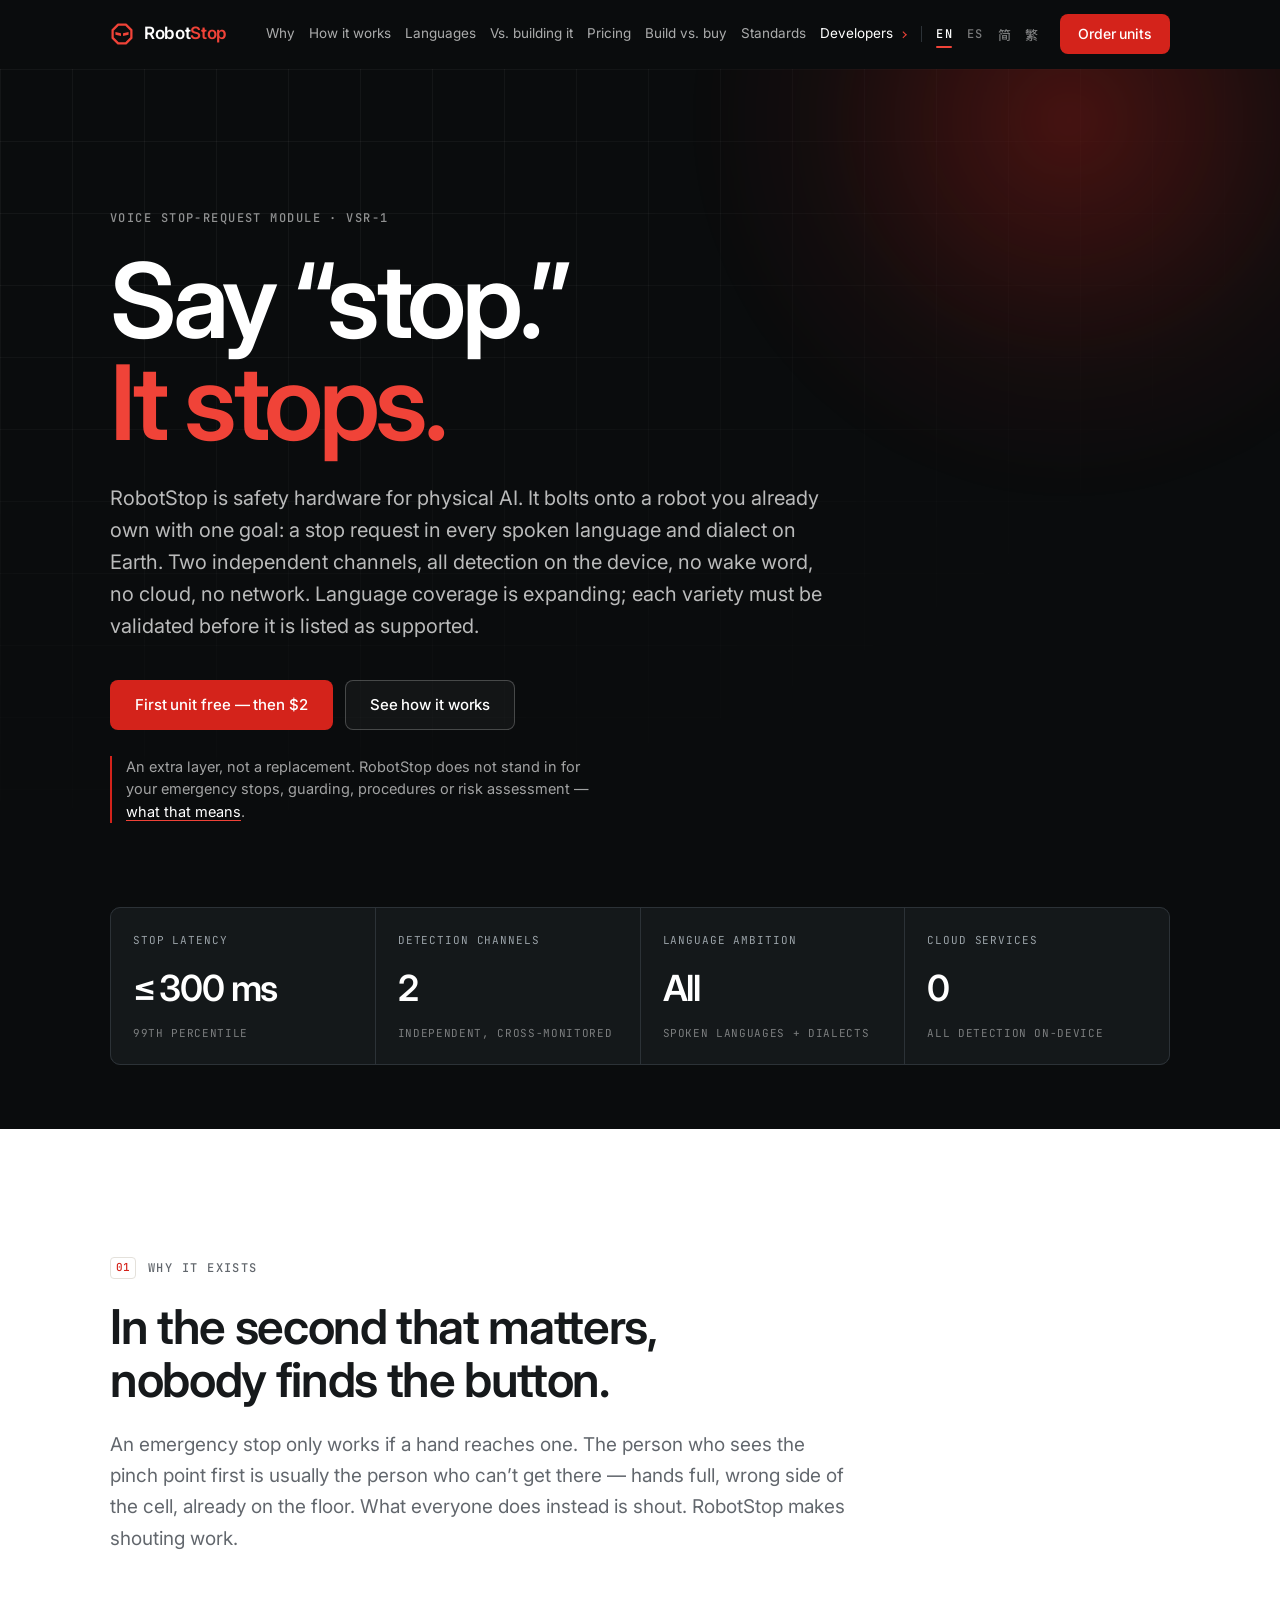
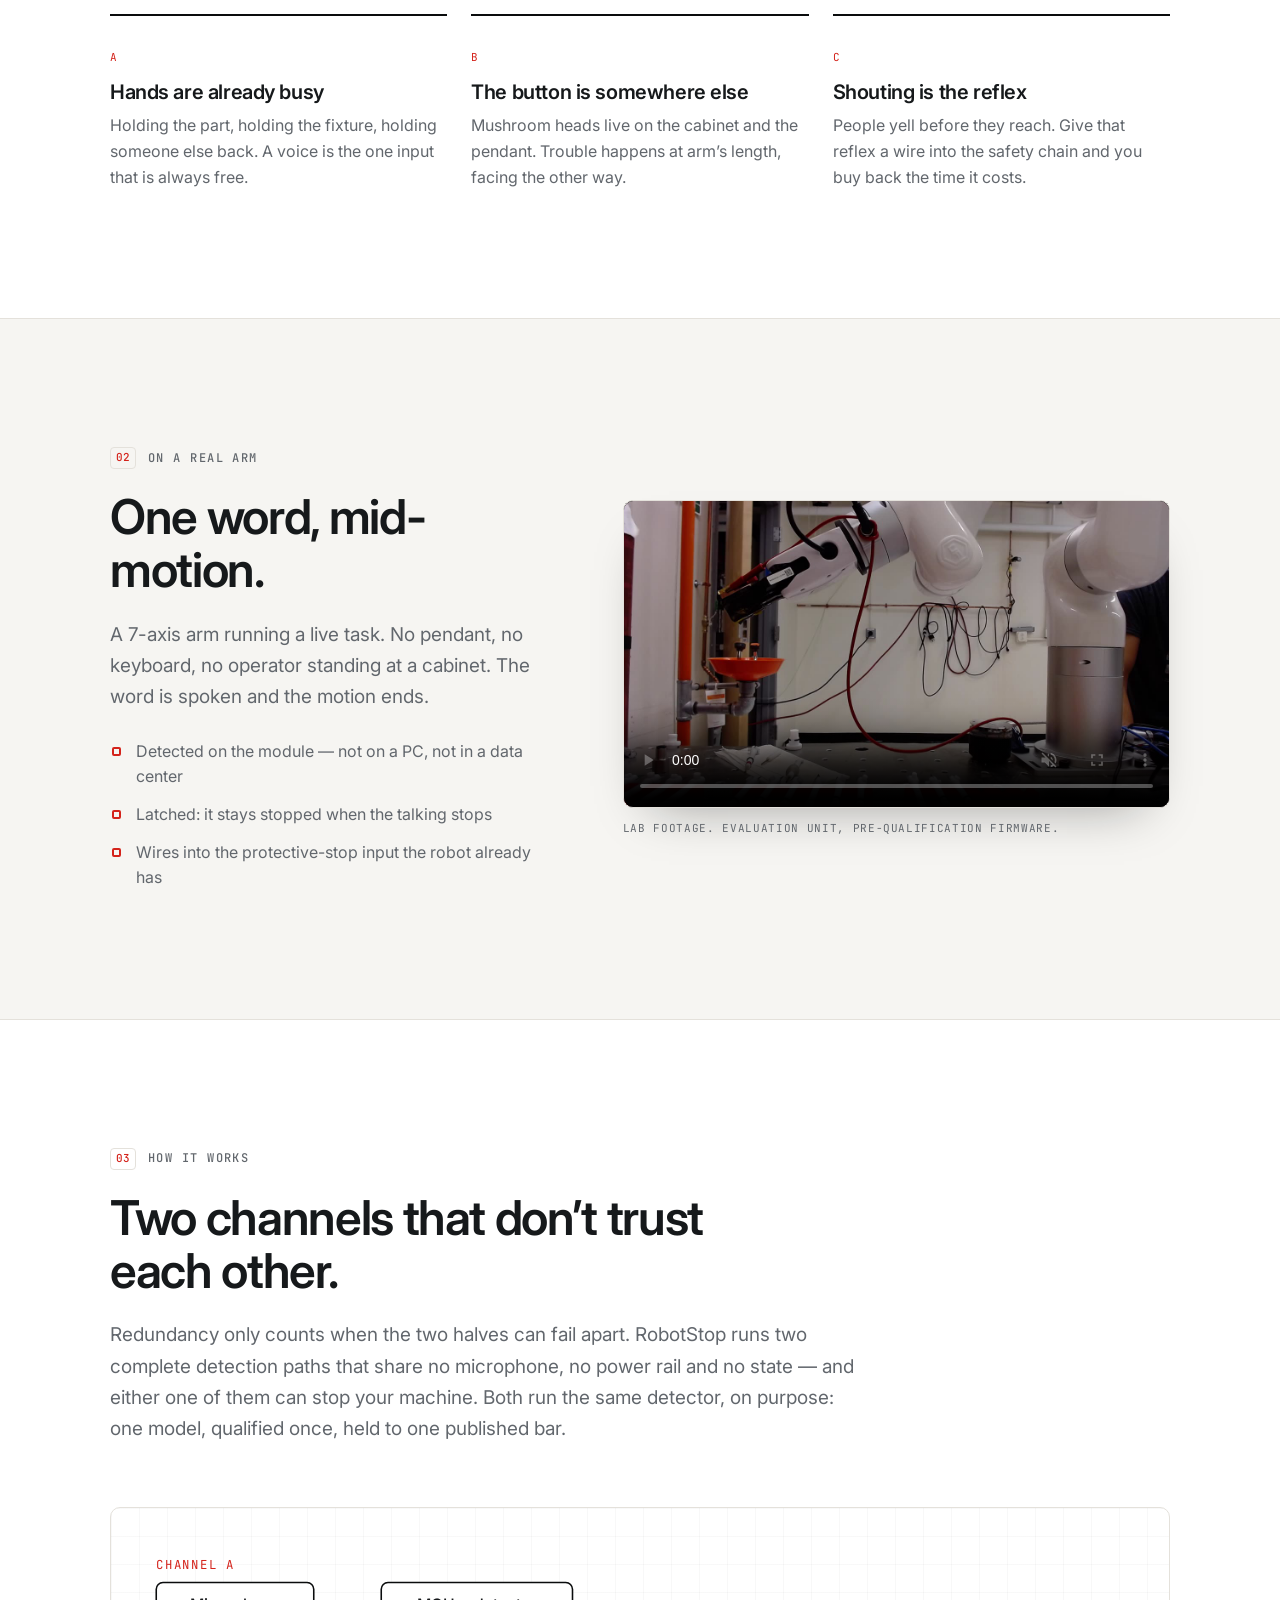
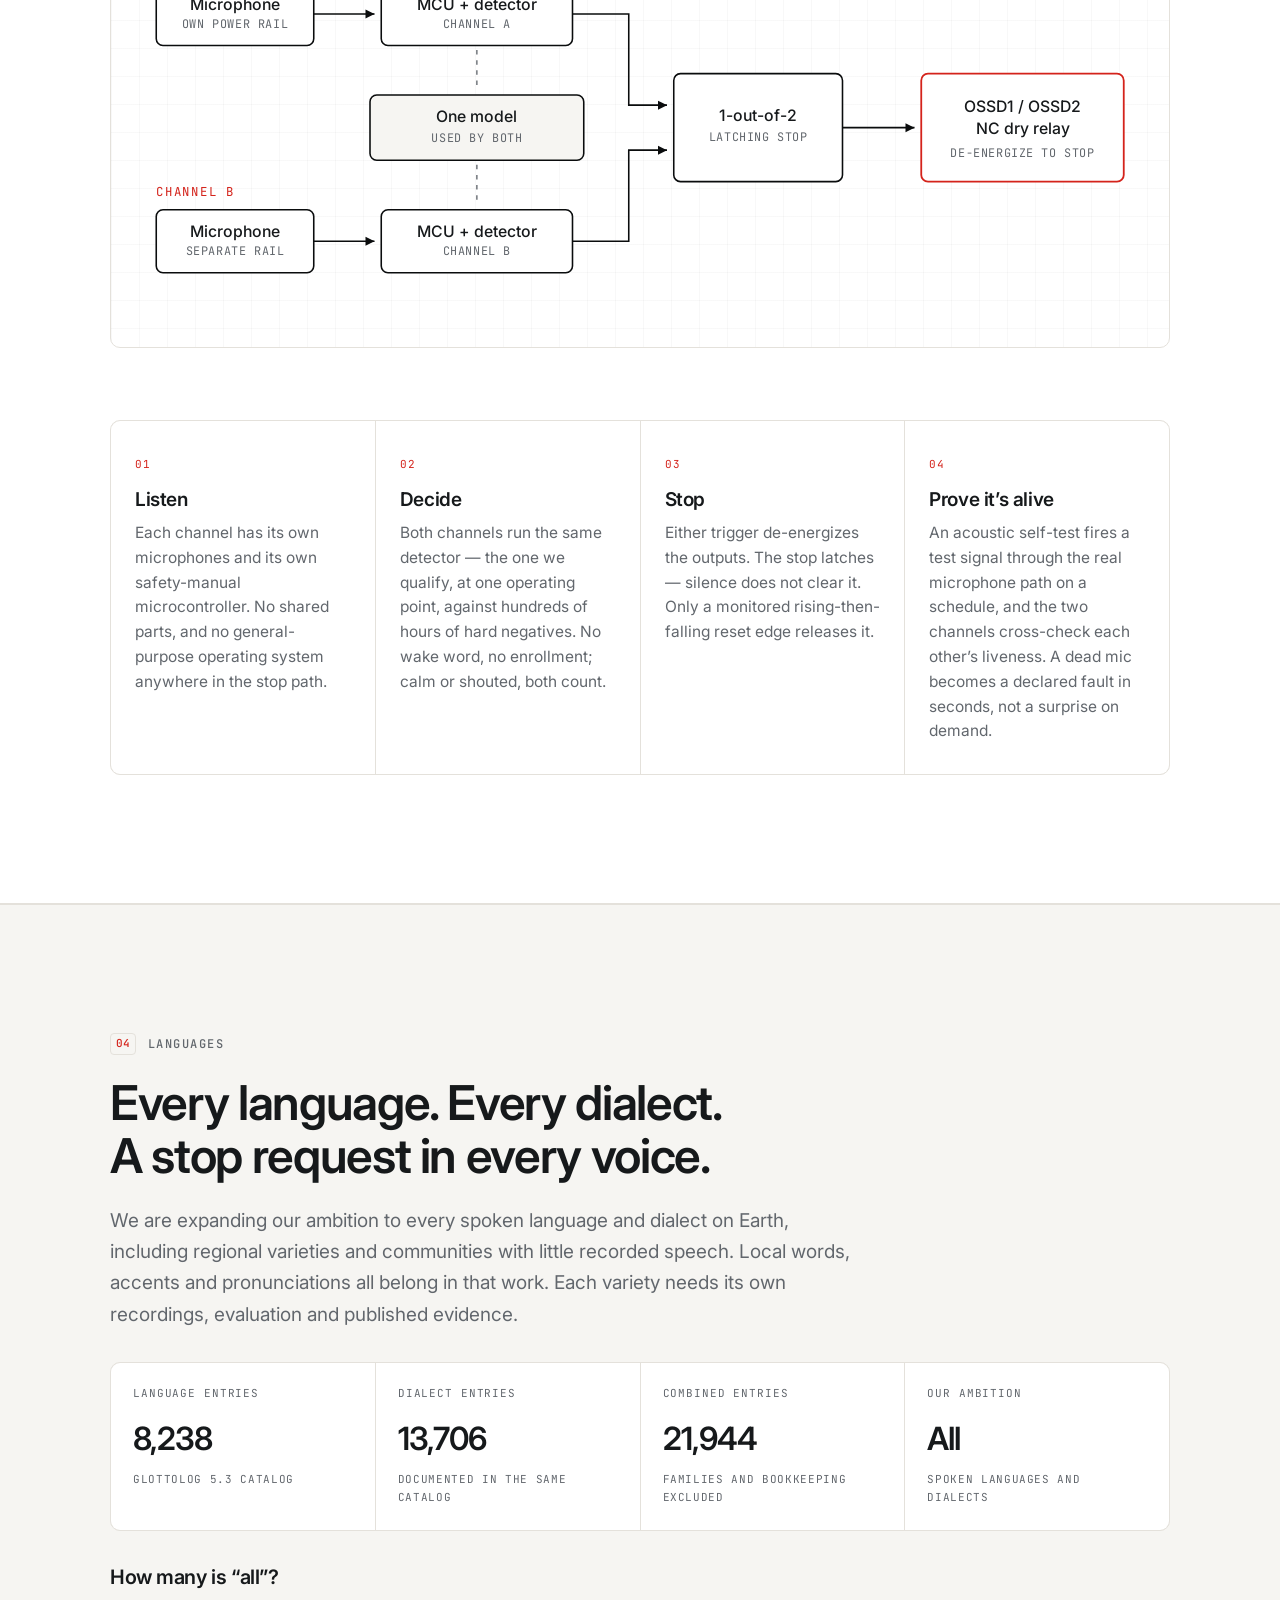
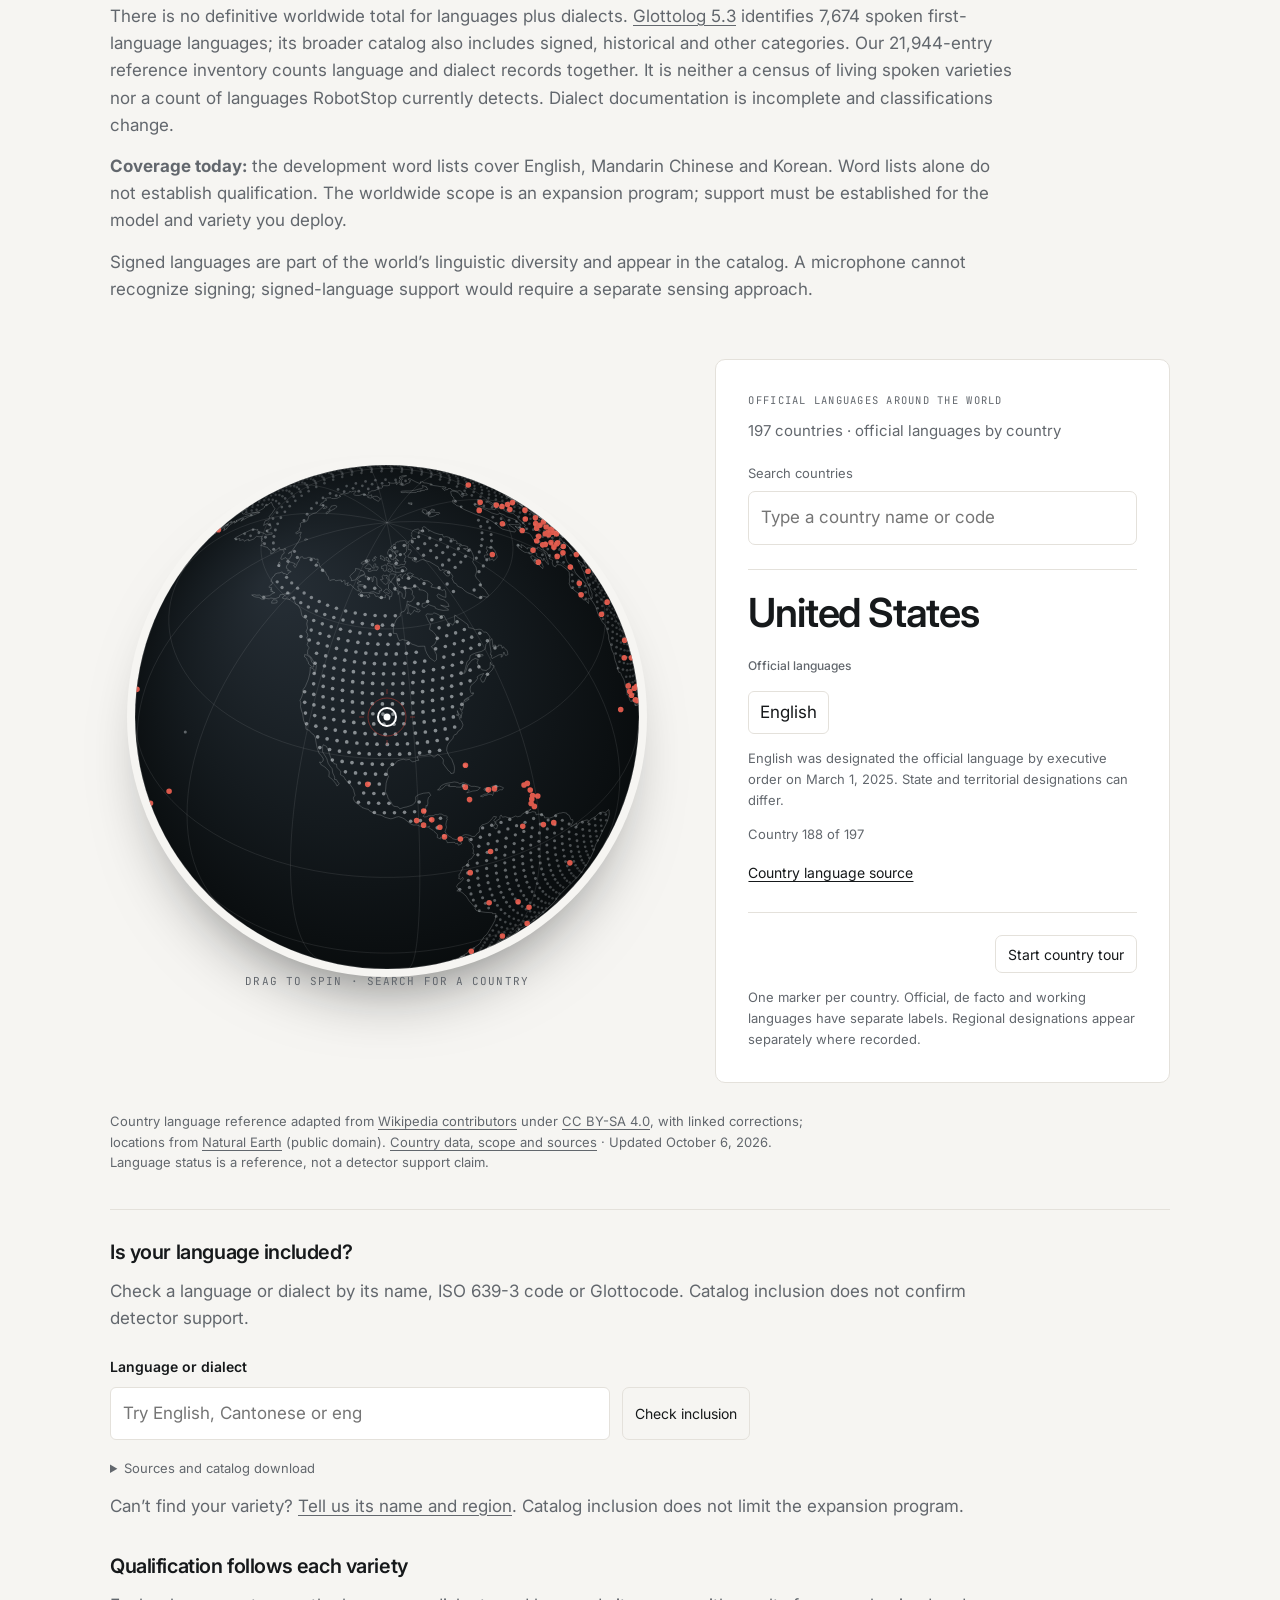
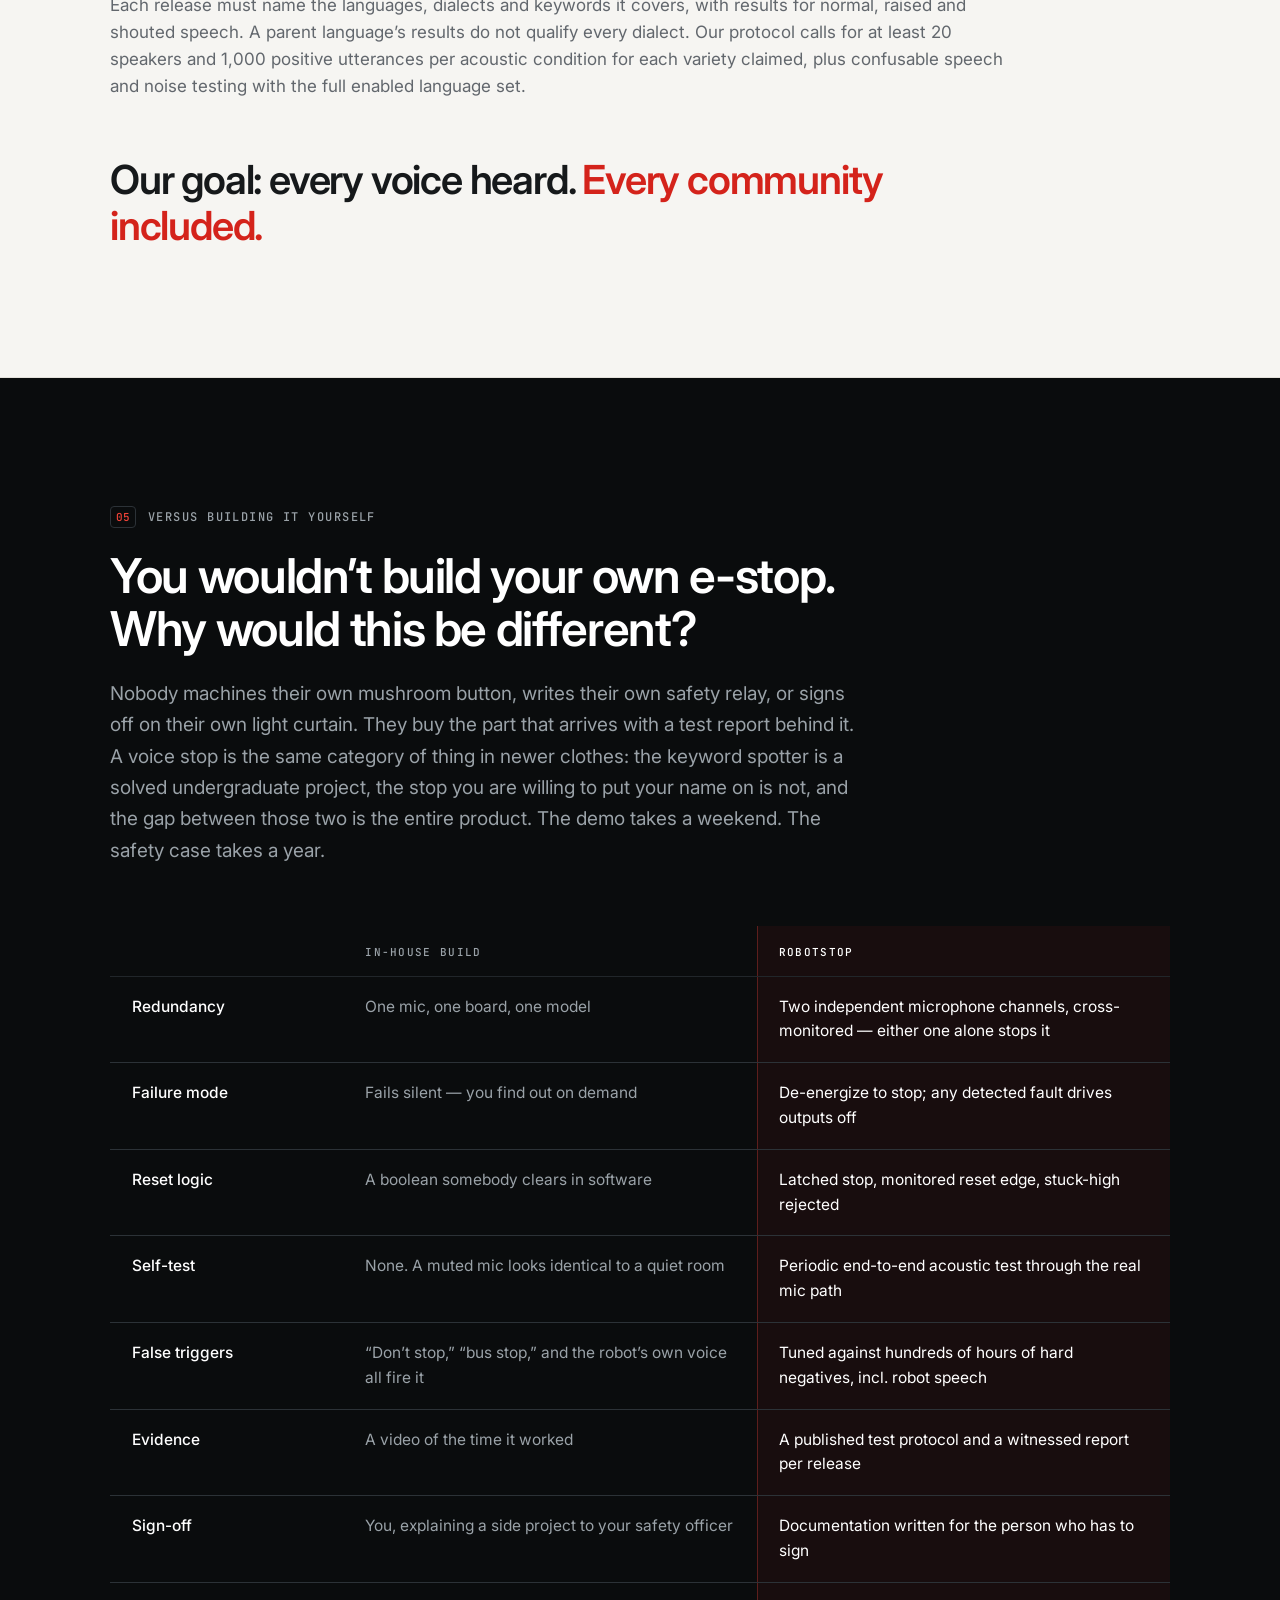
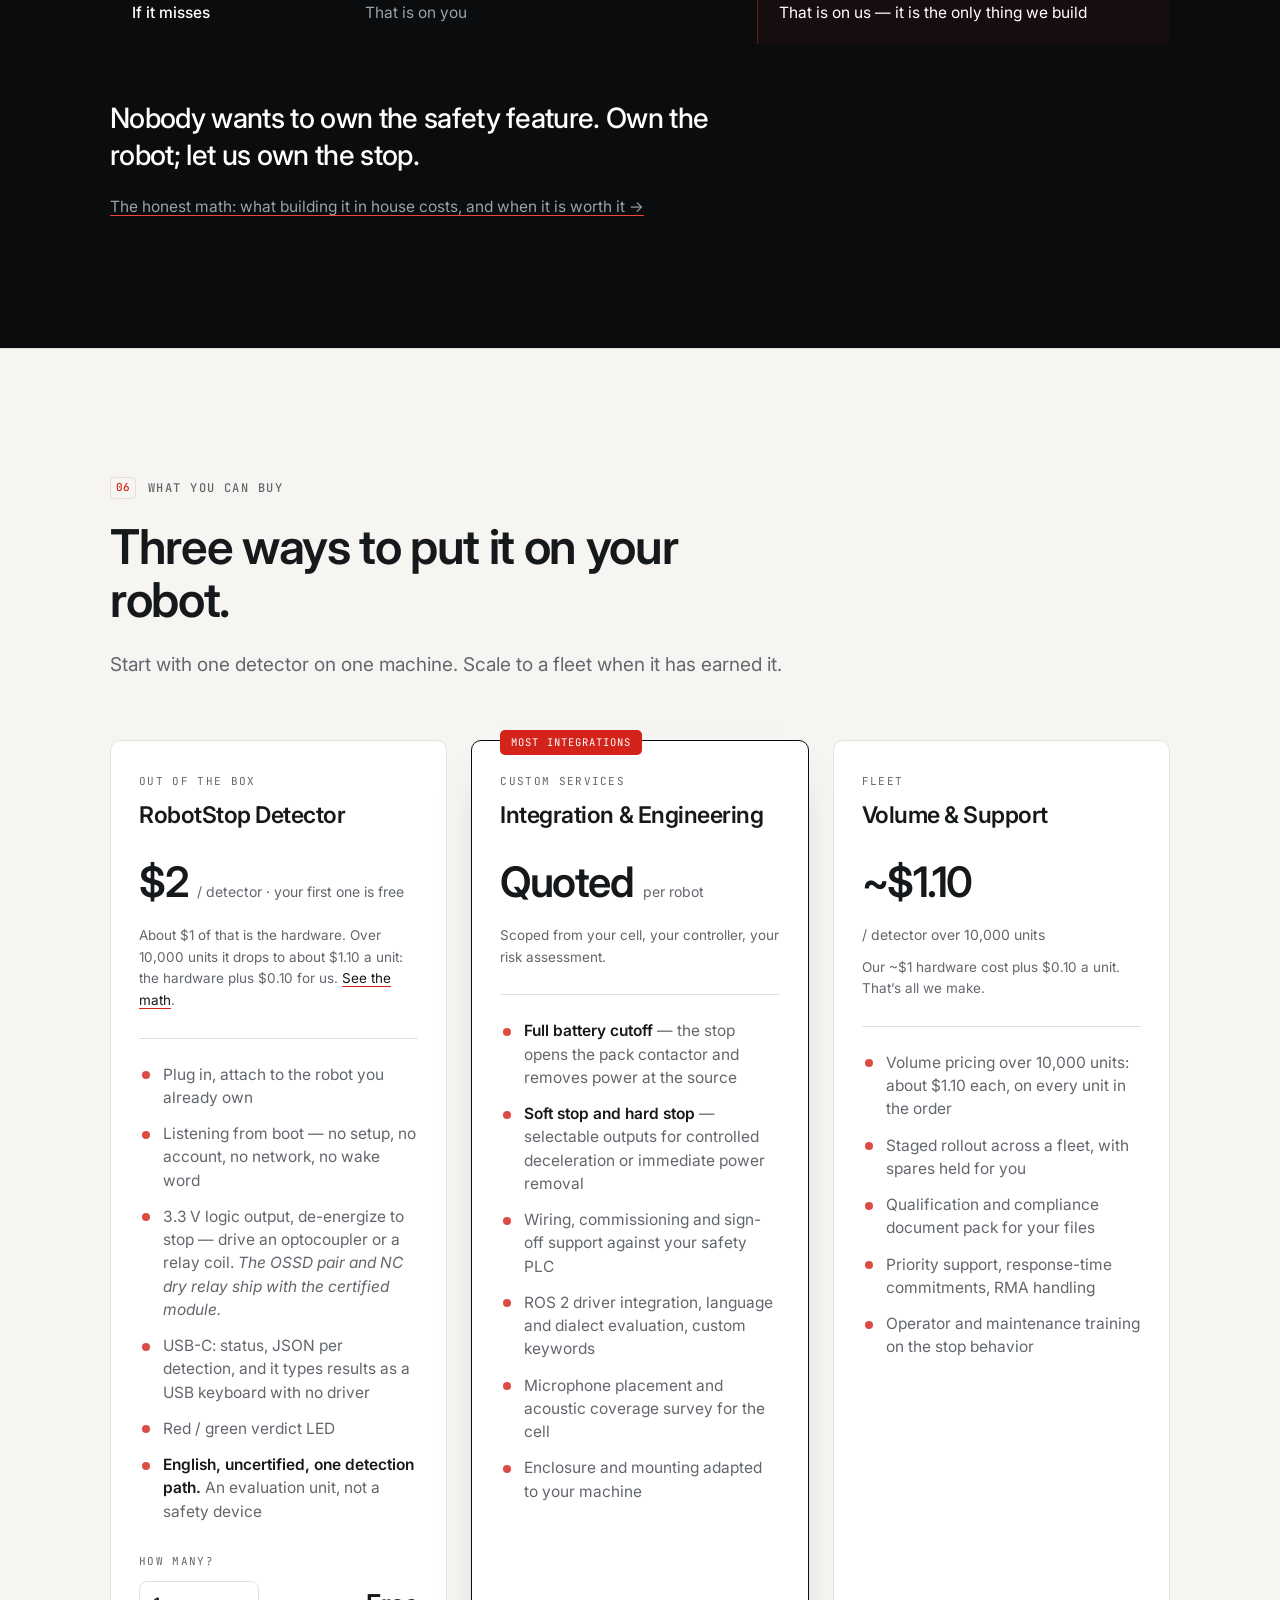
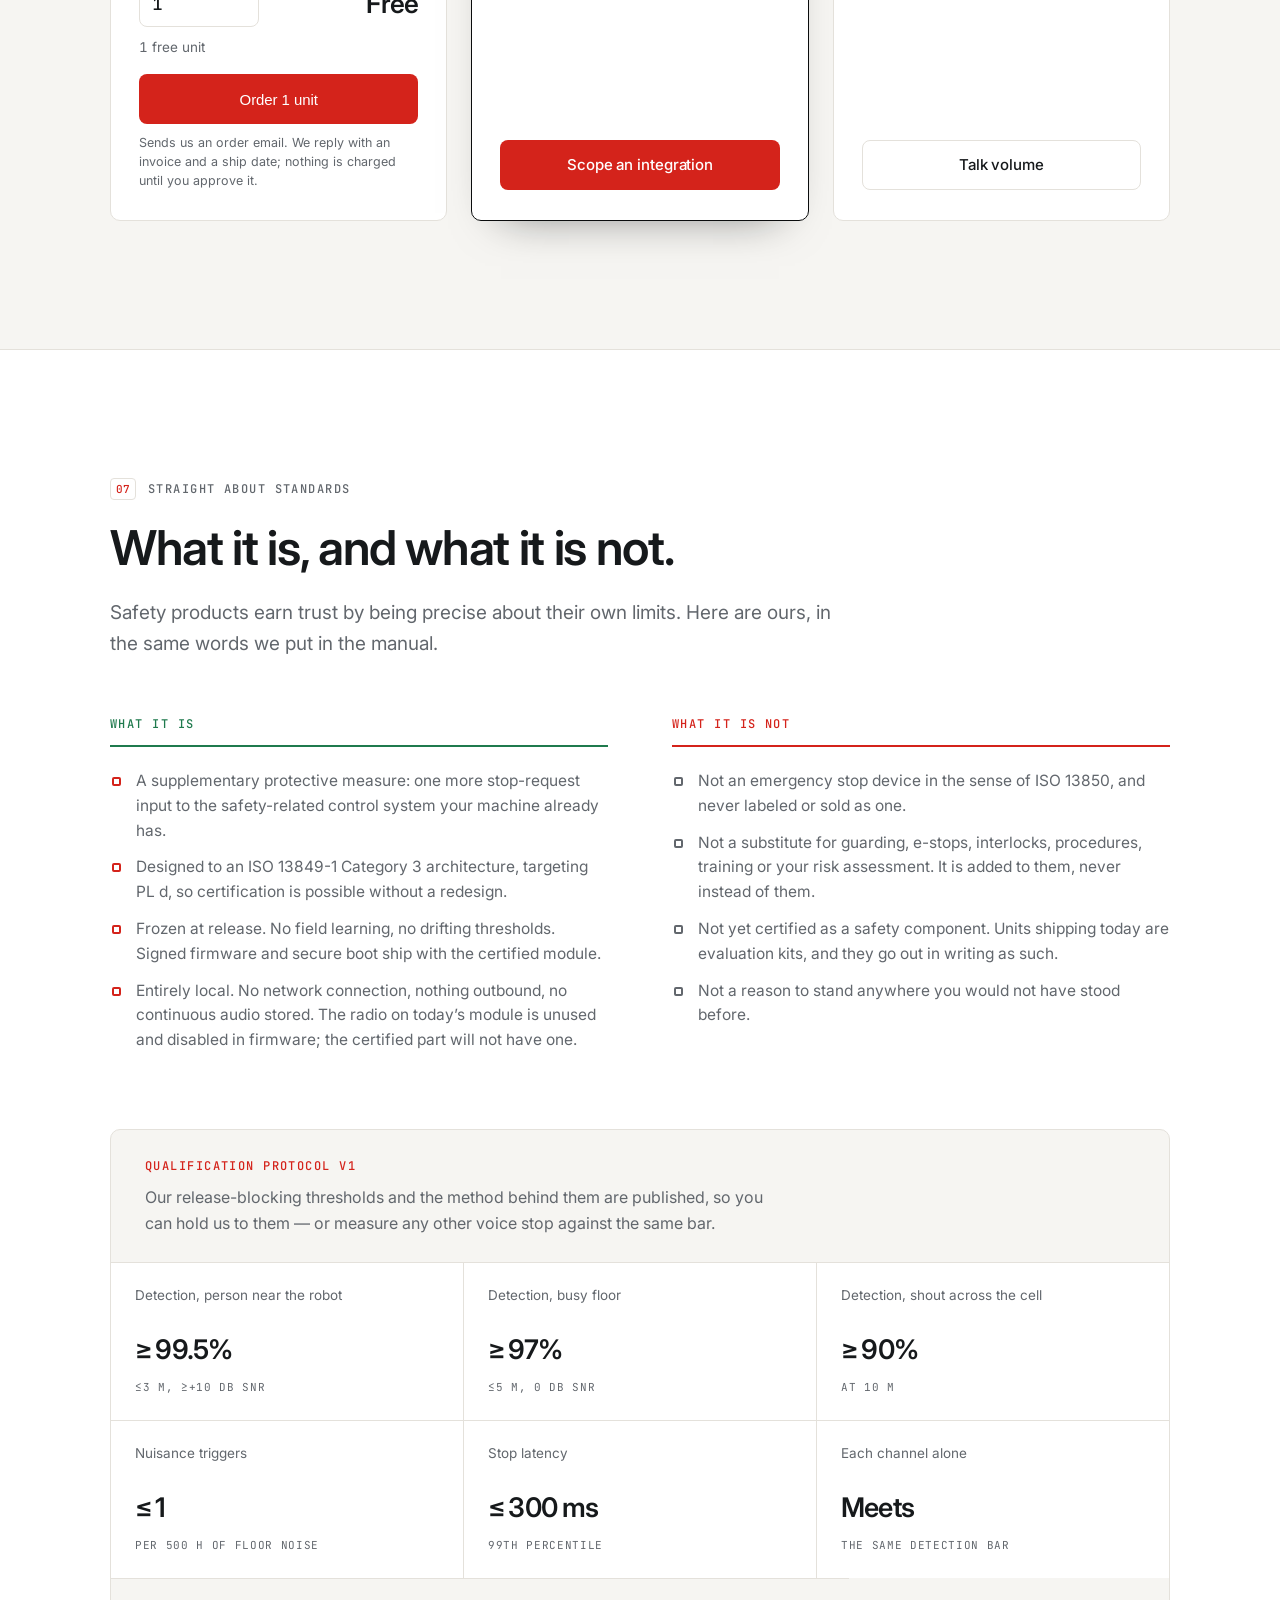
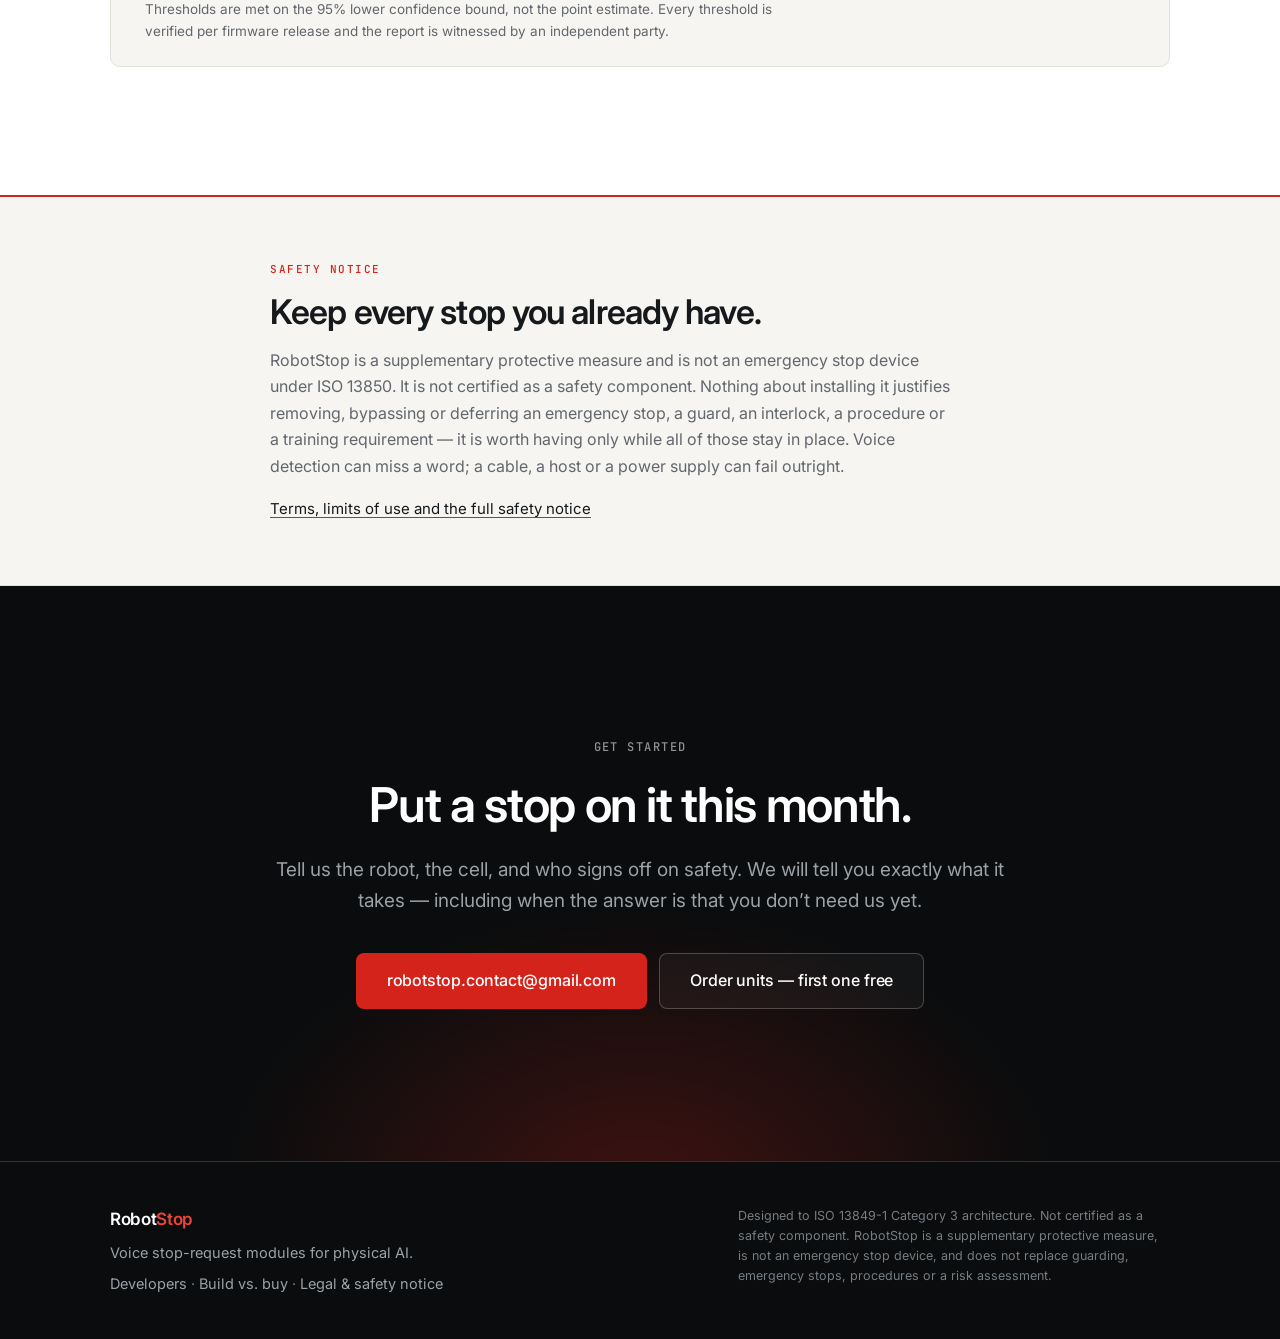
<file: index.html>
<!doctype html>
<html lang="en">
<head>
<meta charset="utf-8">
<meta name="viewport" content="width=device-width, initial-scale=1">
<title>RobotStop — the voice stop for robots you already own</title>
<meta name="description" content="RobotStop is a voice-activated stop-request module that bolts onto a robot you already own. Expanding toward every spoken language and dialect on Earth. Explore the worldwide language catalog. First unit free, then $2 each.">
<meta name="theme-color" content="#0a0c0d">
<link rel="icon" href="favicon.svg" type="image/svg+xml">
<meta property="og:title" content="RobotStop — say stop, it stops">
<meta property="og:description" content="A voice-activated stop-request module for the robot you already own. Our goal: every spoken language and dialect on Earth. Explore the worldwide language catalog and qualification approach.">
<meta property="og:type" content="website">
<link rel="preconnect" href="https://fonts.googleapis.com">
<link rel="preconnect" href="https://fonts.gstatic.com" crossorigin>
<link href="https://fonts.googleapis.com/css2?family=Inter:wght@400;500;600;700&family=JetBrains+Mono:wght@400;500&display=swap" rel="stylesheet">
<link rel="stylesheet" href="styles.css?v=35416bf9c7">
<script src="i18n.js?v=c3d230d2d3"></script>
</head>
<body>

<a class="skip" href="#main">Skip to content</a>

<header class="nav" id="nav">
  <div class="shell nav-inner">
    <a class="brand" href="#top" aria-label="RobotStop home">
      <svg class="brand-mark" viewBox="0 0 32 32" aria-hidden="true">
        <path d="M10.822 3.5 L21.178 3.5 L28.5 10.822 L28.5 21.178 L21.178 28.5 L10.822 28.5 L3.5 21.178 L3.5 10.822 Z" fill="none" stroke="currentColor" stroke-width="3.00" stroke-linejoin="round"/>
        <path d="M7.25 13.464 L14.625 15.161 L14.625 18.536 L7.25 16.839 Z" fill="currentColor"/>
        <path d="M24.75 13.464 L17.375 15.161 L17.375 18.536 L24.75 16.839 Z" fill="currentColor"/>
      </svg>
      <span class="brand-word" translate="no">Robot<span class="brand-word-accent">Stop</span></span>
    </a>
    <nav class="nav-links" aria-label="Sections">
      <a href="#why">Why</a>
      <a href="#how">How it works</a>
      <a href="#languages">Languages</a>
      <a href="#diy">Vs. building it</a>
      <a href="#offerings">Pricing</a>
      <a href="build-vs-buy.html">Build vs. buy</a>
      <a href="#standards">Standards</a>
      <a class="nav-link-alt" href="developers.html">Developers</a>
    </nav>
    <div class="nav-lang" data-lang-picker></div>
    <a class="btn btn-sm btn-primary" href="#offerings">Order units</a>
  </div>
</header>

<main id="main">

<section class="hero" id="top">
  <div class="hero-grid" aria-hidden="true"></div>
  <div class="hero-glow" aria-hidden="true"></div>
  <div class="shell hero-inner">
    <p class="eyebrow">Voice stop-request module &middot; VSR-1</p>
    <h1 class="hero-title">Say &ldquo;stop.&rdquo;<br><span class="hero-title-accent">It stops.</span></h1>
    <p class="hero-sub">
      RobotStop is safety hardware for physical AI. It bolts onto a robot you already own
      with one goal: a stop request in every spoken language and dialect on Earth.
      Two independent channels, all detection on the device, no wake word, no cloud,
      no network. Language coverage is expanding; each variety must be validated before it is listed as supported.
    </p>
    <div class="hero-actions">
      <a class="btn btn-primary" href="#offerings">First unit free &mdash; then $2</a>
      <a class="btn btn-ghost" href="#how">See how it works</a>
    </div>
    <p class="hero-notice">
      An extra layer, not a replacement. RobotStop does not stand in for your
      emergency stops, guarding, procedures or risk assessment &mdash;
      <a href="legal.html">what that means</a>.
    </p>
    <dl class="ticker">
      <div class="ticker-item"><dt>Stop latency</dt><dd>&le;&thinsp;300 ms<span class="unit">99th percentile</span></dd></div>
      <div class="ticker-item"><dt>Detection channels</dt><dd>2<span class="unit">independent, cross-monitored</span></dd></div>
      <div class="ticker-item"><dt>Language ambition</dt><dd>All<span class="unit">spoken languages + dialects</span></dd></div>
      <div class="ticker-item"><dt>Cloud services</dt><dd>0<span class="unit">all detection on-device</span></dd></div>
    </dl>
  </div>
</section>

<section class="section section-problem" id="why">
  <div class="shell">
    <p class="eyebrow eyebrow-num"><span>01</span> Why it exists</p>
    <h2 class="h2">In the second that matters, nobody finds the button.</h2>
    <p class="lede">
      An emergency stop only works if a hand reaches one. The person who sees the pinch point
      first is usually the person who can&rsquo;t get there &mdash; hands full, wrong side of the cell,
      already on the floor. What everyone does instead is shout.
      RobotStop makes shouting work.
    </p>
    <div class="cards cards-3">
      <article class="card card-plain">
        <span class="card-index">A</span>
        <h3>Hands are already busy</h3>
        <p>Holding the part, holding the fixture, holding someone else back. A voice is the one input that is always free.</p>
      </article>
      <article class="card card-plain">
        <span class="card-index">B</span>
        <h3>The button is somewhere else</h3>
        <p>Mushroom heads live on the cabinet and the pendant. Trouble happens at arm&rsquo;s length, facing the other way.</p>
      </article>
      <article class="card card-plain">
        <span class="card-index">C</span>
        <h3>Shouting is the reflex</h3>
        <p>People yell before they reach. Give that reflex a wire into the safety chain and you buy back the time it costs.</p>
      </article>
    </div>
  </div>
</section>

<section class="section section-demo">
  <div class="shell demo-wrap">
    <div class="demo-copy">
      <p class="eyebrow eyebrow-num"><span>02</span> On a real arm</p>
      <h2 class="h2">One word, mid-motion.</h2>
      <p class="lede">
        A 7-axis arm running a live task. No pendant, no keyboard, no operator standing at a
        cabinet. The word is spoken and the motion ends.
      </p>
      <ul class="tick-list">
        <li>Detected on the module &mdash; not on a PC, not in a data center</li>
        <li>Latched: it stays stopped when the talking stops</li>
        <li>Wires into the protective-stop input the robot already has</li>
      </ul>
    </div>
    <figure class="demo-media">
      <video src="media/demo-arm.mp4" poster="media/demo-arm-poster.jpg"
             controls muted loop playsinline preload="metadata"
             aria-label="A robot arm stopping mid-motion when a person says stop"></video>
      <figcaption>Lab footage. Evaluation unit, pre-qualification firmware.</figcaption>
    </figure>
  </div>
</section>

<section class="section section-how" id="how">
  <div class="shell">
    <p class="eyebrow eyebrow-num"><span>03</span> How it works</p>
    <h2 class="h2">Two channels that don&rsquo;t trust each other.</h2>
    <p class="lede">
      Redundancy only counts when the two halves can fail apart. RobotStop runs two complete
      detection paths that share no microphone, no power rail and no state &mdash; and either
      one of them can stop your machine. Both run the same detector, on purpose: one model,
      qualified once, held to one published bar.
    </p>

    <div class="diagram-frame">
      <svg class="diagram" viewBox="0 0 880 330" role="img" aria-label="Block diagram: two microphones on separate power rails feed two processors, one per channel. A single shared model sits between them and is used by both. Either channel's verdict passes through one-out-of-two latching logic to the dual OSSD outputs and the normally closed relay, which de-energize to stop.">
        <g class="dg-label">
          <text x="10" y="24">CHANNEL A</text>
          <text x="10" y="226">CHANNEL B</text>
        </g>
        <g class="dg-box">
          <rect x="10" y="36" width="140" height="56" rx="6"/>
          <rect x="10" y="238" width="140" height="56" rx="6"/>
          <rect x="210" y="36" width="170" height="56" rx="6"/>
          <rect x="210" y="238" width="170" height="56" rx="6"/>
          <rect x="470" y="117" width="150" height="96" rx="6"/>
        </g>
        <g class="dg-box dg-box-shared">
          <rect x="200" y="136" width="190" height="58" rx="6"/>
        </g>
        <g class="dg-box dg-box-accent">
          <rect x="690" y="117" width="180" height="96" rx="6"/>
        </g>
        <g class="dg-text">
          <text x="80" y="60">Microphone</text>
          <text x="80" y="76" class="dg-sub">own power rail</text>
          <text x="80" y="262">Microphone</text>
          <text x="80" y="278" class="dg-sub">separate rail</text>
          <text x="295" y="60">MCU + detector</text>
          <text x="295" y="76" class="dg-sub">channel A</text>
          <text x="295" y="262">MCU + detector</text>
          <text x="295" y="278" class="dg-sub">channel B</text>
          <text x="295" y="160">One model</text>
          <text x="295" y="178" class="dg-sub">used by both</text>
          <text x="545" y="159">1-out-of-2</text>
          <text x="545" y="177" class="dg-sub">latching stop</text>
          <text x="780" y="151">OSSD1 / OSSD2</text>
          <text x="780" y="171">NC dry relay</text>
          <text x="780" y="191" class="dg-sub">de-energize to stop</text>
        </g>
        <g class="dg-line">
          <path d="M150 64 H204"/>
          <path d="M150 266 H204"/>
          <path d="M380 64 H430 V145 H464"/>
          <path d="M380 266 H430 V185 H464"/>
          <path d="M620 165 H684"/>
        </g>
        <g class="dg-line dg-line-dash">
          <path d="M295 96 V132"/>
          <path d="M295 198 V234"/>
        </g>
        <g class="dg-arrow">
          <path d="M204 64 l-8 -4 v8 z"/>
          <path d="M204 266 l-8 -4 v8 z"/>
          <path d="M464 145 l-8 -4 v8 z"/>
          <path d="M464 185 l-8 -4 v8 z"/>
          <path d="M684 165 l-8 -4 v8 z"/>
        </g>
      </svg>
    </div>

    <ol class="steps">
      <li>
        <span class="step-n">01</span>
        <h3>Listen</h3>
        <p>Each channel has its own microphones and its own safety-manual microcontroller. No shared parts, and no general-purpose operating system anywhere in the stop path.</p>
      </li>
      <li>
        <span class="step-n">02</span>
        <h3>Decide</h3>
        <p>Both channels run the same detector &mdash; the one we qualify, at one operating point, against hundreds of hours of hard negatives. No wake word, no enrollment; calm or shouted, both count.</p>
      </li>
      <li>
        <span class="step-n">03</span>
        <h3>Stop</h3>
        <p>Either trigger de-energizes the outputs. The stop latches &mdash; silence does not clear it. Only a monitored rising-then-falling reset edge releases it.</p>
      </li>
      <li>
        <span class="step-n">04</span>
        <h3>Prove it&rsquo;s alive</h3>
        <p>An acoustic self-test fires a test signal through the real microphone path on a schedule, and the two channels cross-check each other&rsquo;s liveness. A dead mic becomes a declared fault in seconds, not a surprise on demand.</p>
      </li>
    </ol>
  </div>
</section>

<section class="section section-globe" id="languages">
  <div class="shell">
    <p class="eyebrow eyebrow-num"><span>04</span> Languages</p>
    <h2 class="h2">Every language. Every dialect.<br>A stop request in every voice.</h2>
    <p class="lede">
      We are expanding our ambition to every spoken language and dialect on Earth,
      including regional varieties and communities with little recorded speech.
      Local words, accents and pronunciations all belong in that work.
      Each variety needs its own recordings, evaluation and published evidence.
    </p>
    <dl class="globe-stats language-counts">
      <div><dt>Language entries</dt><dd>8,238<span class="unit">Glottolog 5.3 catalog</span></dd></div>
      <div><dt>Dialect entries</dt><dd>13,706<span class="unit">documented in the same catalog</span></dd></div>
      <div><dt>Combined entries</dt><dd>21,944<span class="unit">families and bookkeeping excluded</span></dd></div>
      <div><dt>Our ambition</dt><dd>All<span class="unit">spoken languages and dialects</span></dd></div>
    </dl>
    <div class="language-notes">
      <h3>How many is &ldquo;all&rdquo;?</h3>
      <p>There is no definitive worldwide total for languages plus dialects.
        <a href="https://glottolog.org/glottolog/glottologinformation">Glottolog 5.3</a>
        identifies 7,674 spoken first-language languages; its broader catalog also includes
        signed, historical and other categories. Our 21,944-entry reference inventory counts
        language and dialect records together. It is neither a census of living spoken varieties
        nor a count of languages RobotStop currently detects. Dialect documentation is incomplete
        and classifications change.</p>
      <p><strong>Coverage today:</strong> the development word lists cover English, Mandarin Chinese
        and Korean. Word lists alone do not establish qualification. The worldwide scope is an
        expansion program; support must be established for the model and variety you deploy.</p>
      <p>Signed languages are part of the world&rsquo;s linguistic diversity and appear in the
        catalog. A microphone cannot recognize signing; signed-language support would require a
        separate sensing approach.</p>
    </div>

    <div class="globe-wrap" id="globe">
      <div class="globe-stage">
        <canvas id="globe-canvas" data-i18n-dynamic tabindex="0" role="img"
                aria-label="Country globe. United States: English. Enable JavaScript to explore every country."></canvas>
        <p class="globe-hint"><span>Drag to spin &middot; search for a country</span></p>
      </div>
      <div class="globe-panel">
        <p class="globe-chips-label">Official languages around the world</p>
        <p class="globe-coverage" id="globe-coverage" data-i18n-dynamic>197 countries &middot; official languages by country</p>
        <label class="country-picker-label" for="globe-country-search">Search countries</label>
        <input type="search" id="globe-country-search" class="country-picker"
               placeholder="Type a country name or code" autocomplete="off" spellcheck="false"
               aria-controls="globe-country-results" aria-describedby="globe-search-status" disabled>
        <ul id="globe-country-results" class="country-search-results" data-i18n-dynamic hidden></ul>
        <p id="globe-search-status" class="country-search-status" role="status" data-i18n-dynamic></p>
        <div class="globe-read country-read" aria-live="polite" aria-atomic="true">
          <h3 class="country-name" id="globe-country" data-i18n-dynamic>United States</h3>
          <div id="globe-language-groups" class="country-language-groups" data-i18n-dynamic>
            <div><h4>Official languages</h4><ul class="country-language-list"><li>English</li></ul></div>
          </div>
          <p class="globe-note" id="globe-notes" data-i18n-dynamic></p>
          <p class="globe-position" id="globe-position" data-i18n-dynamic></p>
        </div>
        <details class="country-regional" id="globe-regional" hidden>
          <summary>Regional designations in the reference</summary>
          <ul id="globe-regional-list" lang="en" data-i18n-dynamic></ul>
        </details>
        <p class="globe-source"><a id="globe-source" data-i18n-dynamic href="country-languages.json">Country language source</a></p>
        <div class="globe-controls">
          <button type="button" class="globe-btn globe-btn-wide" id="globe-tour" data-i18n-dynamic aria-pressed="false" disabled>Start country tour</button>
        </div>
        <p class="globe-note">One marker per country. Official, de facto and working languages have
          separate labels. Regional designations appear separately where recorded.</p>
      </div>
    </div>
    <p class="catalog-source country-attribution">Country language reference adapted from
      <a href="https://en.wikipedia.org/w/index.php?title=List_of_official_languages_by_country_and_territory&amp;oldid=1377657223">Wikipedia contributors</a>
      under <a href="https://creativecommons.org/licenses/by-sa/4.0/">CC BY-SA 4.0</a>, with linked corrections;
      locations from <a href="https://www.naturalearthdata.com/about/terms-of-use/">Natural Earth</a> (public domain).
      <a href="country-languages.json" download>Country data, scope and sources</a> &middot; Updated October 6, 2026.
      Language status is a reference, not a detector support claim.</p>

    <div class="language-catalog" id="language-catalog">
      <h3>Is your language included?</h3>
      <p>Check a language or dialect by its name, ISO 639-3 code or Glottocode.
        Catalog inclusion does not confirm detector support.</p>
      <form class="language-lookup" id="language-lookup" hidden>
        <label for="language-search">Language or dialect</label>
        <div class="language-lookup-controls">
          <input type="search" id="language-search" placeholder="Try English, Cantonese or eng"
                 aria-controls="catalog-status" autocomplete="off" required>
          <button type="submit" class="globe-btn">Check inclusion</button>
        </div>
      </form>
      <p id="catalog-status" class="language-lookup-status" data-i18n-dynamic role="status" aria-atomic="true" hidden></p>
      <noscript><p>Enable JavaScript to check language inclusion, or download the catalog below.</p></noscript>
      <details class="language-sources">
        <summary>Sources and catalog download</summary>
      <p class="catalog-source">Source: Hammarstr&ouml;m, Forkel, Haspelmath &amp; Bank,
        <a href="https://glottolog.org/meta/downloads">Glottolog 5.3</a> (2026),
        <a href="https://creativecommons.org/licenses/by/4.0/">CC BY 4.0</a>.
        Filtered and reformatted; retrieved October 6, 2026.
        <a href="language-catalog.csv" download>Download all 21,944 entries (CSV)</a> &middot;
        <a href="language-catalog-source.json">Count method and attribution</a>.</p>
      </details>
      <p>Can&rsquo;t find your variety? <a href="mailto:robotstop.contact@gmail.com?subject=Language%20or%20dialect%20coverage">Tell us its name and region</a>.
        Catalog inclusion does not limit the expansion program.</p>
    </div>
    <div class="language-notes">
      <h3>Qualification follows each variety</h3>
      <p>Each release must name the languages, dialects and keywords it covers, with results
        for normal, raised and shouted speech. A parent language&rsquo;s results do not qualify
        every dialect. Our protocol calls for at least 20 speakers and 1,000 positive utterances
        per acoustic condition for each variety claimed, plus confusable speech and noise testing
        with the full enabled language set.</p>
    </div>

    <p class="kicker kicker-dark kicker-big">
      Our goal: every voice heard.
      <span class="kicker-accent">Every community included.</span>
    </p>
  </div>
</section>

<section class="section section-diy" id="diy">
  <div class="shell">
    <p class="eyebrow eyebrow-num eyebrow-invert"><span>05</span> Versus building it yourself</p>
    <h2 class="h2">You wouldn&rsquo;t build your own <span class="nowrap">e-stop.</span> Why would this be different?</h2>
    <p class="lede lede-invert">
      Nobody machines their own mushroom button, writes their own safety relay, or signs off on
      their own light curtain. They buy the part that arrives with a test report behind it. A
      voice stop is the same category of thing in newer clothes: the keyword spotter is a solved
      undergraduate project, the stop you are willing to put your name on is not, and the gap
      between those two is the entire product. The demo takes a weekend. The safety case takes a
      year.
    </p>

    <div class="table-wrap">
      <table class="compare">
        <caption class="sr-only">Comparison of an in-house build against RobotStop</caption>
        <thead>
          <tr>
            <th scope="col">&nbsp;</th>
            <th scope="col">In-house build</th>
            <th scope="col" class="col-us">RobotStop</th>
          </tr>
        </thead>
        <tbody>
          <tr>
            <th scope="row">Redundancy</th>
            <td data-label="In-house build">One mic, one board, one model</td>
            <td class="col-us" data-label="RobotStop">Two independent microphone channels, cross-monitored &mdash; either one alone stops it</td>
          </tr>
          <tr>
            <th scope="row">Failure mode</th>
            <td data-label="In-house build">Fails silent &mdash; you find out on demand</td>
            <td class="col-us" data-label="RobotStop">De-energize to stop; any detected fault drives outputs off</td>
          </tr>
          <tr>
            <th scope="row">Reset logic</th>
            <td data-label="In-house build">A boolean somebody clears in software</td>
            <td class="col-us" data-label="RobotStop">Latched stop, monitored reset edge, stuck-high rejected</td>
          </tr>
          <tr>
            <th scope="row">Self-test</th>
            <td data-label="In-house build">None. A muted mic looks identical to a quiet room</td>
            <td class="col-us" data-label="RobotStop">Periodic end-to-end acoustic test through the real mic path</td>
          </tr>
          <tr>
            <th scope="row">False triggers</th>
            <td data-label="In-house build">&ldquo;Don&rsquo;t stop,&rdquo; &ldquo;bus stop,&rdquo; and the robot&rsquo;s own voice all fire it</td>
            <td class="col-us" data-label="RobotStop">Tuned against hundreds of hours of hard negatives, incl. robot speech</td>
          </tr>
          <tr>
            <th scope="row">Evidence</th>
            <td data-label="In-house build">A video of the time it worked</td>
            <td class="col-us" data-label="RobotStop">A published test protocol and a witnessed report per release</td>
          </tr>
          <tr>
            <th scope="row">Sign-off</th>
            <td data-label="In-house build">You, explaining a side project to your safety officer</td>
            <td class="col-us" data-label="RobotStop">Documentation written for the person who has to sign</td>
          </tr>
          <tr>
            <th scope="row">If it misses</th>
            <td data-label="In-house build">That is on you</td>
            <td class="col-us" data-label="RobotStop">That is on us &mdash; it is the only thing we build</td>
          </tr>
        </tbody>
      </table>
    </div>

    <p class="kicker">Nobody wants to own the safety feature. Own the robot; let us own the stop.</p>
    <p class="diy-more"><a href="build-vs-buy.html">The honest math: what building it in house costs, and when it is worth it &rarr;</a></p>
  </div>
</section>

<section class="section section-offerings" id="offerings">
  <div class="shell">
    <p class="eyebrow eyebrow-num"><span>06</span> What you can buy</p>
    <h2 class="h2">Three ways to put it on your robot.</h2>
    <p class="lede">Start with one detector on one machine. Scale to a fleet when it has earned it.</p>

    <div class="cards cards-3 cards-price">
      <article class="card card-price">
        <header>
          <p class="price-tag">Out of the box</p>
          <h3>RobotStop Detector</h3>
          <p class="price"><span class="price-num">$2</span><span class="price-unit">/ detector &middot; your first one is free</span></p>
          <p class="price-note">About $1 of that is the hardware. Over 10,000 units it drops to about $1.10 a unit: the hardware plus $0.10 for us. <a class="price-link" href="build-vs-buy.html">See the math</a>.</p>
        </header>
        <ul class="feat">
          <li>Plug in, attach to the robot you already own</li>
          <li>Listening from boot &mdash; no setup, no account, no network, no wake word</li>
          <li>3.3&thinsp;V logic output, de-energize to stop &mdash; drive an optocoupler or a relay coil. <em>The OSSD pair and NC dry relay ship with the certified module.</em></li>
          <li>USB-C: status, JSON per detection, and it types results as a USB keyboard with no driver</li>
          <li>Red / green verdict LED</li>
          <li><strong>English, uncertified, one detection path.</strong> An evaluation unit, not a safety device</li>
        </ul>
        <form class="order" id="order" action="mailto:robotstop.contact@gmail.com" method="get">
          <label class="order-label" for="order-qty">How many?</label>
          <div class="order-row">
            <input class="order-qty" id="order-qty" type="number" name="qty" min="1" max="1000000" step="1" value="1" inputmode="numeric">
            <output class="order-total" id="order-total" data-i18n-dynamic for="order-qty" aria-live="polite">Free</output>
          </div>
          <p class="order-math" id="order-math" data-i18n-dynamic>1 free unit</p>
          <input type="hidden" name="subject" value="RobotStop order">
          <button class="btn btn-primary" type="submit" id="order-btn" data-i18n-dynamic>Order 1 unit</button>
          <p class="order-fine">Sends us an order email. We reply with an invoice and a ship date; nothing is charged until you approve it.</p>
        </form>
      </article>

      <article class="card card-price card-feature">
        <span class="ribbon">Most integrations</span>
        <header>
          <p class="price-tag">Custom services</p>
          <h3>Integration &amp; Engineering</h3>
          <p class="price"><span class="price-num">Quoted</span><span class="price-unit">per robot</span></p>
          <p class="price-note">Scoped from your cell, your controller, your risk assessment.</p>
        </header>
        <ul class="feat">
          <li><strong>Full battery cutoff</strong> &mdash; the stop opens the pack contactor and removes power at the source</li>
          <li><strong>Soft stop and hard stop</strong> &mdash; selectable outputs for controlled deceleration or immediate power removal</li>
          <li>Wiring, commissioning and sign-off support against your safety PLC</li>
          <li>ROS 2 driver integration, language and dialect evaluation, custom keywords</li>
          <li>Microphone placement and acoustic coverage survey for the cell</li>
          <li>Enclosure and mounting adapted to your machine</li>
        </ul>
        <a class="btn btn-primary" href="#contact">Scope an integration</a>
      </article>

      <article class="card card-price">
        <header>
          <p class="price-tag">Fleet</p>
          <h3>Volume &amp; Support</h3>
          <p class="price"><span class="price-num">~$1.10</span><span class="price-unit">/ detector over 10,000 units</span></p>
          <p class="price-note">Our ~$1 hardware cost plus $0.10 a unit. That&rsquo;s all we make.</p>
        </header>
        <ul class="feat">
          <li>Volume pricing over 10,000 units: about $1.10 each, on every unit in the order</li>
          <li>Staged rollout across a fleet, with spares held for you</li>
          <li>Qualification and compliance document pack for your files</li>
          <li>Priority support, response-time commitments, RMA handling</li>
          <li>Operator and maintenance training on the stop behavior</li>
        </ul>
        <a class="btn btn-outline" href="#contact">Talk volume</a>
      </article>
    </div>
  </div>
</section>

<section class="section section-standards" id="standards">
  <div class="shell">
    <p class="eyebrow eyebrow-num"><span>07</span> Straight about standards</p>
    <h2 class="h2">What it is, and what it is not.</h2>
    <p class="lede">
      Safety products earn trust by being precise about their own limits. Here are ours,
      in the same words we put in the manual.
    </p>

    <div class="split">
      <div class="split-col">
        <h3 class="split-h split-h-yes">What it is</h3>
        <ul class="tick-list">
          <li>A supplementary protective measure: one more stop-request input to the safety-related control system your machine already has.</li>
          <li>Designed to an ISO 13849-1 Category 3 architecture, targeting PL d, so certification is possible without a redesign.</li>
          <li>Frozen at release. No field learning, no drifting thresholds. Signed firmware and secure boot ship with the certified module.</li>
          <li>Entirely local. No network connection, nothing outbound, no continuous audio stored. The radio on today&rsquo;s module is unused and disabled in firmware; the certified part will not have one.</li>
        </ul>
      </div>
      <div class="split-col">
        <h3 class="split-h split-h-no">What it is not</h3>
        <ul class="tick-list tick-list-no">
          <li>Not an emergency stop device in the sense of ISO 13850, and never labeled or sold as one.</li>
          <li>Not a substitute for guarding, e-stops, interlocks, procedures, training or your risk assessment. It is added to them, never instead of them.</li>
          <li>Not yet certified as a safety component. Units shipping today are evaluation kits, and they go out in writing as such.</li>
          <li>Not a reason to stand anywhere you would not have stood before.</li>
        </ul>
      </div>
    </div>

    <div class="protocol">
      <div class="protocol-head">
        <h3>Qualification protocol v1</h3>
        <p>Our release-blocking thresholds and the method behind them are published, so you can hold us to them &mdash; or measure any other voice stop against the same bar.</p>
      </div>
      <dl class="protocol-grid">
        <div><dt>Detection, person near the robot</dt><dd>&ge;&thinsp;99.5%<span class="unit">&le;3 m, &ge;+10 dB SNR</span></dd></div>
        <div><dt>Detection, busy floor</dt><dd>&ge;&thinsp;97%<span class="unit">&le;5 m, 0 dB SNR</span></dd></div>
        <div><dt>Detection, shout across the cell</dt><dd>&ge;&thinsp;90%<span class="unit">at 10 m</span></dd></div>
        <div><dt>Nuisance triggers</dt><dd>&le;&thinsp;1<span class="unit">per 500 h of floor noise</span></dd></div>
        <div><dt>Stop latency</dt><dd>&le;&thinsp;300 ms<span class="unit">99th percentile</span></dd></div>
        <div><dt>Each channel alone</dt><dd>Meets<span class="unit">the same detection bar</span></dd></div>
      </dl>
      <p class="protocol-foot">Thresholds are met on the 95% lower confidence bound, not the point estimate. Every threshold is verified per firmware release and the report is witnessed by an independent party.</p>
    </div>
  </div>
</section>

<section class="notice-band" aria-labelledby="notice-head">
  <div class="shell notice-inner">
    <p class="notice-flag">Safety notice</p>
    <h2 class="notice-h" id="notice-head">
      Keep every stop you already have.
    </h2>
    <p class="notice-body">
      RobotStop is a supplementary protective measure and is not an emergency
      stop device under ISO 13850. It is not certified as a safety component.
      Nothing about installing it justifies removing, bypassing or deferring an
      emergency stop, a guard, an interlock, a procedure or a training
      requirement &mdash; it is worth having only while all of those stay in
      place. Voice detection can miss a word; a cable, a host or a power supply
      can fail outright.
    </p>
    <p class="notice-more">
      <a href="legal.html">Terms, limits of use and the full safety notice</a>
    </p>
  </div>
</section>

<section class="section section-cta" id="contact">
  <div class="shell cta-inner">
    <p class="eyebrow">Get started</p>
    <h2 class="h2 cta-h">Put a stop on it this month.</h2>
    <p class="lede lede-invert cta-lede">
      Tell us the robot, the cell, and who signs off on safety. We will tell you exactly what it
      takes &mdash; including when the answer is that you don&rsquo;t need us yet.
    </p>
    <div class="hero-actions cta-actions">
      <a class="btn btn-primary btn-lg" href="mailto:robotstop.contact@gmail.com?subject=RobotStop%20enquiry">robotstop.contact@gmail.com</a>
      <a class="btn btn-ghost btn-lg" href="#offerings">Order units &mdash; first one free</a>
    </div>
  </div>
</section>

</main>

<footer class="footer">
  <div class="shell footer-inner">
    <div class="footer-brand">
      <span class="brand-word" translate="no">Robot<span class="brand-word-accent">Stop</span></span>
      <p>Voice stop-request modules for physical AI.</p>
      <p class="footer-links">
        <a href="developers.html">Developers</a> &middot;
        <a href="build-vs-buy.html">Build vs. buy</a> &middot;
        <a href="legal.html">Legal &amp; safety notice</a>
      </p>
    </div>
    <p class="footer-legal">
      Designed to ISO 13849-1 Category 3 architecture. Not certified as a safety component.
      RobotStop is a supplementary protective measure, is not an emergency stop device, and
      does not replace guarding, emergency stops, procedures or a risk assessment.
    </p>
  </div>
</footer>

<script src="globe-land.js?v=3cd4155b97" defer></script>
<script src="country-languages.js?v=ccd7e256e4" defer></script>
<script src="globe.js?v=8a95c431f3" defer></script>
<script src="language-catalog.js?v=98963e0c17" defer></script>
<script src="languages.js?v=b5d15bf3d4" defer></script>
<script src="main.js?v=5ee04a7774" defer></script>
<script src="order.js?v=08d0ecc517" defer></script>
</body>
</html>
</file>
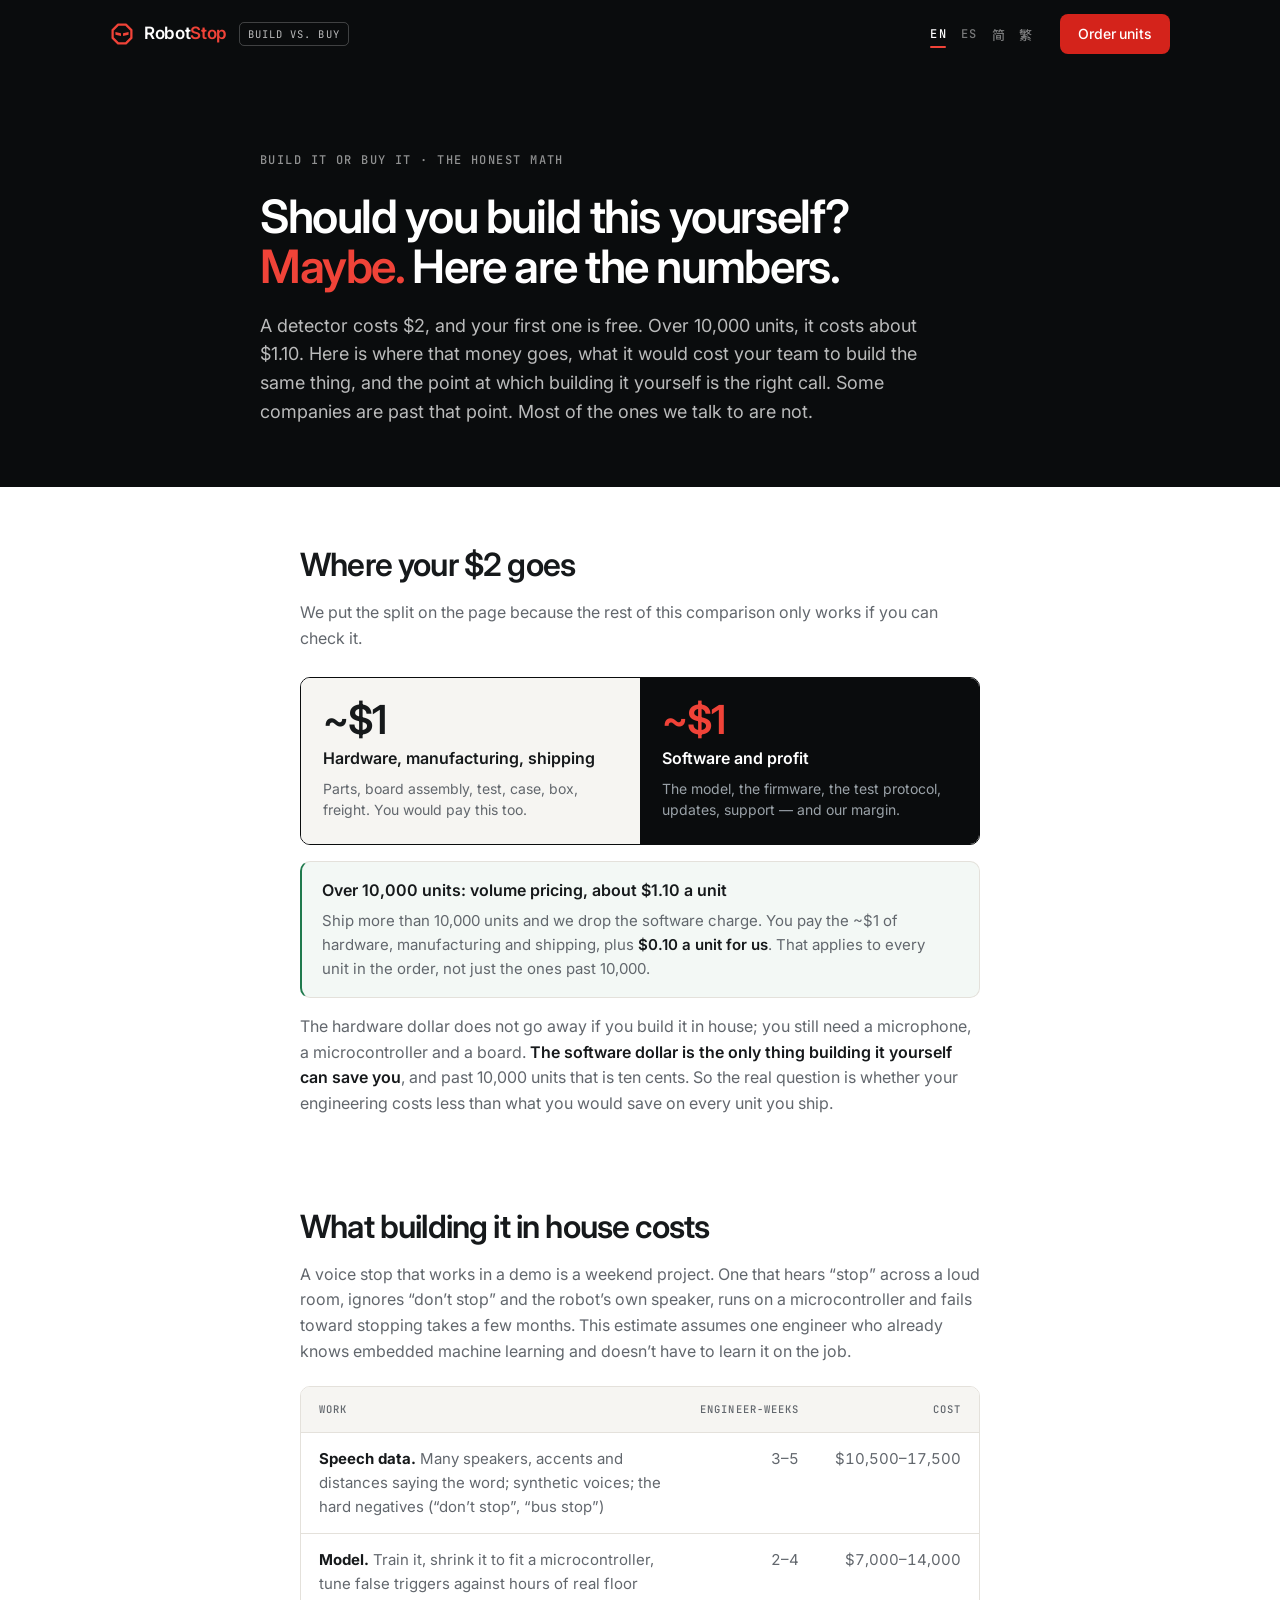
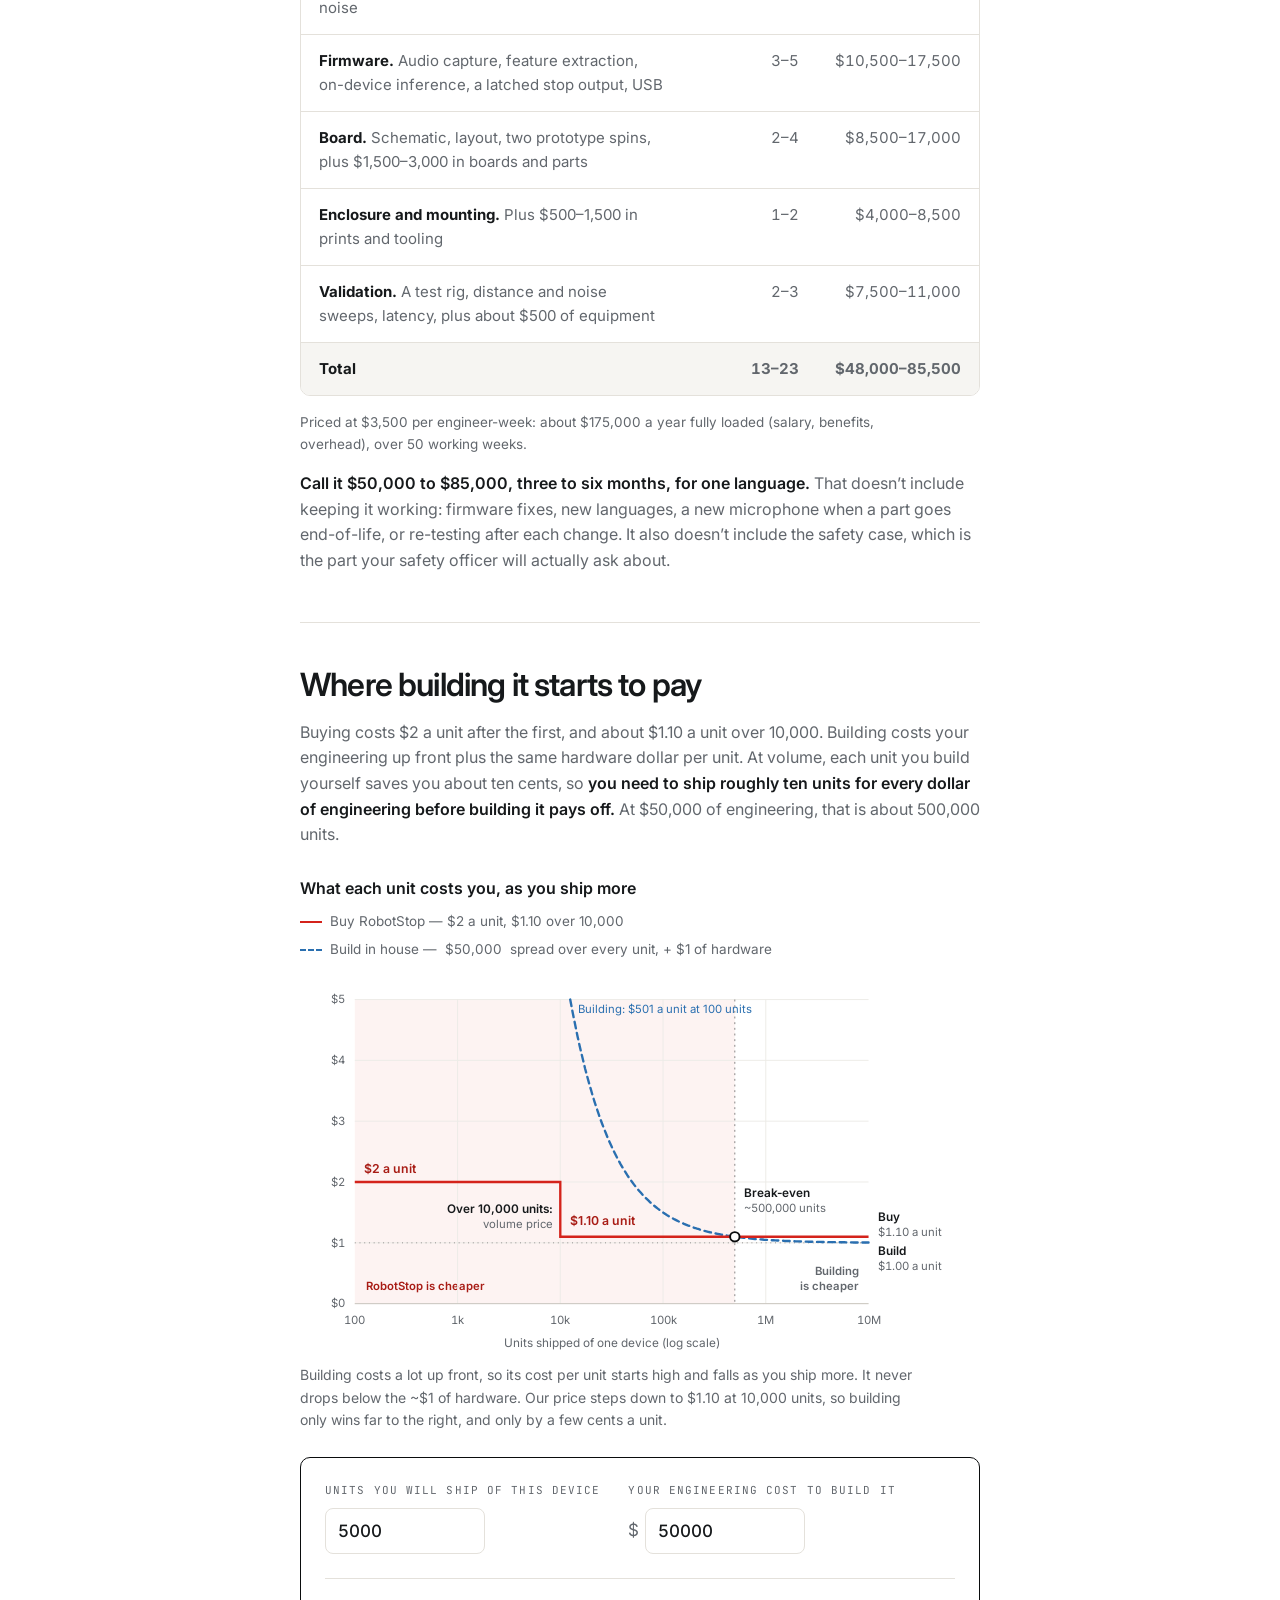
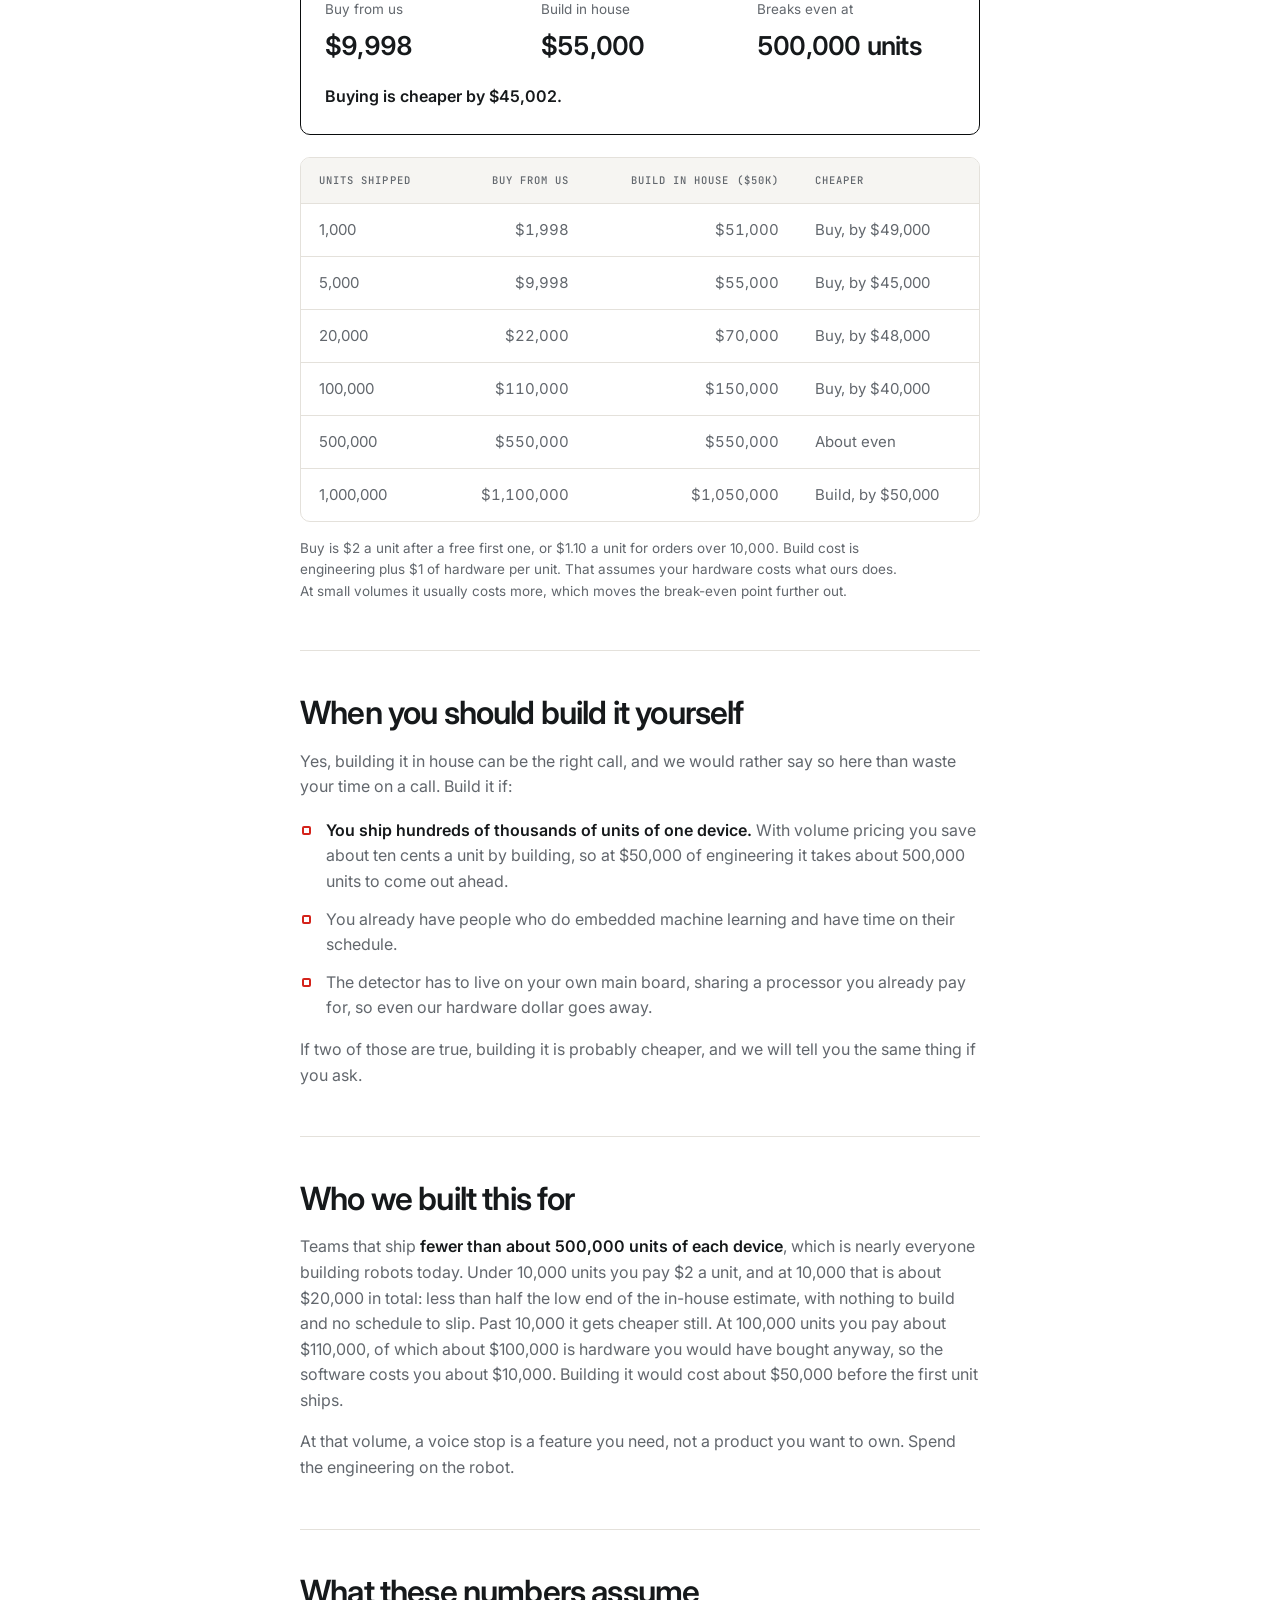
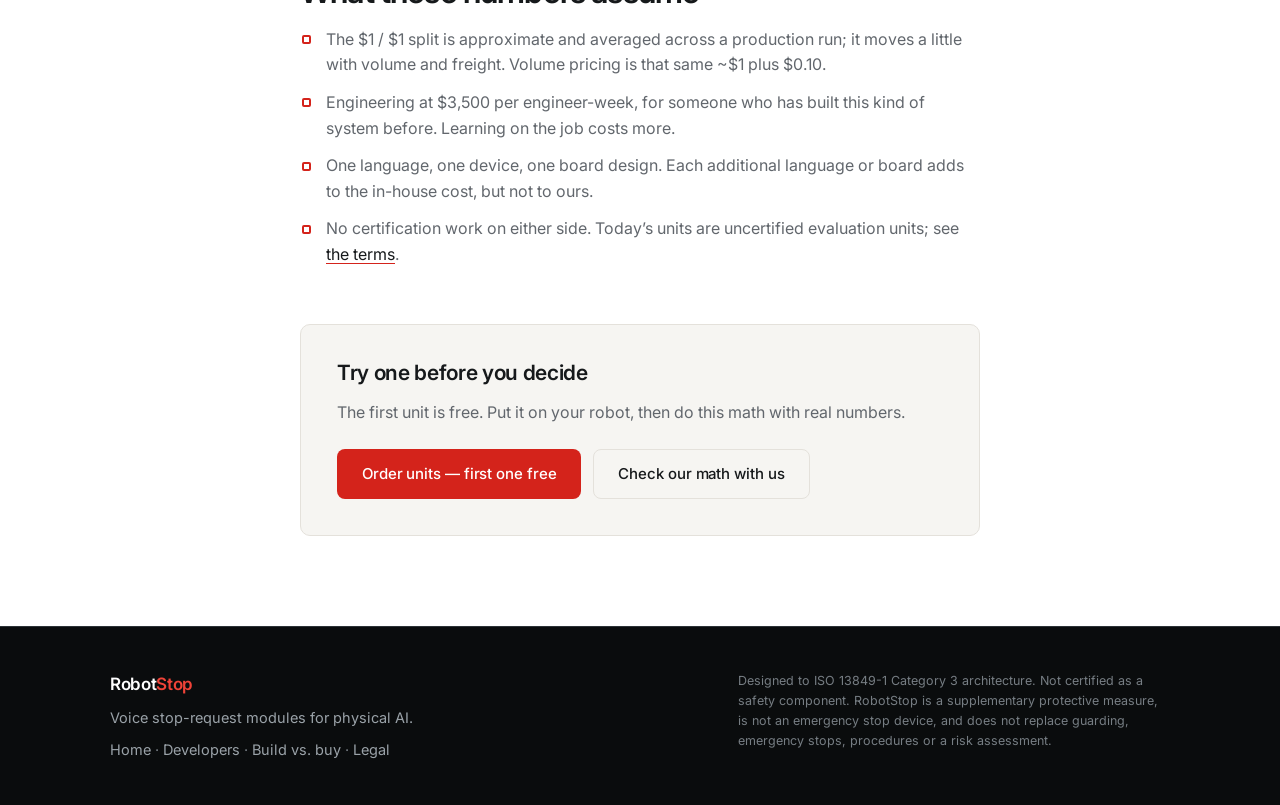
<file: build-vs-buy.html>
<!doctype html>
<html lang="en">
<head>
<meta charset="utf-8">
<meta name="viewport" content="width=device-width, initial-scale=1">
<title>RobotStop — build it or buy it: the honest math</title>
<meta name="description" content="Where each $2 RobotStop detector goes (about $1.10 over 10,000 units), what it costs an engineering team to build a voice stop in house, and the unit count at which building it yourself starts to make sense.">
<meta name="theme-color" content="#0a0c0d">
<link rel="icon" href="favicon.svg" type="image/svg+xml">
<link rel="preconnect" href="https://fonts.googleapis.com">
<link rel="preconnect" href="https://fonts.gstatic.com" crossorigin>
<link href="https://fonts.googleapis.com/css2?family=Inter:wght@400;500;600;700&family=JetBrains+Mono:wght@400;500&display=swap" rel="stylesheet">
<link rel="stylesheet" href="styles.css?v=35416bf9c7">
<script src="i18n.js?v=c3d230d2d3"></script>
</head>
<body class="docs">

<a class="skip" href="#main">Skip to content</a>

<header class="nav" id="nav">
  <div class="shell nav-inner">
    <a class="brand" href="index.html" aria-label="RobotStop home">
      <svg class="brand-mark" viewBox="0 0 32 32" aria-hidden="true">
        <path d="M10.822 3.5 L21.178 3.5 L28.5 10.822 L28.5 21.178 L21.178 28.5 L10.822 28.5 L3.5 21.178 L3.5 10.822 Z" fill="none" stroke="currentColor" stroke-width="3.00" stroke-linejoin="round"/>
        <path d="M7.25 13.464 L14.625 15.161 L14.625 18.536 L7.25 16.839 Z" fill="currentColor"/>
        <path d="M24.75 13.464 L17.375 15.161 L17.375 18.536 L24.75 16.839 Z" fill="currentColor"/>
      </svg>
      <span class="brand-word" translate="no">Robot<span class="brand-word-accent">Stop</span></span>
      <span class="brand-tag">Build vs. buy</span>
    </a>
    <div class="nav-lang" data-lang-picker></div>
    <a class="btn btn-sm btn-primary" href="index.html#offerings">Order units</a>
  </div>
</header>

<main id="main">

<section class="docs-hero">
  <div class="shell docs-single">
    <p class="eyebrow">Build it or buy it &middot; the honest math</p>
    <h1 class="docs-title">Should you build this yourself? <span class="hero-title-accent">Maybe.</span> Here are the numbers.</h1>
    <p class="docs-lede">
      A detector costs $2, and your first one is free. Over 10,000 units, it
      costs about $1.10. Here is where that money goes, what it would cost your team to build the same thing, and the
      point at which building it yourself is the right call. Some companies are
      past that point. Most of the ones we talk to are not.
    </p>
  </div>
</section>

<div class="shell docs-single docs-body docs-plain">

  <section class="docs-section" id="split">
    <h2>Where your $2 goes</h2>
    <p>
      We put the split on the page because the rest of this comparison only
      works if you can check it.
    </p>

    <div class="dollar-split" role="img" aria-label="Of each $2: about $1 for hardware, manufacturing and shipping; about $1 for software and profit.">
      <div class="dollar-half dollar-hw">
        <span class="dollar-amt">~$1</span>
        <span class="dollar-what">Hardware, manufacturing, shipping</span>
        <span class="dollar-why">Parts, board assembly, test, case, box, freight. You would pay this too.</span>
      </div>
      <div class="dollar-half dollar-sw">
        <span class="dollar-amt">~$1</span>
        <span class="dollar-what">Software and profit</span>
        <span class="dollar-why">The model, the firmware, the test protocol, updates, support &mdash; and our margin.</span>
      </div>
    </div>

    <div class="volume-note">
      <p class="volume-note-head">Over 10,000 units: volume pricing, about $1.10 a unit</p>
      <p>Ship more than 10,000 units and we drop the software charge. You pay
      the ~$1 of hardware, manufacturing and shipping, plus <strong>$0.10 a
      unit for us</strong>. That applies to every unit in the order, not just
      the ones past 10,000.</p>
    </div>

    <p>
      The hardware dollar does not go away if you build it in house; you still
      need a microphone, a microcontroller and a board. <strong>The software
      dollar is the only thing building it yourself can save you</strong>, and
      past 10,000 units that is ten cents. So the real question is whether
      your engineering costs less than what you would save on every unit you
      ship.
    </p>
  </section>

  <section class="docs-section" id="build">
    <h2>What building it in house costs</h2>
    <p>
      A voice stop that works in a demo is a weekend project. One that hears
      &ldquo;stop&rdquo; across a loud room, ignores &ldquo;don&rsquo;t
      stop&rdquo; and the robot&rsquo;s own speaker, runs on a microcontroller
      and fails toward stopping takes a few months. This estimate assumes one
      engineer who already knows embedded machine learning and doesn&rsquo;t
      have to learn it on the job.
    </p>

    <div class="table-scroll">
      <table class="docs-table bvb-table">
        <thead>
          <tr><th scope="col">Work</th><th scope="col" class="num">Engineer-weeks</th><th scope="col" class="num">Cost</th></tr>
        </thead>
        <tbody>
          <tr><td><strong>Speech data.</strong> Many speakers, accents and distances saying the word; synthetic voices; the hard negatives (&ldquo;don&rsquo;t stop&rdquo;, &ldquo;bus stop&rdquo;)</td><td class="num">3&ndash;5</td><td class="num">$10,500&ndash;17,500</td></tr>
          <tr><td><strong>Model.</strong> Train it, shrink it to fit a microcontroller, tune false triggers against hours of real floor noise</td><td class="num">2&ndash;4</td><td class="num">$7,000&ndash;14,000</td></tr>
          <tr><td><strong>Firmware.</strong> Audio capture, feature extraction, on-device inference, a latched stop output, USB</td><td class="num">3&ndash;5</td><td class="num">$10,500&ndash;17,500</td></tr>
          <tr><td><strong>Board.</strong> Schematic, layout, two prototype spins, plus $1,500&ndash;3,000 in boards and parts</td><td class="num">2&ndash;4</td><td class="num">$8,500&ndash;17,000</td></tr>
          <tr><td><strong>Enclosure and mounting.</strong> Plus $500&ndash;1,500 in prints and tooling</td><td class="num">1&ndash;2</td><td class="num">$4,000&ndash;8,500</td></tr>
          <tr><td><strong>Validation.</strong> A test rig, distance and noise sweeps, latency, plus about $500 of equipment</td><td class="num">2&ndash;3</td><td class="num">$7,500&ndash;11,000</td></tr>
          <tr class="bvb-total"><td><strong>Total</strong></td><td class="num"><strong>13&ndash;23</strong></td><td class="num"><strong>$48,000&ndash;85,500</strong></td></tr>
        </tbody>
      </table>
    </div>
    <p class="small">
      Priced at $3,500 per engineer-week: about $175,000 a year fully loaded
      (salary, benefits, overhead), over 50 working weeks.
    </p>

    <p>
      <strong>Call it $50,000 to $85,000, three to six months, for one
      language.</strong> That doesn&rsquo;t include keeping it working: firmware
      fixes, new languages, a new microphone when a part goes end-of-life, or
      re-testing after each change. It also doesn&rsquo;t include the safety
      case, which is the part your safety officer will actually ask about.
    </p>
  </section>

  <section class="docs-section" id="breakeven">
    <h2>Where building it starts to pay</h2>
    <p>
      Buying costs $2 a unit after the first, and about $1.10 a unit over
      10,000. Building costs your engineering up front plus the same hardware
      dollar per unit. At volume, each unit you build yourself saves you about
      ten cents, so <strong>you need to ship roughly ten units for every dollar
      of engineering before building it pays off.</strong> At $50,000 of
      engineering, that is about 500,000 units.
    </p>

    <figure class="bvb-chart" id="chart">
      <figcaption>
        <span class="bvb-chart-title">What each unit costs you, as you ship more</span>
        <span class="bvb-legend">
          <span class="bvb-key"><span class="bvb-swatch bvb-swatch-buy"></span>Buy RobotStop &mdash; $2 a unit, $1.10 over 10,000</span>
          <span class="bvb-key"><span class="bvb-swatch bvb-swatch-build"></span>Build in house &mdash; <span id="chart-nre-label" data-i18n-dynamic>$50,000</span> spread over every unit, + $1 of hardware</span>
        </span>
      </figcaption>
      <div class="bvb-plot" id="chart-plot">
        <svg viewBox="0 0 720 400" id="chart-svg" data-i18n-dynamic role="img" aria-labelledby="chart-desc" tabindex="0">
          <desc id="chart-desc">Line chart of cost per unit against units shipped, on a log scale. Buying costs $2 a unit, dropping to $1.10 a unit over 10,000 units. Building costs the engineering spread over every unit plus $1 of hardware, falling as volume grows; it only gets below $1.10 a unit at about 500,000 units. The full numbers are in the table below.</desc>
          <!--chart--><rect class="cz cz-buy" x="58" y="26" width="402.4" height="322"/><text class="cz-label cz-label-buy" x="70.0" y="334.0">RobotStop is cheaper</text><text class="cz-label cz-label-end" x="592.0" y="318.0">Building</text><text class="cz-label cz-label-end" x="592.0" y="334.0">is cheaper</text><line class="grid" x1="58" x2="602" y1="348.0" y2="348.0"/><text class="tick tick-y" x="48.0" y="352.0">$0</text><line class="grid" x1="58" x2="602" y1="283.6" y2="283.6"/><text class="tick tick-y" x="48.0" y="287.6">$1</text><line class="grid" x1="58" x2="602" y1="219.2" y2="219.2"/><text class="tick tick-y" x="48.0" y="223.2">$2</text><line class="grid" x1="58" x2="602" y1="154.8" y2="154.8"/><text class="tick tick-y" x="48.0" y="158.8">$3</text><line class="grid" x1="58" x2="602" y1="90.4" y2="90.4"/><text class="tick tick-y" x="48.0" y="94.4">$4</text><line class="grid" x1="58" x2="602" y1="26.0" y2="26.0"/><text class="tick tick-y" x="48.0" y="30.0">$5</text><text class="tick tick-x" x="58.0" y="370.0">100</text><line class="grid" x1="166.8" x2="166.8" y1="26" y2="348"/><text class="tick tick-x" x="166.8" y="370.0">1k</text><line class="grid" x1="275.6" x2="275.6" y1="26" y2="348"/><text class="tick tick-x" x="275.6" y="370.0">10k</text><line class="grid" x1="384.4" x2="384.4" y1="26" y2="348"/><text class="tick tick-x" x="384.4" y="370.0">100k</text><line class="grid" x1="493.2" x2="493.2" y1="26" y2="348"/><text class="tick tick-x" x="493.2" y="370.0">1M</text><text class="tick tick-x" x="602.0" y="370.0">10M</text><line class="axis" x1="58" x2="602" y1="348" y2="348"/><text class="axis-title" x="330.0" y="394.0">Units shipped of one device (log scale)</text><line class="floor" x1="58" x2="602" y1="283.6" y2="283.6"/><polyline class="ln ln-build" points="286.1,26.0 288.1,36.5 290.1,46.6 292.1,56.3 294.0,65.6 296.0,74.6 298.0,83.1 300.0,91.3 301.9,99.2 303.9,106.7 305.9,114.0 307.9,120.9 309.8,127.6 311.8,134.0 313.8,140.1 315.8,145.9 317.7,151.6 319.7,157.0 321.7,162.2 323.7,167.1 325.6,171.9 327.6,176.5 329.6,180.9 331.5,185.1 333.5,189.1 335.5,193.0 337.5,196.7 339.4,200.2 341.4,203.6 343.4,206.9 345.4,210.0 347.3,213.1 349.3,215.9 351.3,218.7 353.3,221.4 355.2,223.9 357.2,226.4 359.2,228.7 361.2,230.9 363.1,233.1 365.1,235.2 367.1,237.1 369.1,239.0 371.0,240.9 373.0,242.6 375.0,244.3 377.0,245.9 378.9,247.4 380.9,248.9 382.9,250.3 384.8,251.7 386.8,253.0 388.8,254.3 390.8,255.5 392.7,256.6 394.7,257.7 396.7,258.8 398.7,259.8 400.6,260.8 402.6,261.7 404.6,262.6 406.6,263.5 408.5,264.3 410.5,265.1 412.5,265.8 414.5,266.6 416.4,267.3 418.4,267.9 420.4,268.6 422.4,269.2 424.3,269.8 426.3,270.3 428.3,270.9 430.3,271.4 432.2,271.9 434.2,272.4 436.2,272.8 438.1,273.3 440.1,273.7 442.1,274.1 444.1,274.5 446.0,274.9 448.0,275.2 450.0,275.6 452.0,275.9 453.9,276.2 455.9,276.5 457.9,276.8 459.9,277.1 461.8,277.3 463.8,277.6 465.8,277.8 467.8,278.1 469.7,278.3 471.7,278.5 473.7,278.7 475.7,278.9 477.6,279.1 479.6,279.3 481.6,279.5 483.6,279.7 485.5,279.8 487.5,280.0 489.5,280.1 491.5,280.3 493.4,280.4 495.4,280.5 497.4,280.7 499.3,280.8 501.3,280.9 503.3,281.0 505.3,281.1 507.2,281.2 509.2,281.3 511.2,281.4 513.2,281.5 515.1,281.6 517.1,281.7 519.1,281.7 521.1,281.8 523.0,281.9 525.0,282.0 527.0,282.0 529.0,282.1 530.9,282.2 532.9,282.2 534.9,282.3 536.9,282.3 538.8,282.4 540.8,282.4 542.8,282.5 544.8,282.5 546.7,282.6 548.7,282.6 550.7,282.6 552.6,282.7 554.6,282.7 556.6,282.8 558.6,282.8 560.5,282.8 562.5,282.9 564.5,282.9 566.5,282.9 568.4,282.9 570.4,283.0 572.4,283.0 574.4,283.0 576.3,283.0 578.3,283.1 580.3,283.1 582.3,283.1 584.2,283.1 586.2,283.2 588.2,283.2 590.2,283.2 592.1,283.2 594.1,283.2 596.1,283.2 598.1,283.2 600.0,283.3 602.0,283.3"/><text class="note note-build" x="294.1" y="40.0">Building: $501 a unit at 100 units</text><polyline class="ln ln-buy" points="58.0,219.2 275.6,219.2 275.6,277.2 602.0,277.2"/><text class="buy-label" x="68.0" y="209.2">$2 a unit</text><text class="buy-label" x="285.6" y="265.2">$1.10 a unit</text><text class="step-label" x="267.6" y="252.2">Over 10,000 units:</text><text class="step-value" x="267.6" y="268.2">volume price</text><line class="step-tick" x1="271.6" x2="271.6" y1="225.2" y2="271.2"/><text class="end-label" x="612.0" y="260.2">Buy</text><text class="end-value" x="612.0" y="276.2">$1.10 a unit</text><text class="end-label" x="612.0" y="296.2">Build</text><text class="end-value" x="612.0" y="312.2">$1.00 a unit</text><line class="even-guide" x1="460.4" x2="460.4" y1="26" y2="348"/><circle class="even-dot" cx="460.4" cy="277.2" r="5"/><text class="even-label" x="470.4" y="235.2">Break-even</text><text class="even-value" x="470.4" y="251.2">~500,000 units</text><g class="xhair" id="chart-xhair" style="display:none"><line class="xhair-line" y1="26" y2="348"/><circle class="xhair-dot xhair-buy" r="4.5"/><circle class="xhair-dot xhair-build" r="4.5"/></g><rect class="hit" id="chart-hit" x="58" y="26" width="544" height="322"/><!--/chart-->
        </svg>
        <div class="bvb-tip" id="chart-tip" data-i18n-dynamic hidden></div>
      </div>
      <p class="bvb-chart-note">Building costs a lot up front, so its cost per unit starts high and falls as you ship more. It never drops below the ~$1 of hardware. Our price steps down to $1.10 at 10,000 units, so building only wins far to the right, and only by a few cents a unit.</p>
    </figure>

    <div class="calc" id="calc" hidden>
      <div class="calc-inputs">
        <label class="calc-field">
          <span class="calc-label">Units you will ship of this device</span>
          <input class="calc-input" id="calc-units" type="number" min="1" max="10000000" step="1" value="5000" inputmode="numeric">
        </label>
        <label class="calc-field">
          <span class="calc-label">Your engineering cost to build it</span>
          <span class="calc-money"><span aria-hidden="true">$</span><input class="calc-input" id="calc-nre" type="number" min="0" max="10000000" step="1000" value="50000" inputmode="numeric"></span>
        </label>
      </div>
      <dl class="calc-out" data-i18n-dynamic>
        <div><dt>Buy from us</dt><dd id="calc-buy">$9,998</dd></div>
        <div><dt>Build in house</dt><dd id="calc-build">$55,000</dd></div>
        <div><dt>Breaks even at</dt><dd id="calc-even">50,002 units</dd></div>
      </dl>
      <p class="calc-verdict" id="calc-verdict" data-i18n-dynamic aria-live="polite"></p>
    </div>

    <div class="table-scroll">
      <table class="docs-table bvb-table">
        <caption class="sr-only">Total cost of buying versus building, assuming $50,000 of engineering</caption>
        <thead>
          <tr><th scope="col">Units shipped</th><th scope="col" class="num">Buy from us</th><th scope="col" class="num">Build in house ($50k)</th><th scope="col">Cheaper</th></tr>
        </thead>
        <tbody>
          <tr><td>1,000</td><td class="num">$1,998</td><td class="num">$51,000</td><td>Buy, by $49,000</td></tr>
          <tr><td>5,000</td><td class="num">$9,998</td><td class="num">$55,000</td><td>Buy, by $45,000</td></tr>
          <tr><td>20,000</td><td class="num">$22,000</td><td class="num">$70,000</td><td>Buy, by $48,000</td></tr>
          <tr><td>100,000</td><td class="num">$110,000</td><td class="num">$150,000</td><td>Buy, by $40,000</td></tr>
          <tr><td>500,000</td><td class="num">$550,000</td><td class="num">$550,000</td><td>About even</td></tr>
          <tr><td>1,000,000</td><td class="num">$1,100,000</td><td class="num">$1,050,000</td><td>Build, by $50,000</td></tr>
        </tbody>
      </table>
    </div>
    <p class="small">
      Buy is $2 a unit after a free first one, or $1.10 a unit for orders over
      10,000. Build cost is engineering plus $1 of hardware per unit. That assumes
      your hardware costs what ours does. At small volumes it usually costs
      more, which moves the break-even point further out.
    </p>
  </section>

  <section class="docs-section" id="when">
    <h2>When you should build it yourself</h2>
    <p>
      Yes, building it in house can be the right call, and we would rather say
      so here than waste your time on a call. Build it if:
    </p>
    <ul class="tick-list">
      <li><strong>You ship hundreds of thousands of units of one device.</strong> With volume pricing you save about ten cents a unit by building, so at $50,000 of engineering it takes about 500,000 units to come out ahead.</li>
      <li>You already have people who do embedded machine learning and have time on their schedule.</li>
      <li>The detector has to live on your own main board, sharing a processor you already pay for, so even our hardware dollar goes away.</li>
    </ul>
    <p>
      If two of those are true, building it is probably cheaper, and we will
      tell you the same thing if you ask.
    </p>
  </section>

  <section class="docs-section" id="who">
    <h2>Who we built this for</h2>
    <p>
      Teams that ship <strong>fewer than about 500,000 units of each
      device</strong>, which is nearly everyone building robots today. Under
      10,000 units you pay $2 a unit, and at 10,000 that is about $20,000 in
      total: less than half the low end of the in-house estimate, with nothing
      to build and no schedule to slip. Past 10,000 it gets cheaper still. At
      100,000 units you pay about $110,000, of which about $100,000 is
      hardware you would have bought anyway, so the software costs you about
      $10,000. Building it would cost about $50,000 before the first unit
      ships.
    </p>
    <p>
      At that volume, a voice stop is a feature you need, not a product you
      want to own. Spend the engineering on the robot.
    </p>
  </section>

  <section class="docs-section" id="assumptions">
    <h2>What these numbers assume</h2>
    <ul class="tick-list">
      <li>The $1 / $1 split is approximate and averaged across a production run; it moves a little with volume and freight. Volume pricing is that same ~$1 plus $0.10.</li>
      <li>Engineering at $3,500 per engineer-week, for someone who has built this kind of system before. Learning on the job costs more.</li>
      <li>One language, one device, one board design. Each additional language or board adds to the in-house cost, but not to ours.</li>
      <li>No certification work on either side. Today&rsquo;s units are uncertified evaluation units; see <a href="legal.html">the terms</a>.</li>
    </ul>

    <div class="docs-cta">
      <h3>Try one before you decide</h3>
      <p>The first unit is free. Put it on your robot, then do this math with real numbers.</p>
      <div class="hero-actions">
        <a class="btn btn-primary" href="index.html#offerings">Order units &mdash; first one free</a>
        <a class="btn btn-outline" href="mailto:robotstop.contact@gmail.com?subject=RobotStop%20build%20vs%20buy">Check our math with us</a>
      </div>
    </div>
  </section>

</div>

</main>

<footer class="footer">
  <div class="shell footer-inner">
    <div class="footer-brand">
      <span class="brand-word" translate="no">Robot<span class="brand-word-accent">Stop</span></span>
      <p>Voice stop-request modules for physical AI.</p>
      <p class="footer-links">
        <a href="index.html">Home</a> &middot;
        <a href="developers.html">Developers</a> &middot;
        <a href="build-vs-buy.html">Build vs. buy</a> &middot;
        <a href="legal.html">Legal</a>
      </p>
    </div>
    <p class="footer-legal">
      Designed to ISO 13849-1 Category 3 architecture. Not certified as a safety component.
      RobotStop is a supplementary protective measure, is not an emergency stop device, and
      does not replace guarding, emergency stops, procedures or a risk assessment.
    </p>
  </div>
</footer>

<script src="main.js?v=5ee04a7774" defer></script>
<script src="build-vs-buy.js?v=ba80ac73fc" defer></script>
</body>
</html>
</file>
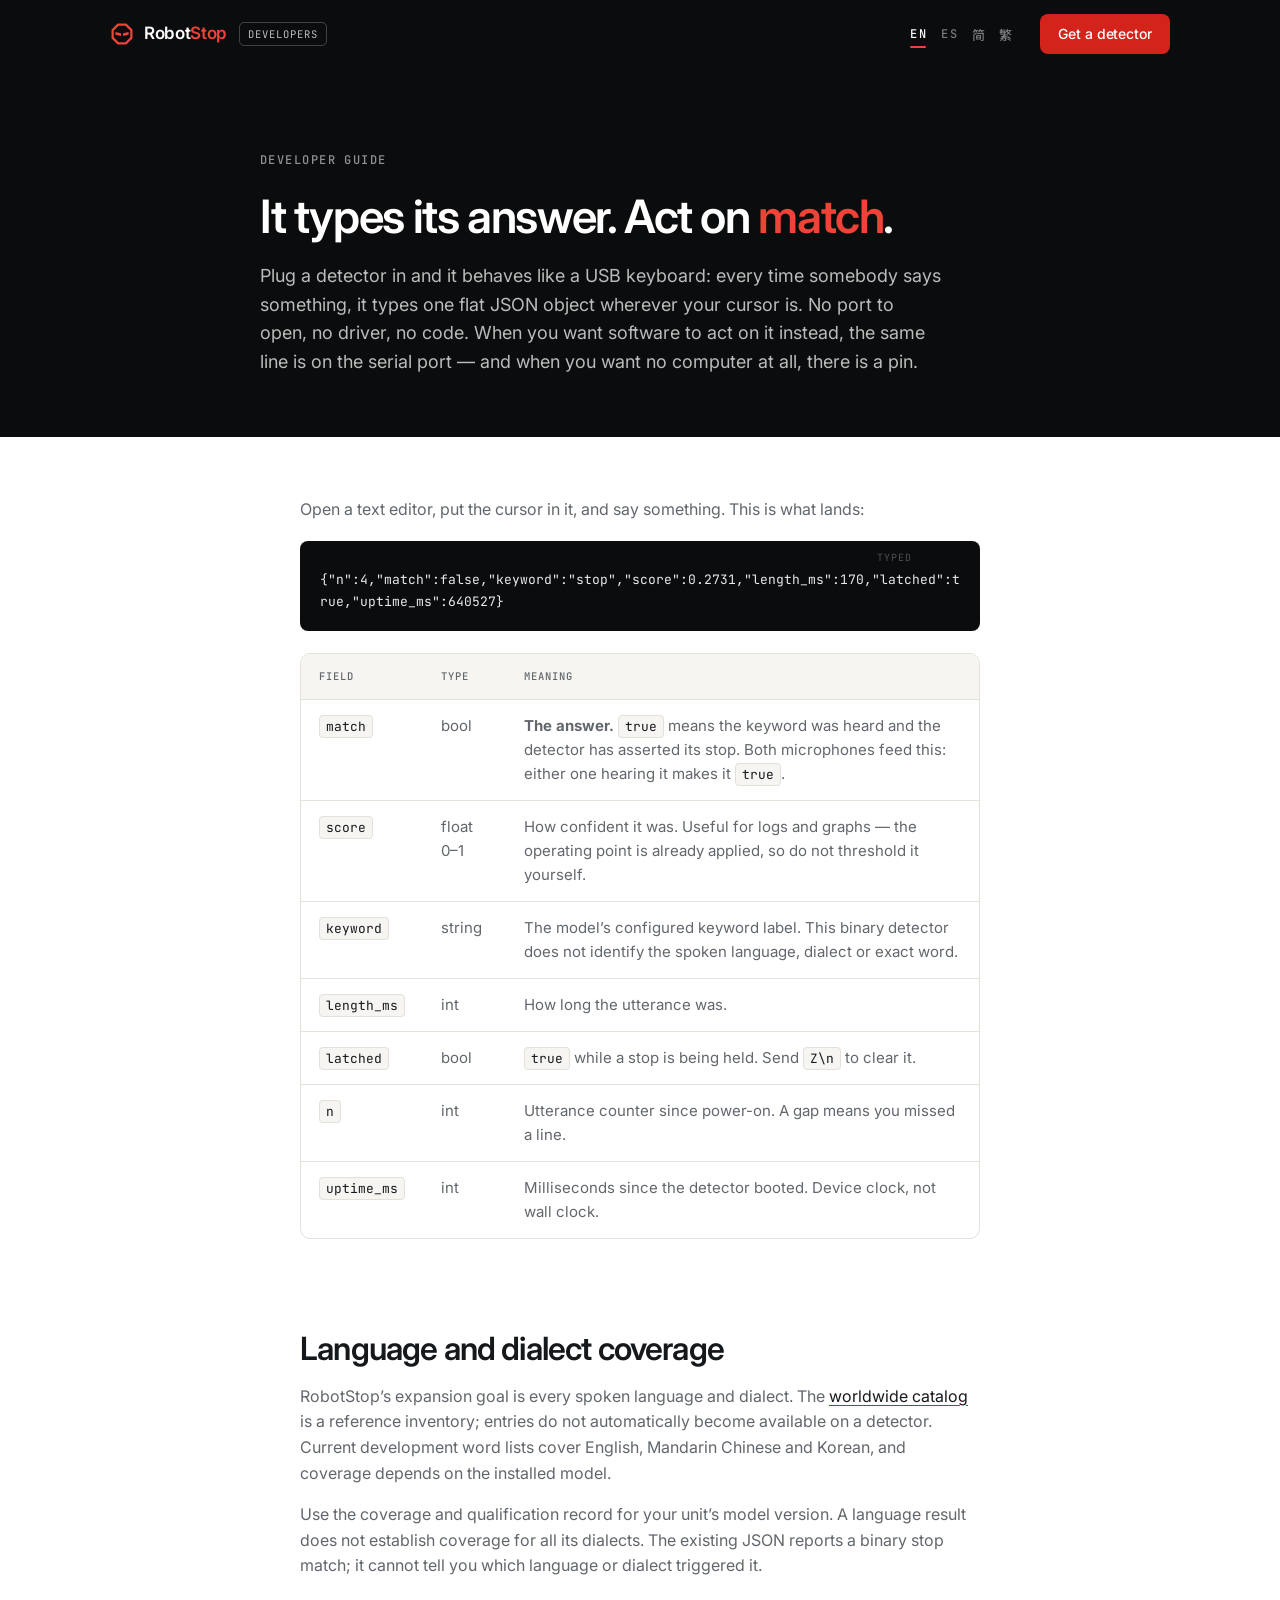
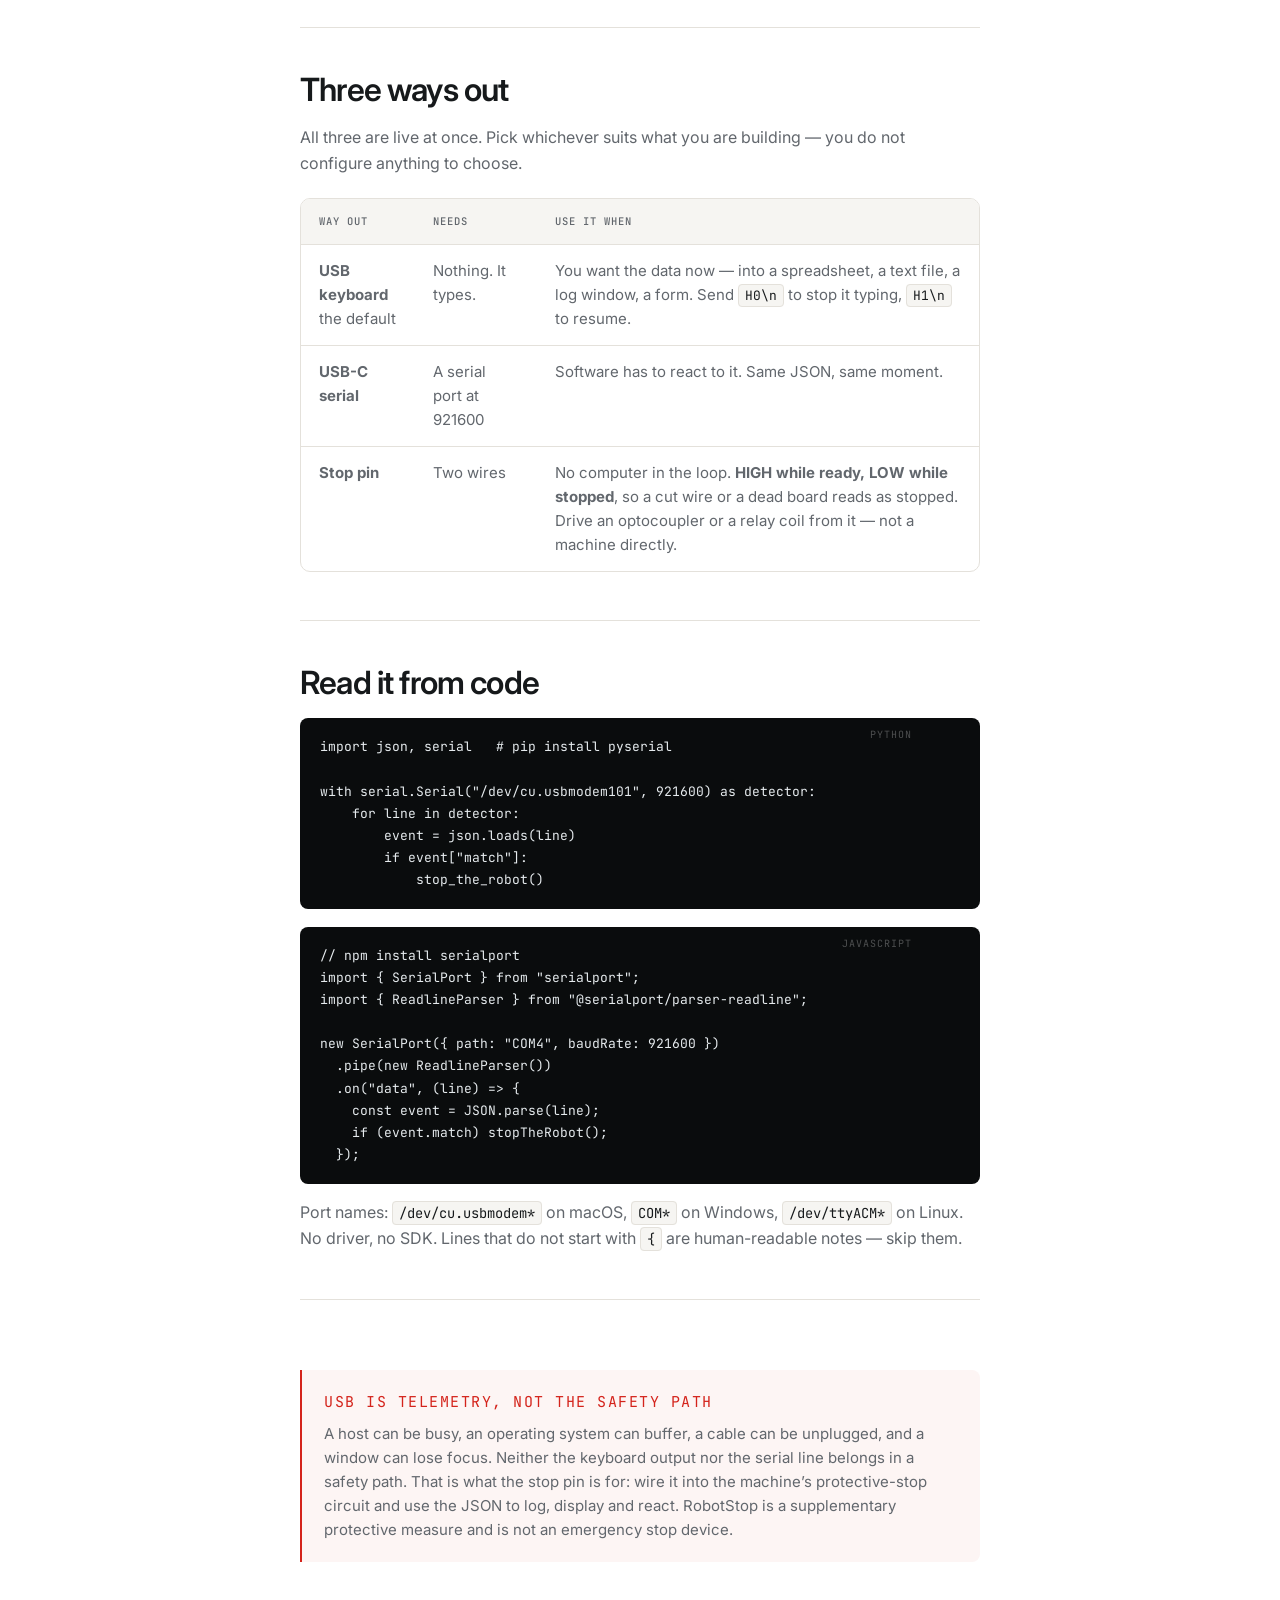
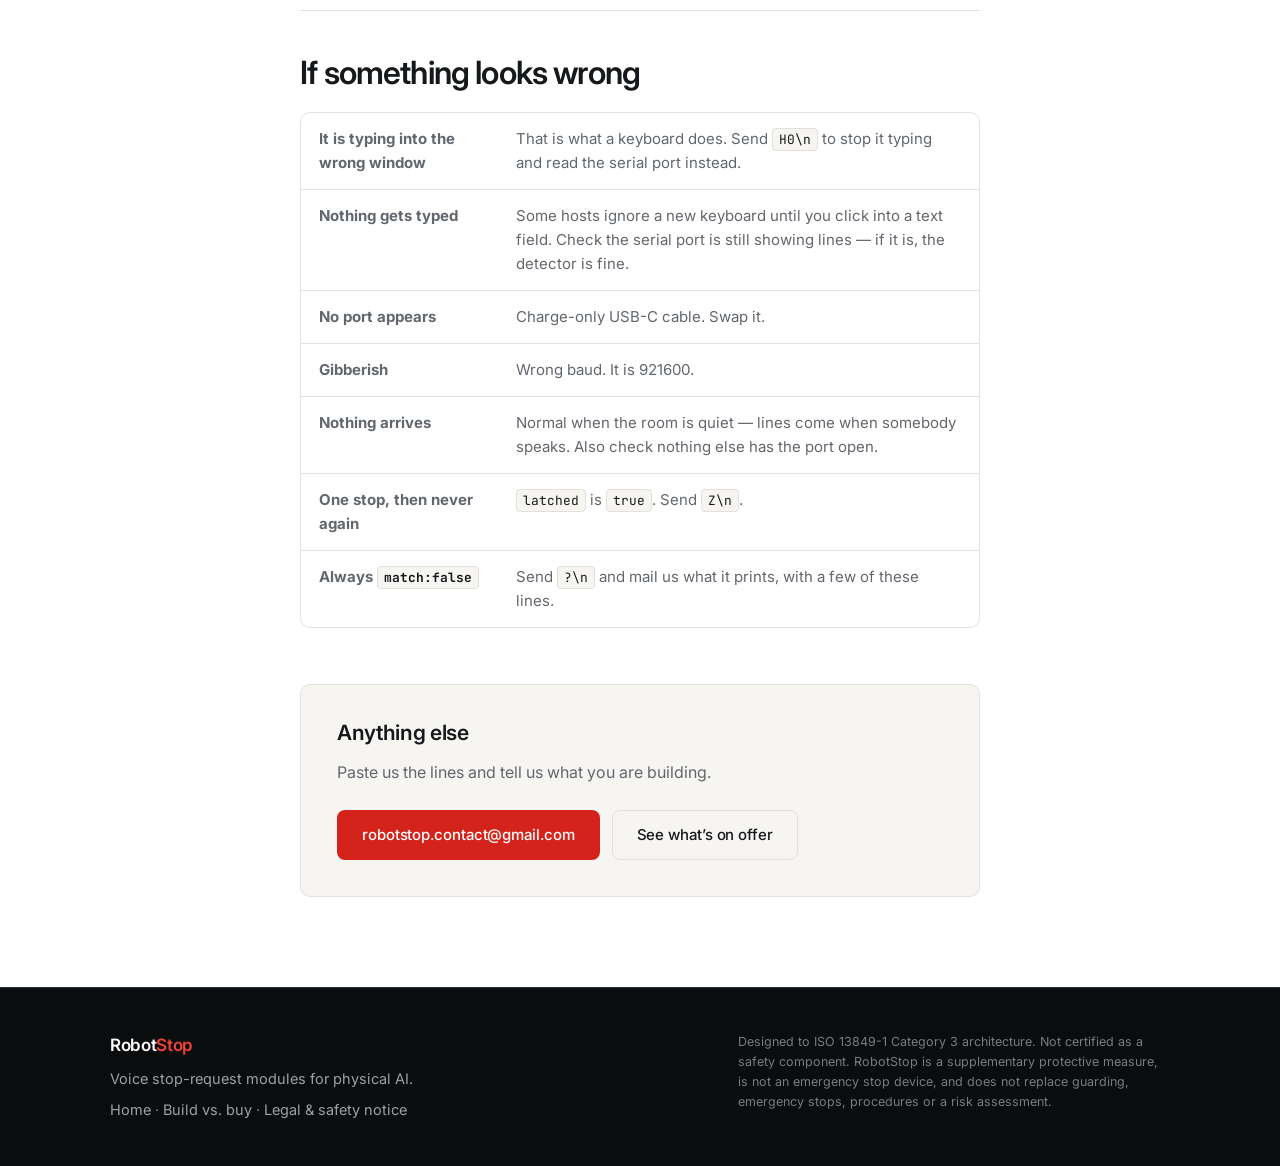
<file: developers.html>
<!doctype html>
<html lang="en">
<head>
<meta charset="utf-8">
<meta name="viewport" content="width=device-width, initial-scale=1">
<title>RobotStop for developers — read the JSON</title>
<meta name="description" content="A RobotStop detector sends one line of JSON per utterance over USB-C. Read it, look at match, act. Full field reference on one page.">
<meta name="theme-color" content="#0a0c0d">
<link rel="icon" href="favicon.svg" type="image/svg+xml">
<link rel="preconnect" href="https://fonts.googleapis.com">
<link rel="preconnect" href="https://fonts.gstatic.com" crossorigin>
<link href="https://fonts.googleapis.com/css2?family=Inter:wght@400;500;600;700&family=JetBrains+Mono:wght@400;500&display=swap" rel="stylesheet">
<link rel="stylesheet" href="styles.css?v=35416bf9c7">
<script src="i18n.js?v=c3d230d2d3"></script>
</head>
<body class="docs">

<a class="skip" href="#main">Skip to content</a>

<header class="nav" id="nav">
  <div class="shell nav-inner">
    <a class="brand" href="index.html" aria-label="RobotStop home">
      <svg class="brand-mark" viewBox="0 0 32 32" aria-hidden="true">
        <path d="M10.822 3.5 L21.178 3.5 L28.5 10.822 L28.5 21.178 L21.178 28.5 L10.822 28.5 L3.5 21.178 L3.5 10.822 Z" fill="none" stroke="currentColor" stroke-width="3.00" stroke-linejoin="round"/>
        <path d="M7.25 13.464 L14.625 15.161 L14.625 18.536 L7.25 16.839 Z" fill="currentColor"/>
        <path d="M24.75 13.464 L17.375 15.161 L17.375 18.536 L24.75 16.839 Z" fill="currentColor"/>
      </svg>
      <span class="brand-word" translate="no">Robot<span class="brand-word-accent">Stop</span></span>
      <span class="brand-tag">Developers</span>
    </a>
    <div class="nav-lang" data-lang-picker></div>
    <a class="btn btn-sm btn-primary" href="index.html#contact">Get a detector</a>
  </div>
</header>

<main id="main">

<section class="docs-hero">
  <div class="shell docs-single">
    <p class="eyebrow">Developer guide</p>
    <h1 class="docs-title">It types its answer. Act on <span class="hero-title-accent">match</span>.</h1>
    <p class="docs-lede">
      Plug a detector in and it behaves like a USB keyboard: every time somebody
      says something, it types one flat JSON object wherever your cursor is. No
      port to open, no driver, no code. When you want software to act on it
      instead, the same line is on the serial port &mdash; and when you want no
      computer at all, there is a pin.
    </p>
  </div>
</section>

<div class="shell docs-single docs-body docs-plain">

  <section class="docs-section">
    <p class="lede-first">
      Open a text editor, put the cursor in it, and say something. This is what
      lands:
    </p>
    <pre class="code code-wrap" data-lang="typed"><code>{"n":4,"match":false,"keyword":"stop","score":0.2731,"length_ms":170,"latched":true,"uptime_ms":640527}</code></pre>

    <div class="table-scroll">
      <table class="docs-table">
        <thead><tr><th>Field</th><th>Type</th><th>Meaning</th></tr></thead>
        <tbody>
          <tr>
            <td><code>match</code></td>
            <td>bool</td>
            <td><strong>The answer.</strong> <code>true</code> means the keyword was heard and the detector has asserted its stop. Both microphones feed this: either one hearing it makes it <code>true</code>.</td>
          </tr>
          <tr><td><code>score</code></td><td>float 0&ndash;1</td><td>How confident it was. Useful for logs and graphs &mdash; the operating point is already applied, so do not threshold it yourself.</td></tr>
          <tr><td><code>keyword</code></td><td>string</td><td>The model&rsquo;s configured keyword label. This binary detector does not identify the spoken language, dialect or exact word.</td></tr>
          <tr><td><code>length_ms</code></td><td>int</td><td>How long the utterance was.</td></tr>
          <tr><td><code>latched</code></td><td>bool</td><td><code>true</code> while a stop is being held. Send <code>Z\n</code> to clear it.</td></tr>
          <tr><td><code>n</code></td><td>int</td><td>Utterance counter since power-on. A gap means you missed a line.</td></tr>
          <tr><td><code>uptime_ms</code></td><td>int</td><td>Milliseconds since the detector booted. Device clock, not wall clock.</td></tr>
        </tbody>
      </table>
    </div>
  </section>

  <section class="docs-section">
    <h2>Language and dialect coverage</h2>
    <p>RobotStop&rsquo;s expansion goal is every spoken language and dialect. The
      <a href="index.html#language-catalog">worldwide catalog</a> is a reference inventory;
      entries do not automatically become available on a detector. Current development word
      lists cover English, Mandarin Chinese and Korean, and coverage depends on the installed model.</p>
    <p>Use the coverage and qualification record for your unit&rsquo;s model version.
      A language result does not establish coverage for all its dialects. The existing JSON
      reports a binary stop match; it cannot tell you which language or dialect triggered it.</p>
  </section>

  <section class="docs-section">
    <h2>Three ways out</h2>
    <p>
      All three are live at once. Pick whichever suits what you are building
      &mdash; you do not configure anything to choose.
    </p>

    <div class="table-scroll">
      <table class="docs-table">
        <thead><tr><th>Way out</th><th>Needs</th><th>Use it when</th></tr></thead>
        <tbody>
          <tr>
            <td><strong>USB keyboard</strong><br><span class="muted">the default</span></td>
            <td>Nothing. It types.</td>
            <td>You want the data now &mdash; into a spreadsheet, a text file, a
              log window, a form. Send <code>H0\n</code> to stop it typing,
              <code>H1\n</code> to resume.</td>
          </tr>
          <tr>
            <td><strong>USB-C serial</strong></td>
            <td>A serial port at 921600</td>
            <td>Software has to react to it. Same JSON, same moment.</td>
          </tr>
          <tr>
            <td><strong>Stop pin</strong></td>
            <td>Two wires</td>
            <td>No computer in the loop. <strong>HIGH while ready, LOW while
              stopped</strong>, so a cut wire or a dead board reads as stopped.
              Drive an optocoupler or a relay coil from it &mdash; not a machine
              directly.</td>
          </tr>
        </tbody>
      </table>
    </div>
  </section>

  <section class="docs-section">
    <h2>Read it from code</h2>

    <pre class="code" data-lang="python"><code>import json, serial   # pip install pyserial

with serial.Serial("/dev/cu.usbmodem101", 921600) as detector:
    for line in detector:
        event = json.loads(line)
        if event["match"]:
            stop_the_robot()</code></pre>

    <pre class="code" data-lang="javascript"><code>// npm install serialport
import { SerialPort } from "serialport";
import { ReadlineParser } from "@serialport/parser-readline";

new SerialPort({ path: "COM4", baudRate: 921600 })
  .pipe(new ReadlineParser())
  .on("data", (line) => {
    const event = JSON.parse(line);
    if (event.match) stopTheRobot();
  });</code></pre>

    <p>
      Port names: <code>/dev/cu.usbmodem*</code> on macOS,
      <code>COM*</code> on Windows, <code>/dev/ttyACM*</code> on Linux. No driver,
      no SDK. Lines that do not start with <code>{</code> are human-readable notes
      &mdash; skip them.
    </p>
  </section>

  <section class="docs-section">
    <div class="callout callout-warn">
      <p class="callout-head">USB is telemetry, not the safety path</p>
      <p>
        A host can be busy, an operating system can buffer, a cable can be
        unplugged, and a window can lose focus. Neither the keyboard output nor
        the serial line belongs in a safety path. That is what the stop pin is
        for: wire it into the machine&rsquo;s protective-stop circuit and use the
        JSON to log, display and react. RobotStop is a supplementary protective
        measure and is not an emergency stop device.
      </p>
    </div>
  </section>

  <section class="docs-section">
    <h2>If something looks wrong</h2>
    <div class="table-scroll">
      <table class="docs-table">
        <tbody>
          <tr><td><strong>It is typing into the wrong window</strong></td><td>That is what a keyboard does. Send <code>H0\n</code> to stop it typing and read the serial port instead.</td></tr>
          <tr><td><strong>Nothing gets typed</strong></td><td>Some hosts ignore a new keyboard until you click into a text field. Check the serial port is still showing lines &mdash; if it is, the detector is fine.</td></tr>
          <tr><td><strong>No port appears</strong></td><td>Charge-only USB-C cable. Swap it.</td></tr>
          <tr><td><strong>Gibberish</strong></td><td>Wrong baud. It is 921600.</td></tr>
          <tr><td><strong>Nothing arrives</strong></td><td>Normal when the room is quiet &mdash; lines come when somebody speaks. Also check nothing else has the port open.</td></tr>
          <tr><td><strong>One stop, then never again</strong></td><td><code>latched</code> is <code>true</code>. Send <code>Z\n</code>.</td></tr>
          <tr><td><strong>Always <code>match:false</code></strong></td><td>Send <code>?\n</code> and mail us what it prints, with a few of these lines.</td></tr>
        </tbody>
      </table>
    </div>

    <div class="docs-cta">
      <h3>Anything else</h3>
      <p>Paste us the lines and tell us what you are building.</p>
      <div class="hero-actions">
        <a class="btn btn-primary" href="mailto:robotstop.contact@gmail.com?subject=RobotStop%20developer%20question">robotstop.contact@gmail.com</a>
        <a class="btn btn-outline" href="index.html#offerings">See what&rsquo;s on offer</a>
      </div>
    </div>
  </section>

</div>

</main>

<footer class="footer">
  <div class="shell footer-inner">
    <div class="footer-brand">
      <span class="brand-word" translate="no">Robot<span class="brand-word-accent">Stop</span></span>
      <p>Voice stop-request modules for physical AI.</p>
      <p class="footer-links">
        <a href="index.html">Home</a> &middot;
        <a href="build-vs-buy.html">Build vs. buy</a> &middot;
        <a href="legal.html">Legal &amp; safety notice</a>
      </p>
    </div>
    <p class="footer-legal">
      Designed to ISO 13849-1 Category 3 architecture. Not certified as a safety component.
      RobotStop is a supplementary protective measure, is not an emergency stop device, and
      does not replace guarding, emergency stops, procedures or a risk assessment.
    </p>
  </div>
</footer>

<script src="main.js?v=5ee04a7774" defer></script>
<script src="docs.js?v=b5989b72ca" defer></script>
</body>
</html>
</file>
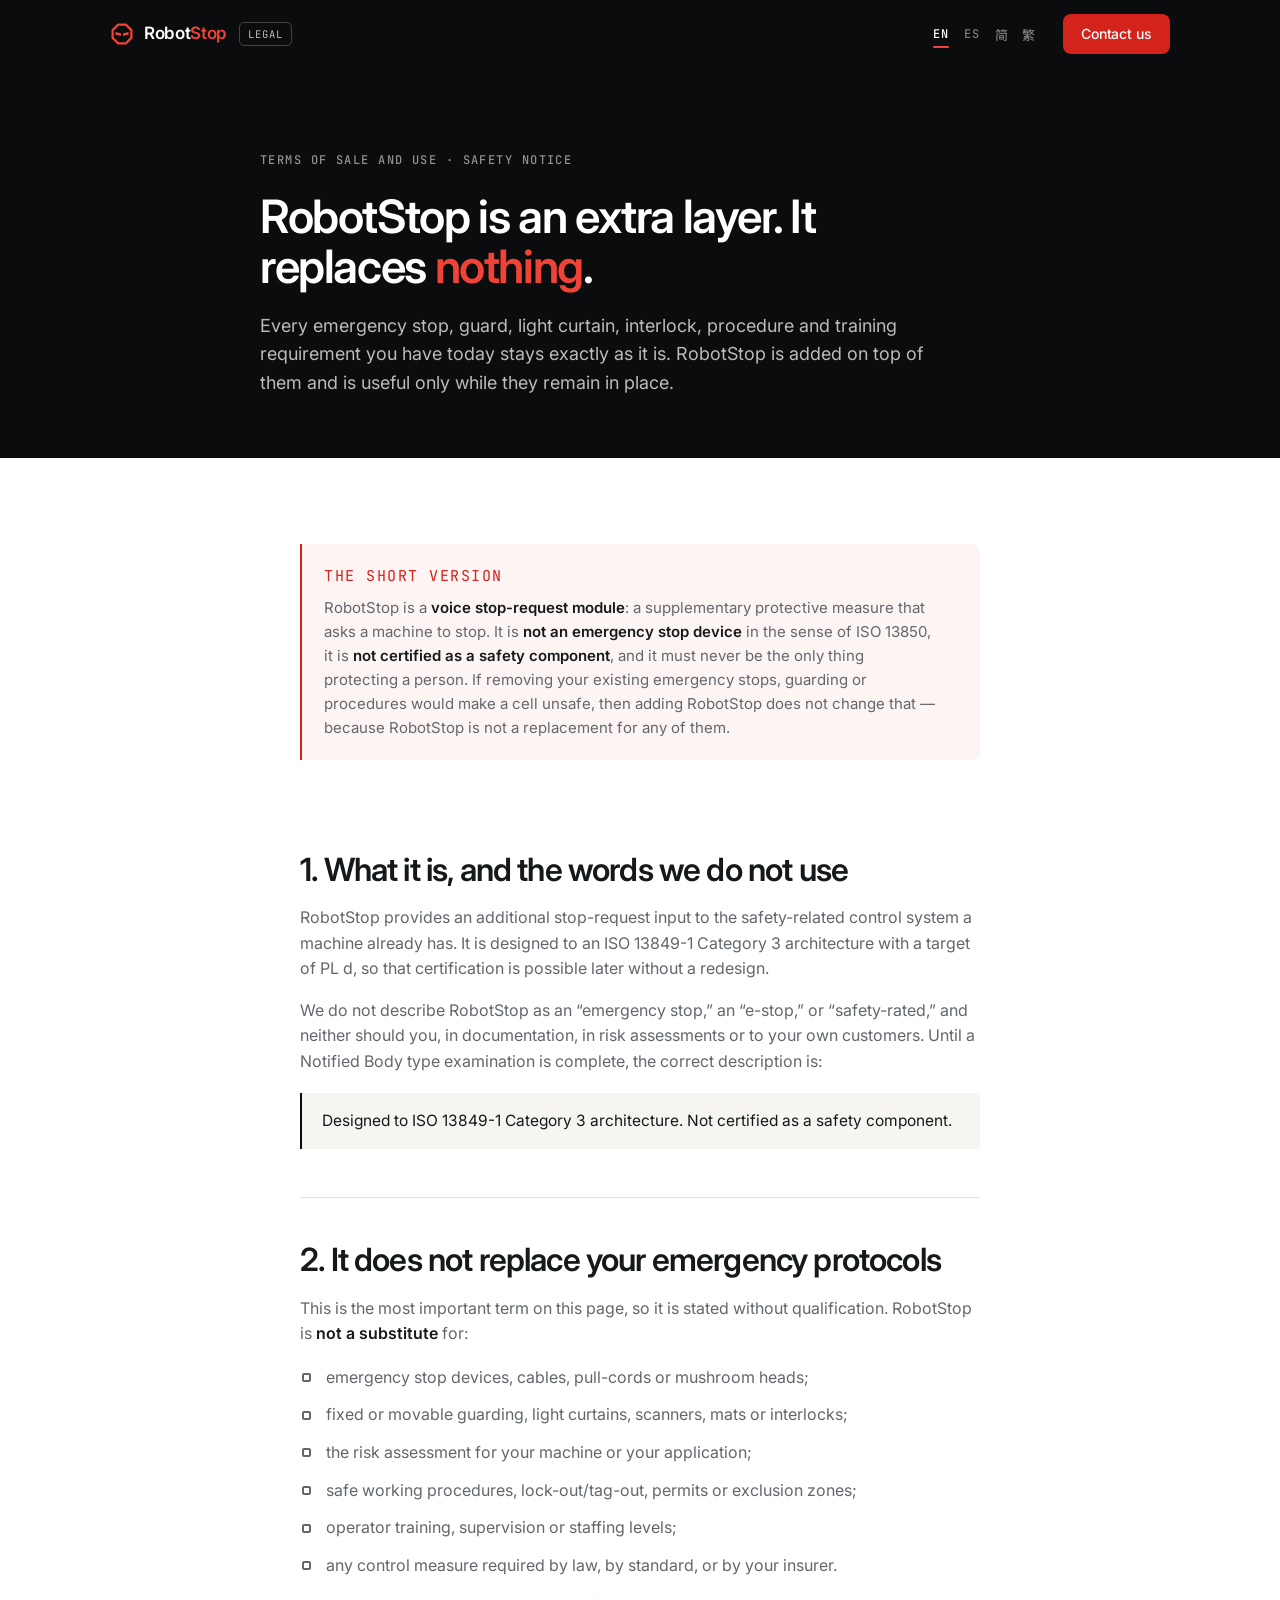
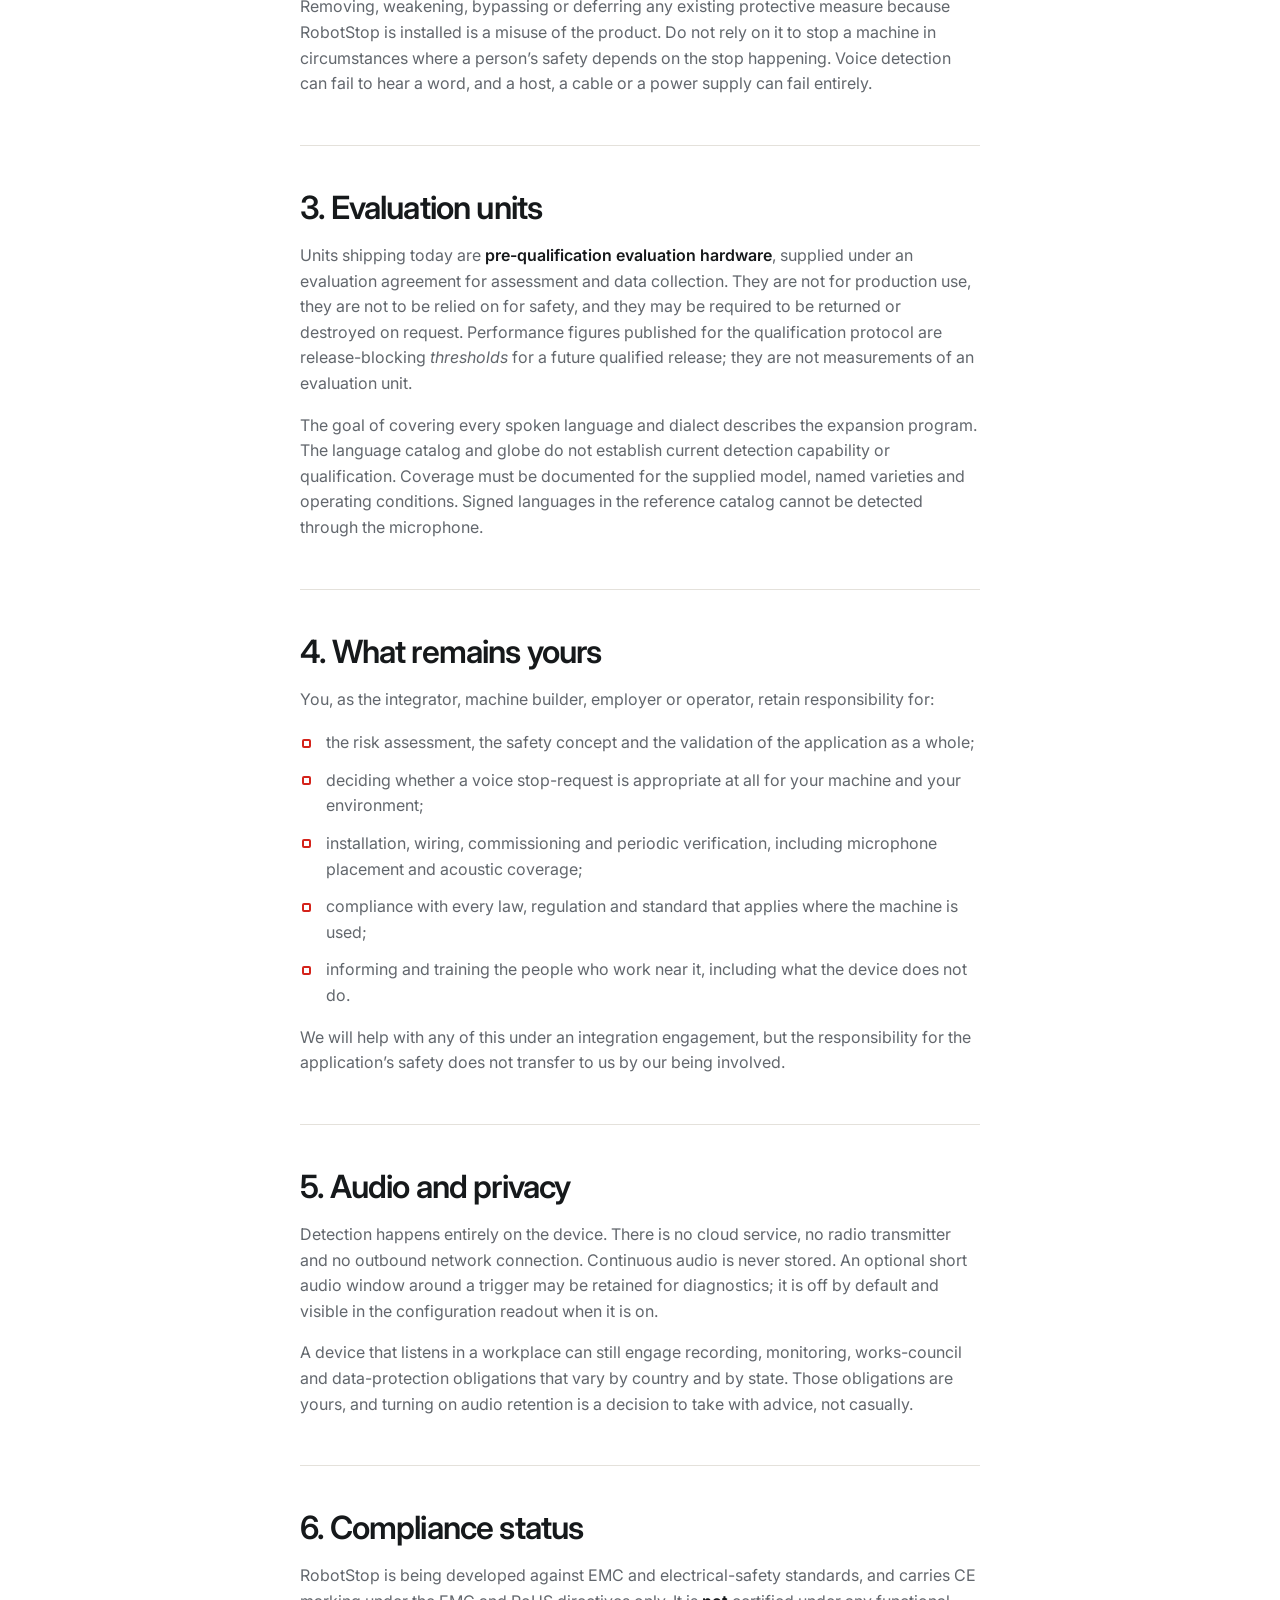
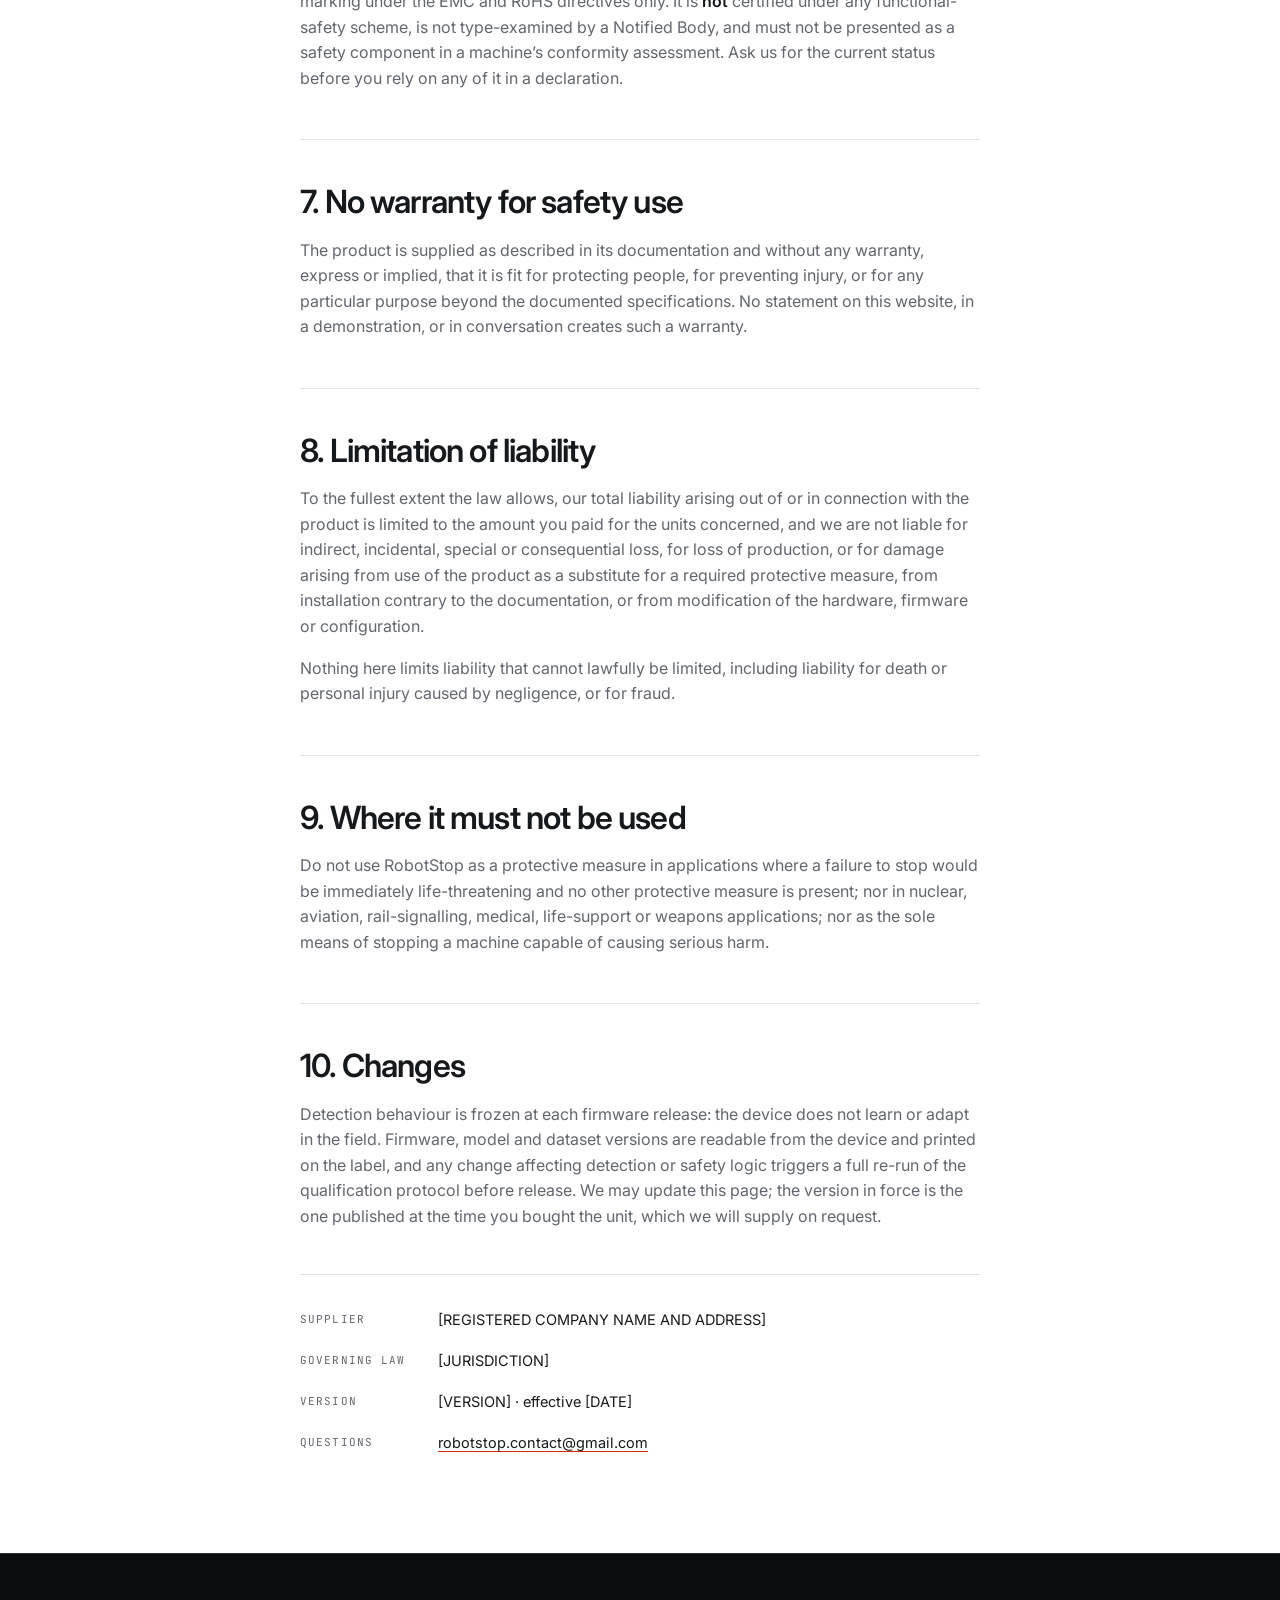
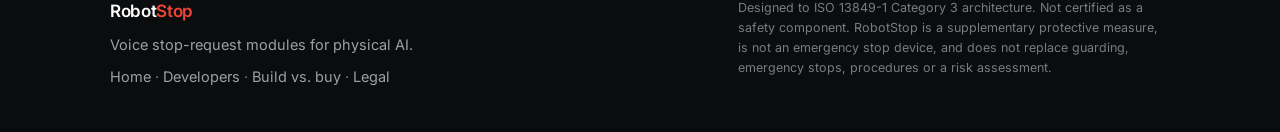
<file: legal.html>
<!doctype html>
<html lang="en">
<head>
<meta charset="utf-8">
<meta name="viewport" content="width=device-width, initial-scale=1">
<title>RobotStop — terms, safety notice and limits of use</title>
<meta name="description" content="What RobotStop is, what it is not, and the terms it is sold under: a supplementary protective measure that does not replace emergency stops, guarding, procedures or a risk assessment.">
<meta name="theme-color" content="#0a0c0d">
<link rel="icon" href="favicon.svg" type="image/svg+xml">
<link rel="preconnect" href="https://fonts.googleapis.com">
<link rel="preconnect" href="https://fonts.gstatic.com" crossorigin>
<link href="https://fonts.googleapis.com/css2?family=Inter:wght@400;500;600;700&family=JetBrains+Mono:wght@400;500&display=swap" rel="stylesheet">
<link rel="stylesheet" href="styles.css?v=35416bf9c7">
<script src="i18n.js?v=c3d230d2d3"></script>
</head>
<body class="docs">

<a class="skip" href="#main">Skip to content</a>

<header class="nav" id="nav">
  <div class="shell nav-inner">
    <a class="brand" href="index.html" aria-label="RobotStop home">
      <svg class="brand-mark" viewBox="0 0 32 32" aria-hidden="true">
        <path d="M10.822 3.5 L21.178 3.5 L28.5 10.822 L28.5 21.178 L21.178 28.5 L10.822 28.5 L3.5 21.178 L3.5 10.822 Z" fill="none" stroke="currentColor" stroke-width="3.00" stroke-linejoin="round"/>
        <path d="M7.25 13.464 L14.625 15.161 L14.625 18.536 L7.25 16.839 Z" fill="currentColor"/>
        <path d="M24.75 13.464 L17.375 15.161 L17.375 18.536 L24.75 16.839 Z" fill="currentColor"/>
      </svg>
      <span class="brand-word" translate="no">Robot<span class="brand-word-accent">Stop</span></span>
      <span class="brand-tag">Legal</span>
    </a>
    <div class="nav-lang" data-lang-picker></div>
    <a class="btn btn-sm btn-primary" href="index.html#contact">Contact us</a>
  </div>
</header>

<main id="main">

<section class="docs-hero">
  <div class="shell docs-single">
    <p class="eyebrow">Terms of sale and use &middot; safety notice</p>
    <h1 class="docs-title">RobotStop is an extra layer. It replaces <span class="hero-title-accent">nothing</span>.</h1>
    <p class="docs-lede">
      Every emergency stop, guard, light curtain, interlock, procedure and
      training requirement you have today stays exactly as it is. RobotStop is
      added on top of them and is useful only while they remain in place.
    </p>
    <p class="i18n-note">
      Translations of this page are provided for convenience. If a translation
      and the English text differ, the English text governs.
    </p>
  </div>
</section>

<div class="shell docs-single docs-body docs-plain">

  <section class="docs-section">
    <div class="callout callout-warn">
      <p class="callout-head">The short version</p>
      <p>
        RobotStop is a <strong>voice stop-request module</strong>: a
        supplementary protective measure that asks a machine to stop. It is
        <strong>not an emergency stop device</strong> in the sense of ISO 13850,
        it is <strong>not certified as a safety component</strong>, and it must
        never be the only thing protecting a person. If removing your existing
        emergency stops, guarding or procedures would make a cell unsafe, then
        adding RobotStop does not change that &mdash; because RobotStop is not a
        replacement for any of them.
      </p>
    </div>
  </section>

  <section class="docs-section">
    <h2>1. What it is, and the words we do not use</h2>
    <p>
      RobotStop provides an additional stop-request input to the safety-related
      control system a machine already has. It is designed to an ISO 13849-1
      Category 3 architecture with a target of PL d, so that certification is
      possible later without a redesign.
    </p>
    <p>
      We do not describe RobotStop as an &ldquo;emergency stop,&rdquo; an
      &ldquo;e-stop,&rdquo; or &ldquo;safety-rated,&rdquo; and neither should
      you, in documentation, in risk assessments or to your own customers. Until
      a Notified Body type examination is complete, the correct description is:
    </p>
    <blockquote class="legal-quote">
      Designed to ISO 13849-1 Category 3 architecture. Not certified as a safety
      component.
    </blockquote>
  </section>

  <section class="docs-section">
    <h2>2. It does not replace your emergency protocols</h2>
    <p>
      This is the most important term on this page, so it is stated without
      qualification. RobotStop is <strong>not a substitute</strong> for:
    </p>
    <ul class="tick-list tick-list-no">
      <li>emergency stop devices, cables, pull-cords or mushroom heads;</li>
      <li>fixed or movable guarding, light curtains, scanners, mats or interlocks;</li>
      <li>the risk assessment for your machine or your application;</li>
      <li>safe working procedures, lock-out/tag-out, permits or exclusion zones;</li>
      <li>operator training, supervision or staffing levels;</li>
      <li>any control measure required by law, by standard, or by your insurer.</li>
    </ul>
    <p>
      Removing, weakening, bypassing or deferring any existing protective
      measure because RobotStop is installed is a misuse of the product. Do not
      rely on it to stop a machine in circumstances where a person&rsquo;s safety
      depends on the stop happening. Voice detection can fail to hear a word, and
      a host, a cable or a power supply can fail entirely.
    </p>
  </section>

  <section class="docs-section">
    <h2>3. Evaluation units</h2>
    <p>
      Units shipping today are <strong>pre-qualification evaluation
      hardware</strong>, supplied under an evaluation agreement for assessment
      and data collection. They are not for production use, they are not to be
      relied on for safety, and they may be required to be returned or destroyed
      on request. Performance figures published for the qualification protocol
      are release-blocking <em>thresholds</em> for a future qualified release;
      they are not measurements of an evaluation unit.
    </p>
    <p>
      The goal of covering every spoken language and dialect describes the expansion
      program. The language catalog and globe do not establish current
      detection capability or qualification. Coverage must be documented for the supplied
      model, named varieties and operating conditions. Signed languages in the reference
      catalog cannot be detected through the microphone.
    </p>
  </section>

  <section class="docs-section">
    <h2>4. What remains yours</h2>
    <p>
      You, as the integrator, machine builder, employer or operator, retain
      responsibility for:
    </p>
    <ul class="tick-list">
      <li>the risk assessment, the safety concept and the validation of the application as a whole;</li>
      <li>deciding whether a voice stop-request is appropriate at all for your machine and your environment;</li>
      <li>installation, wiring, commissioning and periodic verification, including microphone placement and acoustic coverage;</li>
      <li>compliance with every law, regulation and standard that applies where the machine is used;</li>
      <li>informing and training the people who work near it, including what the device does not do.</li>
    </ul>
    <p>
      We will help with any of this under an integration engagement, but the
      responsibility for the application&rsquo;s safety does not transfer to us
      by our being involved.
    </p>
  </section>

  <section class="docs-section">
    <h2>5. Audio and privacy</h2>
    <p>
      Detection happens entirely on the device. There is no cloud service, no
      radio transmitter and no outbound network connection. Continuous audio is
      never stored. An optional short audio window around a trigger may be
      retained for diagnostics; it is off by default and visible in the
      configuration readout when it is on.
    </p>
    <p>
      A device that listens in a workplace can still engage recording,
      monitoring, works-council and data-protection obligations that vary by
      country and by state. Those obligations are yours, and turning on audio
      retention is a decision to take with advice, not casually.
    </p>
  </section>

  <section class="docs-section">
    <h2>6. Compliance status</h2>
    <p>
      RobotStop is being developed against EMC and electrical-safety standards,
      and carries CE marking under the EMC and RoHS directives only. It is
      <strong>not</strong> certified under any functional-safety scheme, is not
      type-examined by a Notified Body, and must not be presented as a safety
      component in a machine&rsquo;s conformity assessment. Ask us for the
      current status before you rely on any of it in a declaration.
    </p>
  </section>

  <section class="docs-section">
    <h2>7. No warranty for safety use</h2>
    <p>
      The product is supplied as described in its documentation and without any
      warranty, express or implied, that it is fit for protecting people, for
      preventing injury, or for any particular purpose beyond the documented
      specifications. No statement on this website, in a demonstration, or in
      conversation creates such a warranty.
    </p>
  </section>

  <section class="docs-section">
    <h2>8. Limitation of liability</h2>
    <p>
      To the fullest extent the law allows, our total liability arising out of
      or in connection with the product is limited to the amount you paid for
      the units concerned, and we are not liable for indirect, incidental,
      special or consequential loss, for loss of production, or for damage
      arising from use of the product as a substitute for a required protective
      measure, from installation contrary to the documentation, or from
      modification of the hardware, firmware or configuration.
    </p>
    <p>
      Nothing here limits liability that cannot lawfully be limited, including
      liability for death or personal injury caused by negligence, or for fraud.
    </p>
  </section>

  <section class="docs-section">
    <h2>9. Where it must not be used</h2>
    <p>
      Do not use RobotStop as a protective measure in applications where a
      failure to stop would be immediately life-threatening and no other
      protective measure is present; nor in nuclear, aviation, rail-signalling,
      medical, life-support or weapons applications; nor as the sole means of
      stopping a machine capable of causing serious harm.
    </p>
  </section>

  <section class="docs-section">
    <h2>10. Changes</h2>
    <p>
      Detection behaviour is frozen at each firmware release: the device does
      not learn or adapt in the field. Firmware, model and dataset versions are
      readable from the device and printed on the label, and any change
      affecting detection or safety logic triggers a full re-run of the
      qualification protocol before release. We may update this page; the
      version in force is the one published at the time you bought the unit,
      which we will supply on request.
    </p>

    <dl class="legal-meta">
      <div><dt>Supplier</dt><dd>[REGISTERED COMPANY NAME AND ADDRESS]</dd></div>
      <div><dt>Governing law</dt><dd>[JURISDICTION]</dd></div>
      <div><dt>Version</dt><dd>[VERSION] &middot; effective [DATE]</dd></div>
      <div><dt>Questions</dt><dd><a href="mailto:robotstop.contact@gmail.com?subject=RobotStop%20legal">robotstop.contact@gmail.com</a></dd></div>
    </dl>
  </section>

</div>

</main>

<footer class="footer">
  <div class="shell footer-inner">
    <div class="footer-brand">
      <span class="brand-word" translate="no">Robot<span class="brand-word-accent">Stop</span></span>
      <p>Voice stop-request modules for physical AI.</p>
      <p class="footer-links">
        <a href="index.html">Home</a> &middot;
        <a href="developers.html">Developers</a> &middot;
        <a href="build-vs-buy.html">Build vs. buy</a> &middot;
        <a href="legal.html">Legal</a>
      </p>
    </div>
    <p class="footer-legal">
      Designed to ISO 13849-1 Category 3 architecture. Not certified as a safety component.
      RobotStop is a supplementary protective measure, is not an emergency stop device, and
      does not replace guarding, emergency stops, procedures or a risk assessment.
    </p>
  </div>
</footer>

<script src="main.js?v=5ee04a7774" defer></script>
</body>
</html>
</file>
<file: styles.css>
/* RobotStop — marketing site
   Palette is deliberately narrow: ink, paper, sand, one safety red. */

:root {
  --ink:        #0a0c0d;
  --ink-2:      #14181a;
  --ink-3:      #21262a;
  --paper:      #ffffff;
  --sand:       #f6f5f2;
  --line:       #e4e1db;
  --line-dark:  #2c3237;
  --text:       #16191b;
  --muted:      #62676d;
  --muted-dark: #9aa2a8;
  --accent:     #d4231b;
  --accent-hi:  #f04338;
  --green:      #1f7a4d;

  --shell: 1140px;
  --pad: clamp(20px, 5vw, 40px);
  --sans: 'Inter', -apple-system, BlinkMacSystemFont, 'Segoe UI', Helvetica, Arial, sans-serif;
  --mono: 'JetBrains Mono', ui-monospace, SFMono-Regular, Menlo, monospace;
  --r: 10px;
  --ease: cubic-bezier(.2, .7, .2, 1);
}

*, *::before, *::after { box-sizing: border-box; }

html { -webkit-text-size-adjust: 100%; scroll-behavior: smooth; }
@media (prefers-reduced-motion: reduce) { html { scroll-behavior: auto; } }

body {
  margin: 0;
  background: var(--paper);
  color: var(--text);
  font-family: var(--sans);
  font-size: 17px;
  line-height: 1.6;
  -webkit-font-smoothing: antialiased;
  text-rendering: optimizeLegibility;
}

h1, h2, h3 { margin: 0; font-weight: 600; letter-spacing: -0.021em; line-height: 1.1; }
p { margin: 0; }
ul, ol { margin: 0; padding: 0; list-style: none; }
img, video, svg { display: block; max-width: 100%; }
a { color: inherit; text-decoration: none; }

:focus-visible {
  outline: 2px solid var(--accent);
  outline-offset: 3px;
  border-radius: 3px;
}

.sr-only, .skip {
  position: absolute; width: 1px; height: 1px;
  padding: 0; margin: -1px; overflow: hidden;
  clip: rect(0 0 0 0); white-space: nowrap; border: 0;
}
.skip:focus {
  position: fixed; top: 12px; left: 12px; z-index: 100;
  width: auto; height: auto; margin: 0; clip: auto;
  padding: 10px 16px; background: var(--ink); color: #fff;
  border-radius: 6px; font-size: 14px;
}

.shell {
  width: 100%;
  max-width: var(--shell);
  margin: 0 auto;
  padding: 0 var(--pad);
}

/* ---------- shared type ---------- */

.eyebrow {
  font-family: var(--mono);
  font-size: 12px;
  font-weight: 500;
  letter-spacing: 0.12em;
  text-transform: uppercase;
  color: var(--muted);
  margin: 0 0 22px;
}
.eyebrow-num { display: flex; align-items: center; gap: 12px; }
.eyebrow-num span {
  display: inline-flex; align-items: center; justify-content: center;
  width: 26px; height: 22px;
  border: 1px solid var(--line);
  border-radius: 4px;
  color: var(--accent);
  font-size: 11px;
  letter-spacing: 0.02em;
}
.eyebrow-invert { color: var(--muted-dark); }
.eyebrow-invert span { border-color: var(--line-dark); color: var(--accent-hi); }

.h2 {
  font-size: clamp(30px, 4.6vw, 48px);
  max-width: 21ch;
  letter-spacing: -0.028em;
}
.lede {
  margin-top: 22px;
  max-width: 62ch;
  font-size: clamp(17px, 1.6vw, 19px);
  color: var(--muted);
  line-height: 1.65;
}
.lede-invert { color: var(--muted-dark); }
.unit {
  display: block;
  font-family: var(--mono);
  font-size: 11px;
  font-weight: 400;
  letter-spacing: 0.06em;
  text-transform: uppercase;
  color: var(--muted);
  margin-top: 7px;
}

/* ---------- buttons ---------- */

.btn {
  display: inline-flex; align-items: center; justify-content: center;
  gap: 8px;
  height: 50px;
  padding: 0 24px;
  border: 1px solid transparent;
  border-radius: 8px;
  font-size: 15px;
  font-weight: 500;
  letter-spacing: -0.006em;
  white-space: nowrap;
  cursor: pointer;
  transition: background-color .18s var(--ease), border-color .18s var(--ease),
              color .18s var(--ease), transform .18s var(--ease);
}
.btn:hover { transform: translateY(-1px); }
.btn:active { transform: translateY(0); }
.btn-sm { height: 40px; padding: 0 17px; font-size: 14px; }
.btn-lg { height: 56px; padding: 0 30px; font-size: 16px; }

.btn-primary { background: var(--accent); color: #fff; }
.btn-primary:hover { background: var(--accent-hi); }

.btn-outline { border-color: var(--line); color: var(--text); background: transparent; }
.btn-outline:hover { border-color: var(--text); }

.btn-ghost {
  border-color: rgba(255, 255, 255, .22);
  color: #fff;
  background: rgba(255, 255, 255, .04);
}
.btn-ghost:hover { border-color: rgba(255, 255, 255, .5); background: rgba(255, 255, 255, .09); }

/* ---------- nav ---------- */

.nav {
  position: sticky; top: 0; z-index: 50;
  background: var(--ink);
  border-bottom: 1px solid transparent;
  transition: border-color .25s var(--ease), box-shadow .25s var(--ease);
}
.nav.is-stuck {
  border-bottom-color: var(--line-dark);
  box-shadow: 0 10px 30px -20px rgba(0, 0, 0, .8);
}
.nav-inner { display: flex; align-items: center; gap: 22px; height: 68px; }

.brand { display: inline-flex; align-items: center; gap: 10px; color: #fff; }
.brand-mark { width: 24px; height: 24px; color: var(--accent-hi); flex: none; }
.brand-word {
  font-size: 17px; font-weight: 600; letter-spacing: -0.02em; color: #fff;
}
.brand-word-accent { color: var(--accent-hi); }

.nav-links { display: flex; gap: 18px; margin-left: auto; }
.nav-links a {
  font-size: 14.5px; color: rgba(255, 255, 255, .66);
  transition: color .15s var(--ease);
}
.nav-links a:hover { color: #fff; }
.nav .btn-primary { margin-left: 4px; }

@media (max-width: 900px) { .nav-links { display: none; } .nav .btn-primary { margin-left: auto; } }

/* ---------- hero ---------- */

.hero {
  position: relative;
  background: var(--ink);
  color: #fff;
  overflow: hidden;
  isolation: isolate;
}
.hero-grid {
  position: absolute; inset: 0; z-index: -2;
  background-image:
    linear-gradient(to right, rgba(255,255,255,.045) 1px, transparent 1px),
    linear-gradient(to bottom, rgba(255,255,255,.045) 1px, transparent 1px);
  background-size: 72px 72px;
  mask-image: radial-gradient(120% 100% at 15% 0%, #000 20%, transparent 78%);
  -webkit-mask-image: radial-gradient(120% 100% at 15% 0%, #000 20%, transparent 78%);
}
.hero-glow {
  position: absolute; z-index: -1;
  top: -32%; right: -14%;
  width: 62vw; height: 62vw; max-width: 780px; max-height: 780px;
  background: radial-gradient(circle, rgba(212,35,27,.30) 0%, rgba(212,35,27,.05) 46%, transparent 68%);
  filter: blur(14px);
}
.hero-inner { padding: clamp(78px, 12vw, 140px) var(--pad) clamp(44px, 6vw, 64px); }
.hero .eyebrow { color: rgba(255,255,255,.55); }

.hero-title {
  font-size: clamp(46px, 9.2vw, 104px);
  line-height: .98;
  letter-spacing: -0.042em;
  font-weight: 600;
}
.hero-title-accent { color: var(--accent-hi); }
.hero-sub {
  margin-top: 28px;
  max-width: 56ch;
  font-size: clamp(17px, 1.8vw, 20px);
  line-height: 1.6;
  color: rgba(255,255,255,.72);
}
.hero-actions { display: flex; flex-wrap: wrap; gap: 12px; margin-top: 38px; }

.ticker {
  display: grid;
  grid-template-columns: repeat(4, 1fr);
  gap: 1px;
  margin: clamp(56px, 8vw, 84px) 0 0;
  background: var(--line-dark);
  border: 1px solid var(--line-dark);
  border-radius: var(--r);
  overflow: hidden;
}
.ticker-item { background: var(--ink-2); padding: 24px 22px 22px; }
.ticker dt {
  font-family: var(--mono);
  font-size: 11px; letter-spacing: 0.08em; text-transform: uppercase;
  color: var(--muted-dark);
}
.ticker dd {
  margin: 10px 0 0;
  font-size: clamp(26px, 3.4vw, 36px);
  font-weight: 600;
  letter-spacing: -0.03em;
  color: #fff;
}
.ticker .unit { color: rgba(255,255,255,.44); }
@media (max-width: 760px) { .ticker { grid-template-columns: repeat(2, 1fr); } }

/* ---------- sections ---------- */

.section { padding: clamp(72px, 10vw, 128px) 0; }
.section-problem { border-bottom: 1px solid var(--line); }
.section-demo { background: var(--sand); border-bottom: 1px solid var(--line); }
.section-how { border-bottom: 1px solid var(--line); }
.section-offerings { background: var(--sand); border-top: 1px solid var(--line); }
.section-standards { border-top: 1px solid var(--line); }

/* ---------- cards ---------- */

.cards { display: grid; gap: 24px; margin-top: clamp(44px, 6vw, 60px); }
.cards-3 { grid-template-columns: repeat(3, 1fr); }
@media (max-width: 980px) { .cards-3 { grid-template-columns: 1fr; } }

.card-plain {
  padding-top: 26px;
  border-top: 2px solid var(--ink);
}
.card-index {
  font-family: var(--mono);
  font-size: 11px; letter-spacing: 0.1em;
  color: var(--accent);
}
.card-plain h3 { margin: 12px 0 10px; font-size: 20px; }
.card-plain p { color: var(--muted); font-size: 16px; }

/* ---------- demo ---------- */

.demo-wrap {
  display: grid;
  grid-template-columns: minmax(0, .82fr) minmax(0, 1fr);
  gap: clamp(36px, 5vw, 64px);
  align-items: center;
}
@media (max-width: 980px) { .demo-wrap { grid-template-columns: 1fr; } }

.demo-media { margin: 0; }
.demo-media video {
  width: 100%;
  border-radius: var(--r);
  border: 1px solid var(--line);
  background: #000;
  box-shadow: 0 24px 50px -28px rgba(10,12,13,.4);
}
.demo-media figcaption {
  margin-top: 12px;
  font-family: var(--mono);
  font-size: 11px; letter-spacing: 0.06em; text-transform: uppercase;
  color: var(--muted);
}

.tick-list { margin-top: 26px; display: grid; gap: 12px; }
.tick-list li {
  position: relative;
  padding-left: 26px;
  font-size: 16px;
  color: var(--muted);
}
.tick-list li::before {
  content: "";
  position: absolute; left: 2px; top: .52em;
  width: 9px; height: 9px;
  border: 2px solid var(--accent);
  border-radius: 2px;
}

/* ---------- diagram ---------- */

.diagram-frame {
  margin: clamp(44px, 6vw, 62px) 0 clamp(52px, 7vw, 72px);
  padding: clamp(20px, 3vw, 34px);
  border: 1px solid var(--line);
  border-radius: var(--r);
  background:
    linear-gradient(to right, rgba(10,12,13,.028) 1px, transparent 1px) 0 0 / 28px 28px,
    linear-gradient(to bottom, rgba(10,12,13,.028) 1px, transparent 1px) 0 0 / 28px 28px,
    var(--paper);
  overflow-x: auto;
}
.diagram { width: 100%; min-width: 660px; height: auto; }
.dg-box rect { fill: var(--paper); stroke: var(--ink); stroke-width: 1.4; }
.dg-box-accent rect { fill: #fff; stroke: var(--accent); stroke-width: 1.6; }
.dg-text text {
  fill: var(--text);
  font-family: var(--sans);
  font-size: 14px;
  font-weight: 500;
  text-anchor: middle;
}
.dg-text .dg-sub, .dg-sub {
  fill: var(--muted);
  font-family: var(--mono);
  font-size: 10.5px;
  font-weight: 400;
  letter-spacing: 0.05em;
  text-transform: uppercase;
}
.dg-label text {
  fill: var(--accent);
  font-family: var(--mono);
  font-size: 11px;
  letter-spacing: 0.14em;
}
.dg-line path { fill: none; stroke: var(--ink); stroke-width: 1.4; }
.dg-line-dash path { stroke: var(--muted); stroke-width: 1.2; stroke-dasharray: 4 5; }
.dg-arrow path { fill: var(--ink); }
.dg-mid { text-anchor: start; }

/* ---------- steps ---------- */

.steps {
  display: grid;
  grid-template-columns: repeat(4, 1fr);
  gap: 1px;
  background: var(--line);
  border: 1px solid var(--line);
  border-radius: var(--r);
  overflow: hidden;
}
.steps li { background: var(--paper); padding: 28px 24px 30px; }
.step-n {
  font-family: var(--mono);
  font-size: 11px; letter-spacing: 0.1em;
  color: var(--accent);
}
.steps h3 { margin: 14px 0 10px; font-size: 19px; }
.steps p { font-size: 15.5px; color: var(--muted); }
@media (max-width: 1040px) { .steps { grid-template-columns: repeat(2, 1fr); } }
@media (max-width: 600px) { .steps { grid-template-columns: 1fr; } }

/* ---------- DIY comparison (dark) ---------- */

.section-diy { background: var(--ink); color: #fff; }
.section-diy .h2 { color: #fff; max-width: 24ch; }

.table-wrap { margin-top: clamp(44px, 6vw, 60px); overflow-x: auto; }
.compare {
  width: 100%;
  min-width: 720px;
  border-collapse: collapse;
  font-size: 15.5px;
}
.compare th, .compare td {
  padding: 18px 22px;
  text-align: left;
  vertical-align: top;
  border-bottom: 1px solid var(--line-dark);
}
.compare thead th {
  font-family: var(--mono);
  font-size: 11px;
  font-weight: 500;
  letter-spacing: 0.12em;
  text-transform: uppercase;
  color: var(--muted-dark);
  padding-bottom: 14px;
  border-bottom-color: var(--ink-3);
}
.compare thead .col-us { color: #fff; }
.compare tbody th {
  font-weight: 500;
  color: #fff;
  width: 22%;
}
.compare tbody td { color: var(--muted-dark); }
.compare .col-us {
  color: #fff;
  background: rgba(212, 35, 27, .07);
  box-shadow: inset 1px 0 0 rgba(240, 67, 56, .32);
  width: 39%;
}
.compare tbody tr:last-child th,
.compare tbody tr:last-child td { border-bottom: 0; }

/* Below the table's comfortable width, stack each row as its own card so the
   RobotStop column is never the one hidden off-screen. */
@media (max-width: 760px) {
  .table-wrap { overflow-x: visible; }
  .compare { min-width: 0; display: block; }
  .compare thead { display: none; }
  .compare tbody { display: block; }
  .compare tbody tr {
    display: block;
    padding: 20px 20px 4px;
    margin-bottom: 14px;
    border: 1px solid var(--line-dark);
    border-radius: var(--r);
  }
  .compare tbody th,
  .compare tbody td {
    display: block;
    width: auto;
    padding: 0 0 16px;
    border-bottom: 0;
  }
  .compare tbody th { font-size: 17px; padding-bottom: 14px; }
  .compare tbody td::before {
    content: attr(data-label);
    display: block;
    margin-bottom: 5px;
    font-family: var(--mono);
    font-size: 10.5px;
    letter-spacing: 0.1em;
    text-transform: uppercase;
    color: var(--muted-dark);
  }
  .compare .col-us {
    width: auto;
    background: transparent;
    box-shadow: none;
    padding-top: 14px;
    border-top: 1px solid var(--line-dark);
  }
  .compare .col-us::before { color: var(--accent-hi); }
}

.kicker {
  margin-top: clamp(40px, 5vw, 56px);
  max-width: 34ch;
  font-size: clamp(21px, 2.6vw, 28px);
  font-weight: 500;
  line-height: 1.32;
  letter-spacing: -0.024em;
  color: #fff;
}

/* ---------- pricing ---------- */

.cards-price { align-items: stretch; }
.card-price {
  position: relative;
  display: flex;
  flex-direction: column;
  padding: 32px 28px 30px;
  background: var(--paper);
  border: 1px solid var(--line);
  border-radius: var(--r);
}
.card-feature {
  border-color: var(--ink);
  box-shadow: 0 22px 44px -30px rgba(10,12,13,.55);
}
.ribbon {
  position: absolute; top: -11px; left: 28px;
  padding: 4px 11px;
  background: var(--accent);
  color: #fff;
  border-radius: 5px;
  font-family: var(--mono);
  font-size: 10.5px;
  letter-spacing: 0.1em;
  text-transform: uppercase;
}
.price-tag {
  font-family: var(--mono);
  font-size: 11px; letter-spacing: 0.12em; text-transform: uppercase;
  color: var(--muted);
}
.card-price h3 { margin: 12px 0 0; font-size: 23px; }
.price { margin: 20px 0 0; display: flex; align-items: baseline; gap: 9px; flex-wrap: wrap; }
.price-num {
  font-size: clamp(34px, 4vw, 42px);
  font-weight: 600;
  letter-spacing: -0.035em;
}
.price-unit { font-size: 14px; color: var(--muted); }
.price-note { margin-top: 10px; font-size: 13.5px; color: var(--muted); }

.feat {
  margin: 26px 0 30px;
  padding-top: 24px;
  border-top: 1px solid var(--line);
  display: grid;
  gap: 13px;
}
.feat li {
  position: relative;
  padding-left: 24px;
  font-size: 15.5px;
  color: var(--muted);
  line-height: 1.5;
}
.feat li strong { color: var(--text); font-weight: 600; }
.feat li::before {
  content: "";
  position: absolute; left: 3px; top: .55em;
  width: 8px; height: 8px;
  border-radius: 50%;
  background: var(--accent);
  opacity: .82;
}
.card-price .btn { margin-top: auto; width: 100%; }

/* ---------- standards ---------- */

.split {
  display: grid;
  grid-template-columns: repeat(2, 1fr);
  gap: clamp(32px, 5vw, 64px);
  margin-top: clamp(44px, 6vw, 58px);
}
@media (max-width: 860px) { .split { grid-template-columns: 1fr; } }
.split-h {
  font-family: var(--mono);
  font-size: 12px;
  font-weight: 500;
  letter-spacing: 0.12em;
  text-transform: uppercase;
  padding-bottom: 14px;
  border-bottom: 2px solid var(--ink);
}
.split-h-yes { color: var(--green); border-bottom-color: var(--green); }
.split-h-no { color: var(--accent); border-bottom-color: var(--accent); }
.split .tick-list { margin-top: 22px; }
.split .tick-list li { font-size: 15.5px; }
.tick-list-no li::before { border-color: var(--muted); }

.protocol {
  margin-top: clamp(54px, 7vw, 76px);
  border: 1px solid var(--line);
  border-radius: var(--r);
  overflow: hidden;
  background: var(--sand);
}
.protocol-head { padding: 30px clamp(24px, 3vw, 34px) 26px; }
.protocol-head h3 {
  font-family: var(--mono);
  font-size: 12px;
  font-weight: 500;
  letter-spacing: 0.12em;
  text-transform: uppercase;
  color: var(--accent);
}
.protocol-head p { margin-top: 12px; max-width: 64ch; font-size: 16px; color: var(--muted); }
.protocol-grid {
  display: grid;
  grid-template-columns: repeat(3, 1fr);
  gap: 1px;
  margin: 0;
  background: var(--line);
  border-top: 1px solid var(--line);
}
.protocol-grid > div { background: var(--paper); padding: 22px 24px 24px; }
.protocol-grid dt {
  font-size: 13.5px;
  color: var(--muted);
  min-height: 2.6em;
}
.protocol-grid dd {
  margin: 8px 0 0;
  font-size: clamp(22px, 2.4vw, 27px);
  font-weight: 600;
  letter-spacing: -0.03em;
}
@media (max-width: 900px) { .protocol-grid { grid-template-columns: repeat(2, 1fr); } }
@media (max-width: 560px) { .protocol-grid { grid-template-columns: 1fr; } }
.protocol-foot {
  padding: 20px clamp(24px, 3vw, 34px) 24px;
  border-top: 1px solid var(--line);
  font-size: 13.5px;
  color: var(--muted);
  max-width: 82ch;
}

/* ---------- CTA ---------- */

.section-cta {
  background: var(--ink);
  color: #fff;
  position: relative;
  overflow: hidden;
  isolation: isolate;
}
.section-cta::before {
  content: "";
  position: absolute; z-index: -1;
  left: 50%; bottom: -60%;
  transform: translateX(-50%);
  width: 90vw; height: 70vw; max-width: 900px; max-height: 620px;
  background: radial-gradient(ellipse at center, rgba(212,35,27,.26) 0%, transparent 66%);
}
.cta-inner { text-align: center; padding: clamp(10px, 2vw, 24px) var(--pad); }
.section-cta .eyebrow { color: rgba(255,255,255,.55); }
.cta-h { color: #fff; margin: 0 auto; max-width: 18ch; }
.cta-lede { margin: 22px auto 0; }
.cta-actions { justify-content: center; margin-top: 36px; }

/* ---------- footer ---------- */

.footer { background: var(--ink); color: var(--muted-dark); border-top: 1px solid var(--line-dark); padding: 44px 0; }
.footer-inner {
  display: flex;
  flex-wrap: wrap;
  gap: 28px;
  align-items: flex-start;
  justify-content: space-between;
}
.footer-brand p { margin-top: 8px; font-size: 14.5px; }
.footer-legal {
  max-width: 54ch;
  font-size: 12.5px;
  line-height: 1.6;
  color: #767d83;
}

/* ---------- reveal on scroll ---------- */

.reveal { opacity: 0; transform: translateY(14px); }
.reveal.is-in {
  opacity: 1; transform: none;
  transition: opacity .6s var(--ease), transform .6s var(--ease);
}
@media (prefers-reduced-motion: reduce) {
  .reveal, .reveal.is-in { opacity: 1; transform: none; transition: none; }
  .btn:hover { transform: none; }
}

@media print {
  .nav, .hero-glow, .hero-grid { display: none; }
  body { font-size: 12px; }
  .hero, .section-diy, .section-cta, .footer { background: #fff !important; color: #000 !important; }
}

/* ---------- language globe ---------- */

.section-globe { background: var(--sand); border-top: 1px solid var(--line); border-bottom: 1px solid var(--line); }

.globe-wrap {
  display: grid;
  grid-template-columns: minmax(0, 1fr) minmax(0, .82fr);
  gap: clamp(28px, 4vw, 56px);
  align-items: center;
  margin-top: clamp(40px, 5vw, 56px);
}
@media (max-width: 900px) { .globe-wrap { grid-template-columns: 1fr; } }

.globe-stage {
  position: relative;
  width: 100%;
  max-width: 520px;
  margin: 0 auto;
  aspect-ratio: 1 / 1;
}
.globe-stage canvas {
  width: 100%;
  height: 100%;
  border-radius: 50%;
  cursor: grab;
  touch-action: pan-y;
  box-shadow: 0 40px 70px -40px rgba(10, 12, 13, .65);
}
.globe-stage canvas:active { cursor: grabbing; }
.globe-hint {
  position: absolute;
  left: 50%;
  bottom: -6px;
  transform: translateX(-50%);
  font-family: var(--mono);
  font-size: 11px;
  letter-spacing: 0.1em;
  text-transform: uppercase;
  color: var(--muted);
  transition: opacity .4s var(--ease);
}
.globe-hint.is-gone { opacity: 0; }

.globe-panel {
  background: var(--paper);
  border: 1px solid var(--line);
  border-radius: var(--r);
  padding: clamp(24px, 3vw, 32px);
}
.globe-tier {
  font-family: var(--mono);
  font-size: 11px;
  letter-spacing: 0.12em;
  text-transform: uppercase;
  color: var(--muted);
}
.globe-country {
  margin-top: 14px;
  font-size: 15px;
  color: var(--muted);
}
.globe-word {
  margin-top: 6px;
  font-size: clamp(40px, 5.6vw, 58px);
  font-weight: 600;
  letter-spacing: -0.03em;
  line-height: 1.12;
  min-height: 1.12em;
}
.globe-meta {
  margin-top: 10px;
  display: flex;
  flex-wrap: wrap;
  gap: 10px;
  align-items: baseline;
  font-size: 15px;
  color: var(--text);
}
.globe-roman {
  font-family: var(--mono);
  font-size: 12.5px;
  color: var(--muted);
}

.globe-controls {
  display: flex;
  gap: 8px;
  margin-top: 26px;
  padding-top: 22px;
  border-top: 1px solid var(--line);
}
.globe-btn {
  height: 38px;
  min-width: 38px;
  padding: 0 12px;
  border: 1px solid var(--line);
  border-radius: 7px;
  background: transparent;
  color: var(--text);
  font-family: var(--sans);
  font-size: 14px;
  cursor: pointer;
  transition: border-color .15s var(--ease), background-color .15s var(--ease);
}
.globe-btn:hover { border-color: var(--text); }
.globe-btn-wide { margin-left: auto; font-variant-numeric: tabular-nums; }

.globe-chips-label {
  margin-top: 24px;
  font-family: var(--mono);
  font-size: 10.5px;
  letter-spacing: 0.12em;
  text-transform: uppercase;
  color: var(--muted);
}
.globe-chips { display: flex; flex-wrap: wrap; gap: 7px; margin-top: 12px; }
.chip {
  padding: 5px 11px;
  border: 1px solid var(--line);
  border-radius: 999px;
  background: transparent;
  color: var(--muted);
  font-family: var(--sans);
  font-size: 13px;
  cursor: pointer;
  transition: border-color .15s var(--ease), color .15s var(--ease), background-color .15s var(--ease);
}
.chip:hover { border-color: var(--text); color: var(--text); }
.chip[aria-pressed="true"] {
  background: var(--ink);
  border-color: var(--ink);
  color: #fff;
}

.globe-stats {
  display: grid;
  grid-template-columns: repeat(4, 1fr);
  gap: 1px;
  margin: clamp(48px, 6vw, 68px) 0 0;
  background: var(--line);
  border: 1px solid var(--line);
  border-radius: var(--r);
  overflow: hidden;
}
.globe-stats > div { background: var(--paper); padding: 22px 22px 24px; }
.globe-stats dt {
  font-family: var(--mono);
  font-size: 11px;
  letter-spacing: 0.08em;
  text-transform: uppercase;
  color: var(--muted);
}
.globe-stats dd {
  margin: 10px 0 0;
  font-size: clamp(24px, 3vw, 32px);
  font-weight: 600;
  letter-spacing: -0.03em;
}
@media (max-width: 900px) { .globe-stats { grid-template-columns: repeat(2, 1fr); } }
@media (max-width: 520px) { .globe-stats { grid-template-columns: 1fr; } }

.kicker-dark { color: var(--text); max-width: 46ch; }

.nowrap { white-space: nowrap; }

/* ---------- developer guide ---------- */

.docs { background: var(--paper); }

.brand-tag {
  margin-left: 2px;
  padding: 3px 8px;
  border: 1px solid rgba(255, 255, 255, .22);
  border-radius: 5px;
  font-family: var(--mono);
  font-size: 10.5px;
  letter-spacing: 0.1em;
  text-transform: uppercase;
  color: rgba(255, 255, 255, .72);
}

.docs-hero {
  background: var(--ink);
  color: #fff;
  padding: clamp(52px, 7vw, 82px) 0 clamp(44px, 6vw, 60px);
}
.docs-hero .eyebrow { color: rgba(255, 255, 255, .55); }
.docs-title {
  font-size: clamp(30px, 4.4vw, 46px);
  font-weight: 600;
  letter-spacing: -0.03em;
  line-height: 1.08;
  max-width: 24ch;
}
.docs-lede {
  margin-top: 20px;
  max-width: 62ch;
  font-size: clamp(16px, 1.5vw, 18px);
  color: rgba(255, 255, 255, .72);
}
.docs-facts {
  display: grid;
  grid-template-columns: repeat(4, minmax(0, 1fr));
  gap: 18px;
  margin-top: clamp(30px, 4vw, 42px);
  padding-top: 26px;
  border-top: 1px solid var(--line-dark);
}
.docs-facts li { font-size: 14px; color: rgba(255, 255, 255, .6); line-height: 1.45; }
.docs-facts span {
  display: block;
  font-size: 18px;
  font-weight: 600;
  letter-spacing: -0.02em;
  color: #fff;
  margin-bottom: 4px;
}
@media (max-width: 860px) { .docs-facts { grid-template-columns: repeat(2, 1fr); } }

/* --- layout: sticky contents beside the body --- */

.docs-layout {
  display: grid;
  grid-template-columns: 216px minmax(0, 1fr);
  gap: clamp(28px, 5vw, 68px);
  align-items: start;
  padding-top: clamp(40px, 5vw, 60px);
  padding-bottom: clamp(60px, 8vw, 100px);
}
@media (max-width: 960px) { .docs-layout { grid-template-columns: 1fr; } }

.docs-toc { position: sticky; top: 92px; }
@media (max-width: 960px) {
  .docs-toc {
    position: static;
    padding-bottom: 24px;
    border-bottom: 1px solid var(--line);
  }
}
.docs-toc-head {
  font-family: var(--mono);
  font-size: 10.5px;
  letter-spacing: 0.12em;
  text-transform: uppercase;
  color: var(--muted);
  padding-bottom: 12px;
  border-bottom: 1px solid var(--line);
}
.docs-toc ol { counter-reset: toc; margin-top: 12px; }
.docs-toc li { counter-increment: toc; }
.docs-toc a {
  display: block;
  padding: 6px 0 6px 26px;
  position: relative;
  font-size: 14px;
  color: var(--muted);
  border-radius: 4px;
  transition: color .15s var(--ease);
}
.docs-toc a::before {
  content: counter(toc, decimal-leading-zero);
  position: absolute;
  left: 0;
  font-family: var(--mono);
  font-size: 10.5px;
  color: var(--line);
}
.docs-toc a:hover { color: var(--text); }
.docs-toc a:hover::before,
.docs-toc a.is-current::before { color: var(--accent); }
.docs-toc a.is-current { color: var(--text); font-weight: 500; }

/* --- body --- */

.docs-body { min-width: 0; }
.docs-section { scroll-margin-top: 88px; }
.docs-section + .docs-section {
  margin-top: clamp(48px, 6vw, 72px);
  padding-top: clamp(44px, 5vw, 64px);
  border-top: 1px solid var(--line);
}
.docs-body h2 {
  font-size: clamp(24px, 2.8vw, 32px);
  letter-spacing: -0.026em;
}
.docs-body h3 {
  margin-top: clamp(30px, 4vw, 42px);
  font-size: 18px;
  letter-spacing: -0.016em;
}
.docs-body h4 { font-size: 16.5px; font-weight: 600; letter-spacing: -0.014em; }
.docs-body p {
  margin-top: 16px;
  max-width: 68ch;
  font-size: 16px;
  color: var(--muted);
}
.docs-body h2 + p { margin-top: 18px; }
.docs-body p strong, .docs-body li strong { color: var(--text); font-weight: 600; }
.docs-body em { font-style: italic; }
.docs-body a:not(.btn) {
  color: var(--text);
  text-decoration: underline;
  text-decoration-color: var(--accent);
  text-underline-offset: 3px;
}
.docs-body a:not(.btn):hover { color: var(--accent); }
.docs-body .muted { color: var(--muted); }
.docs-body .small { font-size: 13.5px; }

/* --- numbered getting-started steps --- */

.docs-steps {
  display: grid;
  gap: 1px;
  margin-top: clamp(28px, 4vw, 36px);
  background: var(--line);
  border: 1px solid var(--line);
  border-radius: var(--r);
  overflow: hidden;
  counter-reset: step;
}
.docs-steps > li {
  background: var(--paper);
  padding: 26px clamp(20px, 3vw, 30px) 28px;
  counter-increment: step;
}
.docs-steps h3 {
  margin: 0 0 4px;
  font-size: 17.5px;
  display: flex;
  align-items: baseline;
  gap: 10px;
}
.docs-steps h3::before {
  content: counter(step);
  font-family: var(--mono);
  font-size: 11px;
  color: var(--accent);
}
.docs-steps p { margin-top: 10px; font-size: 15.5px; }

/* --- code --- */

.code {
  position: relative;
  margin-top: 18px;
  padding: 18px 20px;
  background: var(--ink);
  border-radius: 8px;
  overflow-x: auto;
  font-family: var(--mono);
  font-size: 13px;
  line-height: 1.7;
  color: #e6ebee;
  -webkit-overflow-scrolling: touch;
}
.code code {
  font-family: inherit;
  white-space: pre;
  /* No ligatures in a reference: "=>" should look like two characters. */
  font-variant-ligatures: none;
}
.code .cm { color: #7d868d; }
.code[data-lang]::after {
  content: attr(data-lang);
  position: absolute;
  top: 8px;
  right: 12px;
  font-size: 10px;
  letter-spacing: 0.1em;
  text-transform: uppercase;
  color: rgba(255, 255, 255, .28);
}
.copy {
  position: absolute;
  top: 8px;
  right: 8px;
  padding: 5px 10px;
  border: 1px solid rgba(255, 255, 255, .2);
  border-radius: 5px;
  background: rgba(255, 255, 255, .06);
  color: rgba(255, 255, 255, .78);
  font-family: var(--mono);
  font-size: 10.5px;
  letter-spacing: 0.08em;
  text-transform: uppercase;
  cursor: pointer;
  opacity: 0;
  transition: opacity .15s var(--ease), background-color .15s var(--ease);
}
.code:hover .copy, .copy:focus-visible { opacity: 1; }
.copy:hover { background: rgba(255, 255, 255, .14); }
.copy.is-done { color: #7ee2a8; border-color: rgba(126, 226, 168, .5); opacity: 1; }
.code:has(.copy)[data-lang]::after { right: 68px; }

.docs-body code:not(.code code) {
  padding: 2px 6px;
  background: var(--sand);
  border: 1px solid var(--line);
  border-radius: 4px;
  font-family: var(--mono);
  font-size: 0.86em;
  color: var(--text);
  white-space: nowrap;
}

/* --- tables --- */

.table-scroll {
  margin-top: 22px;
  overflow-x: auto;
  border: 1px solid var(--line);
  border-radius: var(--r);
}
.docs-table { width: 100%; border-collapse: collapse; font-size: 15px; }
.docs-table th, .docs-table td {
  padding: 14px 18px;
  text-align: left;
  vertical-align: top;
  border-bottom: 1px solid var(--line);
}
.docs-table thead th {
  font-family: var(--mono);
  font-size: 10.5px;
  font-weight: 500;
  letter-spacing: 0.1em;
  text-transform: uppercase;
  color: var(--muted);
  background: var(--sand);
  white-space: nowrap;
}
.docs-table tbody td { color: var(--muted); }
.docs-table tbody tr:last-child th,
.docs-table tbody tr:last-child td { border-bottom: 0; }
.docs-table td code, .docs-table th code { white-space: nowrap; }
.table-proto tbody td:first-child { width: 1%; white-space: nowrap; }

/* --- callouts --- */

.callout {
  margin-top: 26px;
  padding: 20px 22px;
  background: var(--sand);
  border-left: 2px solid var(--ink);
  border-radius: 0 8px 8px 0;
}
.callout-warn { border-left-color: var(--accent); background: #fdf5f4; }
.callout-head {
  margin: 0 0 6px !important;
  font-family: var(--mono);
  font-size: 10.5px;
  letter-spacing: 0.1em;
  text-transform: uppercase;
  color: var(--text);
}
.callout-warn .callout-head { color: var(--accent); }
.callout p { margin-top: 8px; font-size: 15px; }

.chip-red, .chip-green {
  padding: 1px 8px;
  border-radius: 999px;
  font-size: 13px;
  font-weight: 500;
  white-space: nowrap;
}
.chip-red { background: #fdecea; color: #b01a13; }
.chip-green { background: #e8f5ee; color: var(--green); }

.docs-cards { margin-top: 26px; }
.docs-cards .card-plain p { font-size: 15px; }

/* --- specs --- */

.spec-grid {
  display: grid;
  grid-template-columns: repeat(2, minmax(0, 1fr));
  gap: clamp(24px, 4vw, 48px);
  margin-top: 26px;
}
@media (max-width: 760px) { .spec-grid { grid-template-columns: 1fr; } }
.spec-grid h3 { margin-top: 0; }
.spec-grid dl { margin-top: 16px; }
.spec-grid dl > div {
  display: flex;
  justify-content: space-between;
  gap: 16px;
  padding: 11px 0;
  border-bottom: 1px solid var(--line);
  font-size: 15px;
}
.spec-grid dt { color: var(--muted); }
.spec-grid dd { margin: 0; text-align: right; font-weight: 500; }

.docs-cta {
  margin-top: clamp(40px, 5vw, 56px);
  padding: clamp(26px, 4vw, 36px);
  background: var(--sand);
  border: 1px solid var(--line);
  border-radius: var(--r);
}
.docs-cta h3 { margin-top: 0; font-size: 21px; }
.docs-cta .hero-actions { margin-top: 24px; }

/* The one nav link that leaves the page. */
.nav-link-alt { color: #fff !important; }
.nav-link-alt::after {
  content: "";
  display: inline-block;
  width: 5px;
  height: 5px;
  margin-left: 7px;
  border-top: 1px solid var(--accent-hi);
  border-right: 1px solid var(--accent-hi);
  transform: rotate(45deg) translateY(-1px);
}

/* The developer guide is one screen: a single column, no contents list. */
.docs-single { max-width: 760px; }
.docs-plain { padding: clamp(40px, 5vw, 60px) var(--pad) clamp(60px, 8vw, 90px); }
.docs-plain .docs-section + .docs-section {
  margin-top: clamp(36px, 4vw, 48px);
  padding-top: clamp(32px, 4vw, 44px);
}
.docs-plain .docs-section:first-child + .docs-section { border-top: 0; }
.docs-hero .docs-single { padding-left: 0; padding-right: 0; }
.docs-table tbody td:first-child { white-space: nowrap; }
.docs-plain .docs-table tbody td:first-child { white-space: normal; }

/* The guide's nav has no section links, so the button claims the space. */
.docs .nav-inner > .btn { margin-left: auto; }

/* The JSON line is the point of the page: wrap it so the whole object is
   visible at once instead of scrolling off the right edge. */
.code-wrap { padding-top: 28px; }   /* clear the corner label when wrapping */
.code-wrap code { white-space: pre-wrap; word-break: break-word; }

.docs-plain .lede-first { margin-top: 0; font-size: 16px; }

/* The languages section closes on one line, so it can be bigger and louder. */
.kicker-big {
  max-width: 30ch;
  font-size: clamp(26px, 3.6vw, 40px);
  font-weight: 600;
  line-height: 1.16;
  letter-spacing: -0.03em;
}
.kicker-accent { color: var(--accent); }

/* The languages section closes on one line, so it can be bigger and louder. */
.kicker-big {
  max-width: 30ch;
  font-size: clamp(26px, 3.6vw, 40px);
  font-weight: 600;
  line-height: 1.16;
  letter-spacing: -0.03em;
}
.kicker-accent { color: var(--accent); }

/* ---------- safety notice and legal ---------- */

.hero-notice {
  margin-top: 26px;
  padding-left: 14px;
  border-left: 2px solid var(--accent);
  max-width: 54ch;
  font-size: 14.5px;
  line-height: 1.55;
  color: rgba(255, 255, 255, .62);
}
.hero-notice a {
  color: #fff;
  text-decoration: underline;
  text-decoration-color: var(--accent-hi);
  text-underline-offset: 3px;
}
.hero-notice a:hover { color: var(--accent-hi); }

/* A band, not a section: it interrupts the page on purpose. */
.notice-band {
  background: var(--sand);
  border-top: 2px solid var(--accent);
  border-bottom: 1px solid var(--line);
  padding: clamp(44px, 6vw, 64px) 0;
}
.notice-inner { max-width: 820px; }
.notice-flag {
  font-family: var(--mono);
  font-size: 11px;
  font-weight: 500;
  letter-spacing: 0.14em;
  text-transform: uppercase;
  color: var(--accent);
}
.notice-h {
  margin-top: 14px;
  font-size: clamp(24px, 3vw, 34px);
  font-weight: 600;
  letter-spacing: -0.026em;
  line-height: 1.12;
}
.notice-body {
  margin-top: 16px;
  max-width: 68ch;
  font-size: 16px;
  line-height: 1.65;
  color: var(--muted);
}
.notice-more { margin-top: 18px; font-size: 15px; }
.notice-more a {
  color: var(--text);
  text-decoration: underline;
  text-decoration-color: var(--accent);
  text-underline-offset: 3px;
}
.notice-more a:hover { color: var(--accent); }

.footer-links { margin-top: 10px; font-size: 13.5px; color: #767d83; }
.footer-links a { color: var(--muted-dark); }
.footer-links a:hover { color: #fff; }

.legal-quote {
  margin: 18px 0 0;
  padding: 16px 20px;
  background: var(--sand);
  border-left: 2px solid var(--ink);
  font-size: 15.5px;
  color: var(--text);
}
.docs-body .legal-quote { max-width: 68ch; }

.legal-meta {
  margin: clamp(32px, 4vw, 44px) 0 0;
  padding-top: 24px;
  border-top: 1px solid var(--line);
}
.legal-meta > div {
  display: flex;
  flex-wrap: wrap;
  gap: 8px 18px;
  padding: 9px 0;
  font-size: 14.5px;
}
.legal-meta dt {
  min-width: 120px;
  font-family: var(--mono);
  font-size: 11px;
  letter-spacing: 0.1em;
  text-transform: uppercase;
  color: var(--muted);
  padding-top: 3px;
}
.legal-meta dd { margin: 0; color: var(--text); }
.docs-plain .tick-list { margin-top: 18px; }
.docs-plain .tick-list li { font-size: 16px; }

/* The shared model: one block, filled, so the picture shows both channels
   using the same thing rather than two lookalikes. */
.dg-box-shared rect { fill: var(--sand); stroke: var(--ink); stroke-width: 1.4; }

/* Language inclusion lookup and worldwide reference notes. */
.language-counts { margin-top: 32px; }
.language-notes, .language-catalog { margin-top: 36px; }
.language-notes p, .language-catalog > p { margin-top: 14px; max-width: 82ch; color: var(--muted); }
.language-notes a, .language-catalog a { text-decoration: underline; text-underline-offset: 3px; }
.language-catalog { padding-top: 32px; border-top: 1px solid var(--line); }
.language-lookup { margin-top: 24px; max-width: 640px; }
.language-lookup[hidden], .language-lookup-status[hidden] { display: none; }
.language-lookup label { display: block; font-size: 14px; font-weight: 600; margin-bottom: 8px; }
.language-lookup-controls { display: flex; gap: 12px; }
.language-lookup input { flex: 1; min-width: 0; min-height: 48px; padding: 12px; border: 1px solid var(--line); border-radius: 6px; background: var(--paper); color: var(--text); font: inherit; }
.language-lookup button { height: auto; min-height: 48px; }
.language-catalog > .language-lookup-status { padding: 16px; border: 1px solid var(--line); border-radius: 6px; background: var(--paper); color: var(--text); overflow-wrap: anywhere; }
.language-sources { margin-top: 18px; color: var(--muted); font-size: 13px; }
.language-sources summary { cursor: pointer; }
.language-sources p { margin-top: 12px; }
@media (max-width: 520px) { .language-lookup-controls { flex-direction: column; } }
.catalog-source { font-size: 13px; }
.globe-word.is-catalog-name { font-size: clamp(24px, 4vw, 44px); overflow-wrap: anywhere; }
.globe-coverage { margin-top: 10px; font-size: 15px; color: var(--muted); }
.globe-legend { display: flex; flex-wrap: wrap; gap: 10px 18px; margin: 20px 0; font-size: 13px; }
.globe-legend li { display: flex; align-items: center; gap: 7px; }
.globe-legend span { display: inline-block; width: 9px; height: 9px; border-radius: 50%; }
.legend-language { background: #ff6555; }
.legend-dialect { background: #69d0ee; }
.legend-selected { background: #fff; border: 2px solid var(--ink); }
.globe-read { border-top: 1px solid var(--line); padding-top: 20px; }
.globe-position, .globe-note { margin-top: 14px; font-size: 13px; color: var(--muted); }
.globe-source { margin-top: 14px; overflow-wrap: anywhere; }
.globe-source a, .globe-search-link { font-size: 14px; text-decoration: underline; text-underline-offset: 3px; }
.globe-search-link { display: inline-block; margin-top: 18px; }
.globe-panel > .globe-chips-label { margin-top: 0; }
.globe-hint { width: 100%; text-align: center; }
.globe-meta { overflow-wrap: anywhere; }
.globe-controls .globe-btn-wide { height: auto; min-height: 38px; }
.country-picker-label { display: block; margin: 20px 0 8px; font-size: 13px; color: var(--muted); }
.country-picker { width: 100%; padding: 12px; border: 1px solid var(--line); border-radius: 7px; background: var(--paper); color: var(--text); font: inherit; }
.country-search-results { margin-top: 8px; padding: 4px; border: 1px solid var(--line); border-radius: 7px; }
.country-search-results[hidden] { display: none; }
.country-search-results button { display: block; width: 100%; padding: 10px; border: 0; border-radius: 4px; background: transparent; color: var(--text); font: inherit; text-align: start; cursor: pointer; overflow-wrap: anywhere; }
.country-search-results button:hover, .country-search-results button:focus-visible { background: #f2f2ef; outline: 2px solid var(--accent); outline-offset: -2px; }
.country-search-status { margin-top: 8px; color: var(--muted); font-size: 13px; }
.country-search-status:empty { display: none; }
.country-read { margin-top: 24px; }
.country-name { font-size: clamp(28px, 4vw, 40px); line-height: 1.15; letter-spacing: -.03em; overflow-wrap: anywhere; }
.country-language-groups > div { margin-top: 20px; }
.country-language-groups h4 { font-size: 12px; color: var(--muted); font-weight: 500; }
.country-language-list { display: flex; flex-wrap: wrap; gap: 8px; margin-top: 10px; max-height: 280px; overflow-y: auto; }
.country-language-list li { padding: 7px 11px; border: 1px solid var(--line); border-radius: 6px; font-size: 17px; overflow-wrap: anywhere; }
.country-regional { margin-top: 20px; color: var(--muted); font-size: 13px; }
.country-regional summary { cursor: pointer; }
.country-regional ul { margin-top: 12px; max-height: 220px; overflow-y: auto; }
.country-regional li { padding: 5px 0; }
.country-attribution { max-width: 90ch; margin-top: 28px; color: var(--muted); }
.country-attribution a { text-decoration: underline; text-underline-offset: 3px; }
/* ---------- language ---------- */

/* Held invisible for the moment between first paint and the translation
   landing, so a Spanish or Chinese reader never sees a flash of English.
   i18n.js lifts it, with a timeout as a backstop. */
html.i18n-wait body { visibility: hidden; }

.nav-lang { margin-left: auto; display: flex; }
.nav-links + .nav-lang { margin-left: 0; }
.nav-lang + .btn-primary,
.docs .nav-inner > .nav-lang + .btn { margin-left: 0; }
@media (max-width: 900px) { .nav-links + .nav-lang { margin-left: auto; } .nav-links + .nav-lang .lang::before { display: none; } }

/* The picker reads as part of the nav: a mono label in the eyebrow's voice,
   set off from the section links by a hairline, opening a panel in the nav's
   own ink. Red marks the current language, as it marks everything live here. */
.nav-lang, .lang, .lang-chev { flex: none; }
.lang { position: relative; display: flex; align-items: center; }
.nav-links + .nav-lang .lang::before {
  content: ''; width: 1px; height: 16px; margin-right: 8px;
  background: var(--line-dark);
}
.lang-seg { display: flex; align-items: center; gap: 2px; }
.lang-opt {
  position: relative; height: 40px; padding: 0 6px; margin: 0;
  background: none; border: 0; cursor: pointer;
  font-family: var(--mono); font-size: 12px; font-weight: 500;
  letter-spacing: 0.12em; text-transform: uppercase;
  color: rgba(255, 255, 255, .45);
  transition: color .15s var(--ease);
}
.lang-opt[lang="zh-Hans"] { font-family: 'Noto Sans SC', 'PingFang SC', 'Microsoft YaHei', var(--mono); letter-spacing: 0; font-size: 13px; }
.lang-opt[lang="zh-Hant"] { font-family: 'Noto Sans TC', 'PingFang TC', 'Microsoft JhengHei', var(--mono); letter-spacing: 0; font-size: 13px; }
.lang-opt:hover { color: rgba(255, 255, 255, .85); }
.lang-opt[aria-current="true"] { color: #fff; cursor: default; }
.lang-opt[aria-current="true"]::after {
  content: ''; position: absolute; left: 6px; right: 6px; bottom: 6px;
  height: 2px; border-radius: 1px; background: var(--accent-hi);
}
.lang-opt:not([lang^="zh"])[aria-current="true"]::after { right: calc(6px + 0.12em); }
.lang-opt:focus-visible { outline: 2px solid var(--accent-hi); outline-offset: -4px; border-radius: 6px; }

/* Short of room (main.js sets .nav-lang-menu): the row folds into one label
   that opens the menu. */
.lang-btn, .nav-lang-menu .lang-seg { display: none; }
.nav-lang-menu .lang-btn { display: inline-flex; }

.lang-btn { align-items: center; gap: 7px;
  height: 40px; padding: 0 4px; margin: 0;
  background: none; border: 0; cursor: pointer;
  font-family: var(--mono); font-size: 12px; font-weight: 500;
  letter-spacing: 0.12em; text-transform: uppercase;
  color: rgba(255, 255, 255, .66);
  transition: color .15s var(--ease);
}
.lang-btn:hover, .lang.is-open .lang-btn { color: #fff; }
.lang-btn:focus-visible { outline: 2px solid var(--accent-hi); outline-offset: 2px; border-radius: 4px; }
.lang-code { min-width: 2ch; text-align: center; }
.lang-chev { width: 9px; height: 6px; opacity: .7; transition: transform .18s var(--ease); }
.lang.is-open .lang-chev { transform: rotate(180deg); }

.lang-menu {
  position: absolute; top: calc(100% + 12px); right: -8px; z-index: 60;
  min-width: 196px; padding: 6px;
  background: var(--ink);
  border: 1px solid var(--line-dark); border-radius: var(--r);
  box-shadow: 0 24px 48px -24px rgba(0, 0, 0, .9);
}
.lang-menu[hidden] { display: none; }
.lang-item {
  display: flex; align-items: center; gap: 12px; width: 100%;
  height: 38px; padding: 0 12px;
  background: none; border: 0; border-radius: 6px; cursor: pointer;
  font: 500 14.5px/1 var(--sans); text-align: left;
  color: rgba(255, 255, 255, .66);
  transition: background-color .12s var(--ease), color .12s var(--ease);
}
.lang-item:hover, .lang-item:focus-visible { background: rgba(255, 255, 255, .06); color: #fff; outline: none; }
.lang-item[lang="zh-Hans"] .lang-tag { font-family: 'Noto Sans SC', 'PingFang SC', 'Microsoft YaHei', sans-serif; letter-spacing: 0; }
.lang-item[lang="zh-Hant"] .lang-tag { font-family: 'Noto Sans TC', 'PingFang TC', 'Microsoft JhengHei', sans-serif; letter-spacing: 0; }
.lang-item[lang="zh-Hans"] { font-family: 'Inter', 'PingFang SC', 'Microsoft YaHei', 'Noto Sans CJK SC', 'Noto Sans SC', sans-serif; }
.lang-item[lang="zh-Hant"] { font-family: 'Inter', 'PingFang TC', 'Microsoft JhengHei', 'Noto Sans CJK TC', 'Noto Sans TC', sans-serif; }
.lang-name { flex: 1; }
.lang-tag {
  font-family: var(--mono); font-size: 11px; letter-spacing: 0.12em;
  color: rgba(255, 255, 255, .32);
}
.lang-item[aria-checked="true"] { color: #fff; }
.lang-item[aria-checked="true"] .lang-tag { color: var(--accent-hi); }
.lang-item[aria-checked="true"] .lang-name::before {
  content: ''; display: inline-block; width: 6px; height: 6px; margin: 0 10px 1px -2px;
  border-radius: 1px; background: var(--accent-hi); vertical-align: middle;
}
.lang-item[aria-checked="false"] .lang-name { padding-left: 14px; }

/* Section links drop out whenever they would not fit on one row, which in
   Spanish happens well before 900px. main.js measures and sets .nav-tight. */
.nav-links a { white-space: nowrap; }
.nav-snug .nav-inner { gap: 16px; }
.nav-snug .nav-links { gap: 14px; }
.nav-snug .nav-links a { font-size: 13.5px; }
.nav-tight .nav-links, .nav-bare .brand-tag { display: none; }
.nav-min .nav-inner { gap: 10px; }
.nav-min .btn-sm { padding: 0 12px; font-size: 13px; }
.nav-tight .nav-links + .nav-lang { margin-left: auto; }
.nav-tight .nav-links + .nav-lang .lang::before { display: none; }
@media (max-width: 560px) {
  .nav-inner { gap: 14px; }
  .nav .btn-sm { padding: 0 14px; white-space: nowrap; }
}

/* Chinese: system CJK faces after Inter (Inter carries the Latin and digits),
   and none of the negative tracking tuned for Latin display type. */
html:lang(zh-Hans) { --sans: 'Inter', 'PingFang SC', 'Hiragino Sans GB', 'Microsoft YaHei', 'Noto Sans CJK SC', 'Source Han Sans SC', 'Noto Sans SC', sans-serif; }
html:lang(zh-Hant) { --sans: 'Inter', 'PingFang TC', 'Microsoft JhengHei', 'Noto Sans CJK TC', 'Source Han Sans TC', 'Noto Sans TC', sans-serif; }
html:lang(zh-Hans) { --mono: 'JetBrains Mono', ui-monospace, SFMono-Regular, Menlo, 'PingFang SC', 'Microsoft YaHei', 'Noto Sans CJK SC', 'Noto Sans SC', monospace; }
html:lang(zh-Hant) { --mono: 'JetBrains Mono', ui-monospace, SFMono-Regular, Menlo, 'PingFang TC', 'Microsoft JhengHei', 'Noto Sans CJK TC', 'Noto Sans TC', monospace; }
html:lang(zh-Hans) h1, html:lang(zh-Hans) h2, html:lang(zh-Hans) h3,
html:lang(zh-Hant) h1, html:lang(zh-Hant) h2, html:lang(zh-Hant) h3,
html:lang(zh-Hans) .hero-title, html:lang(zh-Hant) .hero-title,
html:lang(zh-Hans) .h2, html:lang(zh-Hant) .h2,
html:lang(zh-Hans) .docs-title, html:lang(zh-Hant) .docs-title { letter-spacing: 0; line-height: 1.25; }
html:lang(zh-Hans) body, html:lang(zh-Hant) body { line-height: 1.75; }

/* The governing-language note on the legal page only matters in translation. */
.i18n-note { margin-top: 1rem; font-size: 14px; opacity: .7; }
html:lang(en) .i18n-note { display: none; }

/* ---------- ordering and build vs. buy ---------- */

.price-link, .diy-more a {
  text-decoration: underline;
  text-decoration-color: var(--accent);
  text-underline-offset: 3px;
}
.price-link { color: var(--text); }
.price-link:hover { color: var(--accent); }
.diy-more { margin-top: 22px; font-size: 15.5px; }
.diy-more a { color: var(--muted-dark); text-decoration-color: var(--accent-hi); }
.diy-more a:hover { color: #fff; }

.order { margin-top: auto; display: grid; gap: 10px; }
.order-label {
  font-family: var(--mono);
  font-size: 11px; letter-spacing: 0.12em; text-transform: uppercase;
  color: var(--muted);
}
.order-row { display: flex; align-items: center; gap: 14px; }
.order-qty, .calc-input {
  width: 120px;
  height: 46px;
  padding: 0 12px;
  border: 1px solid var(--line);
  border-radius: 8px;
  background: var(--paper);
  color: var(--text);
  font: 500 17px var(--sans);
  font-variant-numeric: tabular-nums;
}
.order-qty:focus, .calc-input:focus { outline: none; border-color: var(--text); }
.order-total {
  margin-left: auto;
  font-size: 26px;
  font-weight: 600;
  letter-spacing: -0.03em;
  font-variant-numeric: tabular-nums;
}
.order-math { font-size: 13.5px; color: var(--muted); font-variant-numeric: tabular-nums; }
.card-price .order .btn { margin-top: 6px; }
.order-fine { font-size: 12.5px; line-height: 1.5; color: var(--muted); }

.dollar-split {
  display: grid;
  grid-template-columns: 1fr 1fr;
  margin-top: 26px;
  border: 1px solid var(--ink);
  border-radius: var(--r);
  overflow: hidden;
}
.dollar-half { display: grid; gap: 6px; align-content: start; padding: 22px 22px 24px; }
.dollar-hw { background: var(--sand); }
.dollar-sw { background: var(--ink); color: #fff; }
.dollar-amt { font-size: clamp(32px, 4vw, 40px); font-weight: 600; letter-spacing: -0.035em; line-height: 1; }
.dollar-sw .dollar-amt { color: var(--accent-hi); }
.dollar-what { font-weight: 600; font-size: 16px; }
.dollar-why { font-size: 14px; line-height: 1.5; color: var(--muted); }
.dollar-sw .dollar-why { color: var(--muted-dark); }
@media (max-width: 560px) { .dollar-split { grid-template-columns: 1fr; } }

.bvb-table .num { text-align: right; white-space: nowrap; font-variant-numeric: tabular-nums; }
.docs-plain .bvb-table tbody td:first-child { white-space: normal; }
.bvb-table tbody td:first-child strong { color: var(--text); }
.bvb-total td { background: var(--sand); color: var(--text); }

.calc {
  margin-top: 26px;
  padding: 24px;
  border: 1px solid var(--ink);
  border-radius: var(--r);
}
.calc-inputs { display: flex; flex-wrap: wrap; gap: 18px 28px; }
.calc-field { display: grid; gap: 8px; }
.calc-label {
  font-family: var(--mono);
  font-size: 11px; letter-spacing: 0.1em; text-transform: uppercase;
  color: var(--muted);
}
.calc-input { width: 160px; }
.calc-money { display: flex; align-items: center; gap: 6px; font-size: 17px; color: var(--muted); }
.calc-out {
  display: grid;
  grid-template-columns: repeat(3, minmax(0, 1fr));
  gap: 18px;
  margin: 24px 0 0;
  padding-top: 20px;
  border-top: 1px solid var(--line);
}
.calc-out dt { font-size: 13.5px; color: var(--muted); }
.calc-out dd {
  margin: 4px 0 0;
  font-size: clamp(20px, 2.6vw, 26px);
  font-weight: 600;
  letter-spacing: -0.03em;
  font-variant-numeric: tabular-nums;
}
@media (max-width: 560px) { .calc-out { grid-template-columns: 1fr; } }
.docs-body .calc-verdict { margin-top: 18px; font-weight: 600; color: var(--text); }

/* --- the cost chart on build-vs-buy.html. Buy is the site red, solid; build
   is blue (#2a6fb0), dashed. Pair checked with the dataviz validator: CVD
   ΔE 21.7, normal 31.5, both >= 3:1 on the surface. --- */

.bvb-chart { margin: 28px 0 0; }
.bvb-chart figcaption { display: grid; gap: 10px; }
.bvb-chart-title { font-weight: 600; font-size: 16px; color: var(--text); }
.bvb-legend { display: flex; flex-wrap: wrap; gap: 6px 22px; font-size: 13.5px; color: var(--muted); }
.bvb-key { display: inline-flex; align-items: center; gap: 8px; }
.bvb-swatch { width: 22px; height: 0; border-top: 2.5px solid; }
.bvb-swatch-buy { border-color: var(--accent); }
.bvb-swatch-build { border-color: #2a6fb0; border-top-style: dashed; }

.bvb-plot { position: relative; margin-top: 14px; }
.bvb-plot svg { width: 100%; height: auto; overflow: visible; font-family: var(--sans); }
.bvb-plot svg:focus-visible { outline: 2px solid var(--accent); outline-offset: 4px; }

.bvb-plot .cz { fill: none; }
.bvb-plot .cz-buy { fill: #fdf3f2; }
.bvb-plot .cz-label { font-size: 12px; font-weight: 600; fill: var(--muted); }
.bvb-plot .cz-label-buy { fill: #a81c15; }
.bvb-plot .grid { stroke: #ecebe7; stroke-width: 1; }
.bvb-plot .axis { stroke: #c9c6bf; stroke-width: 1; }
.bvb-plot .tick { font-size: 12px; fill: var(--muted); font-variant-numeric: tabular-nums; }
.bvb-plot .tick-y { text-anchor: end; }
.bvb-plot .tick-x { text-anchor: middle; }
.bvb-plot .axis-title { font-size: 12.5px; fill: var(--muted); text-anchor: middle; }
.bvb-plot .ln { stroke-width: 2.5; stroke-linecap: round; fill: none; }
.bvb-plot .ln-buy { stroke: var(--accent); }
.bvb-plot .ln-build { stroke: #2a6fb0; stroke-dasharray: 7 5; }
.bvb-plot .end-label { font-size: 12.5px; font-weight: 600; fill: var(--text); }
.bvb-plot .end-value { font-size: 12px; fill: var(--muted); font-variant-numeric: tabular-nums; }
.bvb-plot .even-guide { stroke: var(--ink); stroke-width: 1; stroke-dasharray: 2 4; opacity: .5; }
.bvb-plot .even-dot { fill: var(--paper); stroke: var(--ink); stroke-width: 2; }
.bvb-plot .even-label { font-size: 12.5px; font-weight: 600; fill: var(--text); }
.bvb-plot .even-value { font-size: 12px; fill: var(--muted); font-variant-numeric: tabular-nums; }
.bvb-plot .xhair-line { stroke: var(--ink); stroke-width: 1; opacity: .35; }
.bvb-plot .xhair-dot { stroke: var(--paper); stroke-width: 2; }
.bvb-plot .xhair-buy { fill: var(--accent); }
.bvb-plot .xhair-build { fill: #2a6fb0; }
.bvb-plot .hit { fill: transparent; cursor: crosshair; }

.bvb-tip {
  position: absolute; top: 8px;
  transform: translateX(14px);
  min-width: 160px;
  padding: 10px 12px;
  background: var(--paper);
  border: 1px solid var(--line);
  border-radius: 8px;
  box-shadow: 0 10px 24px -14px rgba(10,12,13,.45);
  font-size: 13px;
  pointer-events: none;
}
.bvb-tip.is-left { transform: translateX(calc(-100% - 14px)); }
.docs-body .bvb-tip p { margin: 0; max-width: none; font-size: 13px; }
.docs-body .bvb-tip .bvb-tip-head { color: var(--muted); margin-bottom: 6px; }
.bvb-tip-row { display: flex; align-items: center; gap: 8px; color: var(--muted); }
.bvb-tip-row strong { color: var(--text); font-variant-numeric: tabular-nums; }
.bvb-tip-key { width: 14px; border-top: 2.5px solid; }
.bvb-tip-buy { border-color: var(--accent); }
.bvb-tip-build { border-color: #2a6fb0; border-top-style: dashed; }
.docs-body .bvb-tip .bvb-tip-verdict { margin-top: 6px; color: var(--text); font-weight: 600; }
.docs-body .bvb-chart-note { font-size: 14px; margin-top: 12px; }
.bvb-plot .cz-label-end { text-anchor: end; }

.volume-note {
  margin-top: 16px;
  padding: 16px 20px;
  border: 1px solid var(--line);
  border-left: 2px solid var(--green);
  border-radius: var(--r);
  background: #f3f8f5;
}
.docs-body .volume-note-head { margin: 0; font-weight: 600; color: var(--text); }
.docs-body .volume-note p + p { margin-top: 6px; font-size: 15px; }

/* Per-unit chart, log x: the step and its labels, the $1 floor. */
.bvb-plot .floor { stroke: var(--ink); stroke-width: 1; stroke-dasharray: 1 4; opacity: .45; }
.bvb-plot .ln-buy { stroke-linejoin: miter; stroke-linecap: butt; }
.bvb-plot .buy-label { font-size: 13px; font-weight: 600; fill: #a81c15; }
.bvb-plot .step-label { font-size: 12.5px; font-weight: 600; fill: var(--text); text-anchor: end; }
.bvb-plot .step-value { font-size: 12px; fill: var(--muted); text-anchor: end; }
.bvb-plot .step-tick { stroke: var(--ink); stroke-width: 1; opacity: 0; }
.bvb-plot .note { font-size: 12px; fill: var(--muted); }
.bvb-plot .note-build { fill: #2a6fb0; }
.bvb-plot .even-label-end { text-anchor: end; }
.bvb-plot .axis-title-y { text-anchor: middle; transform-box: fill-box; transform-origin: center; transform: rotate(-90deg); }
</file>
